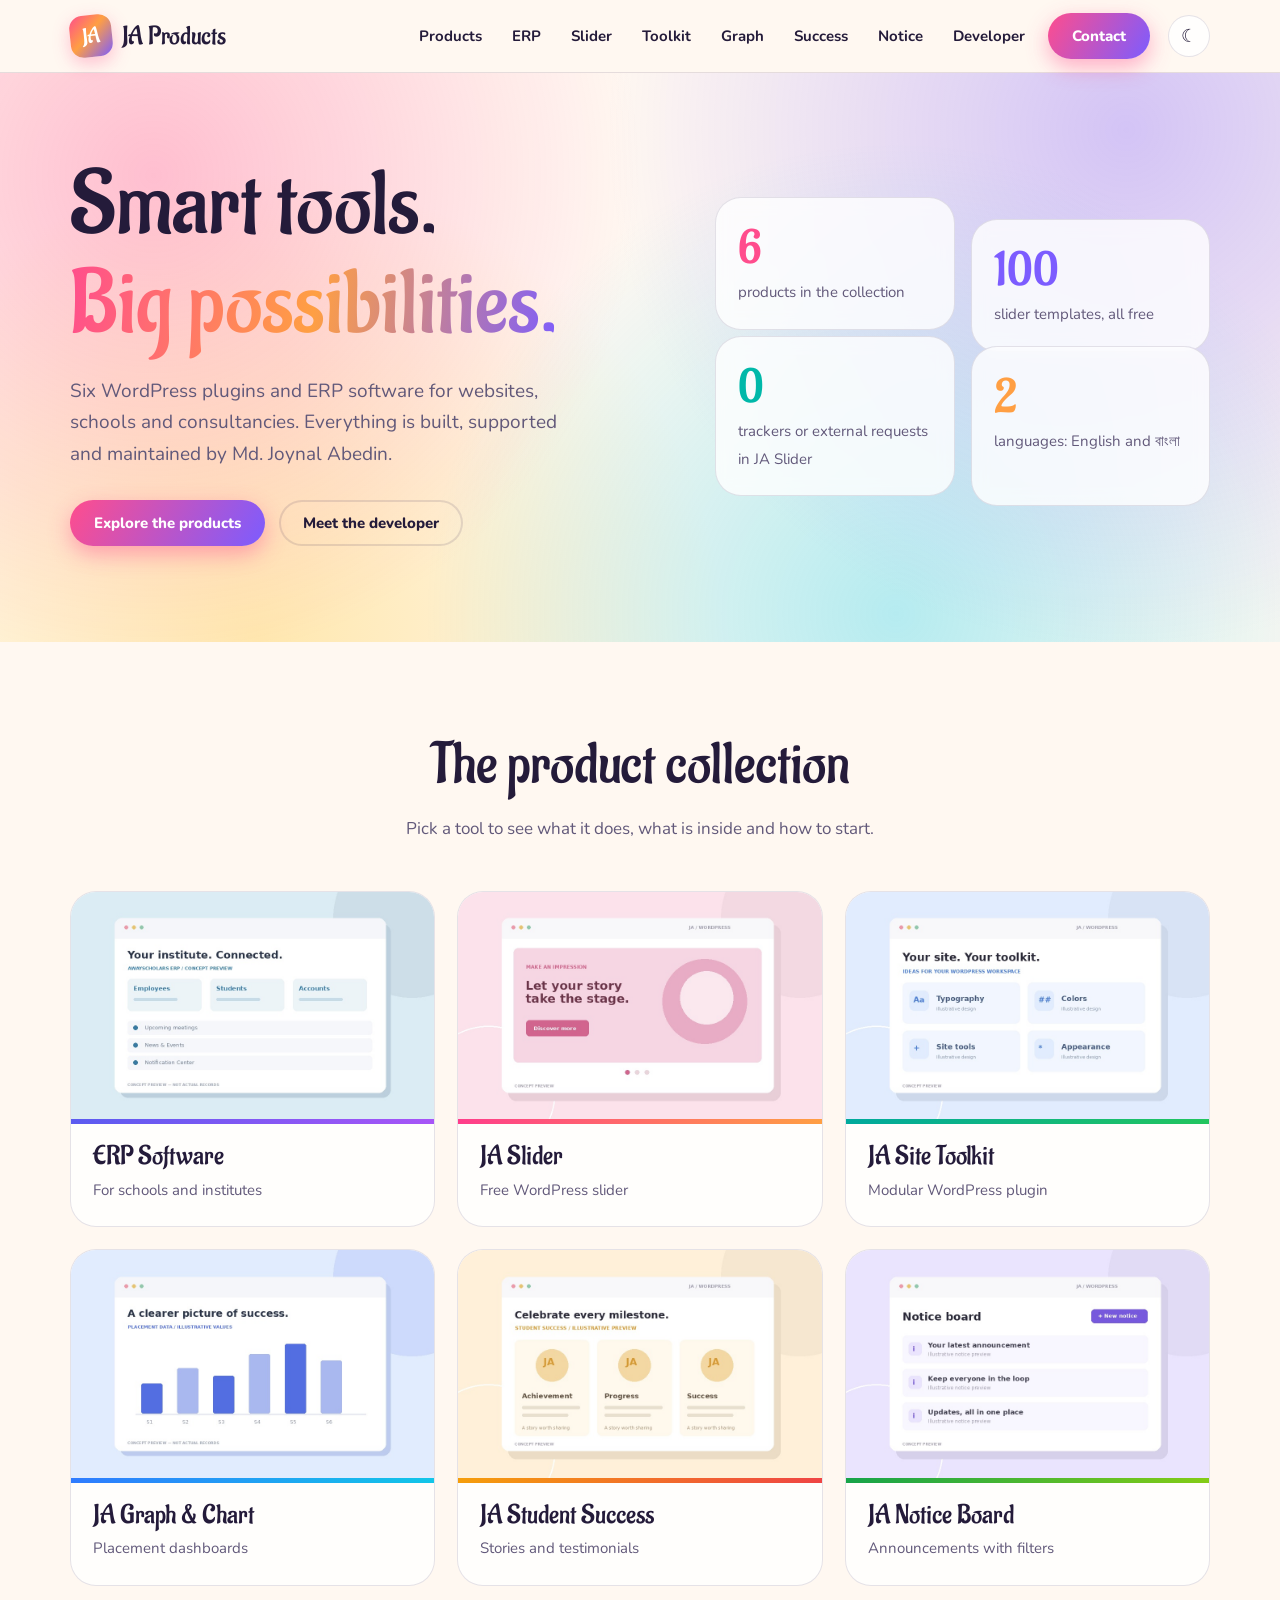
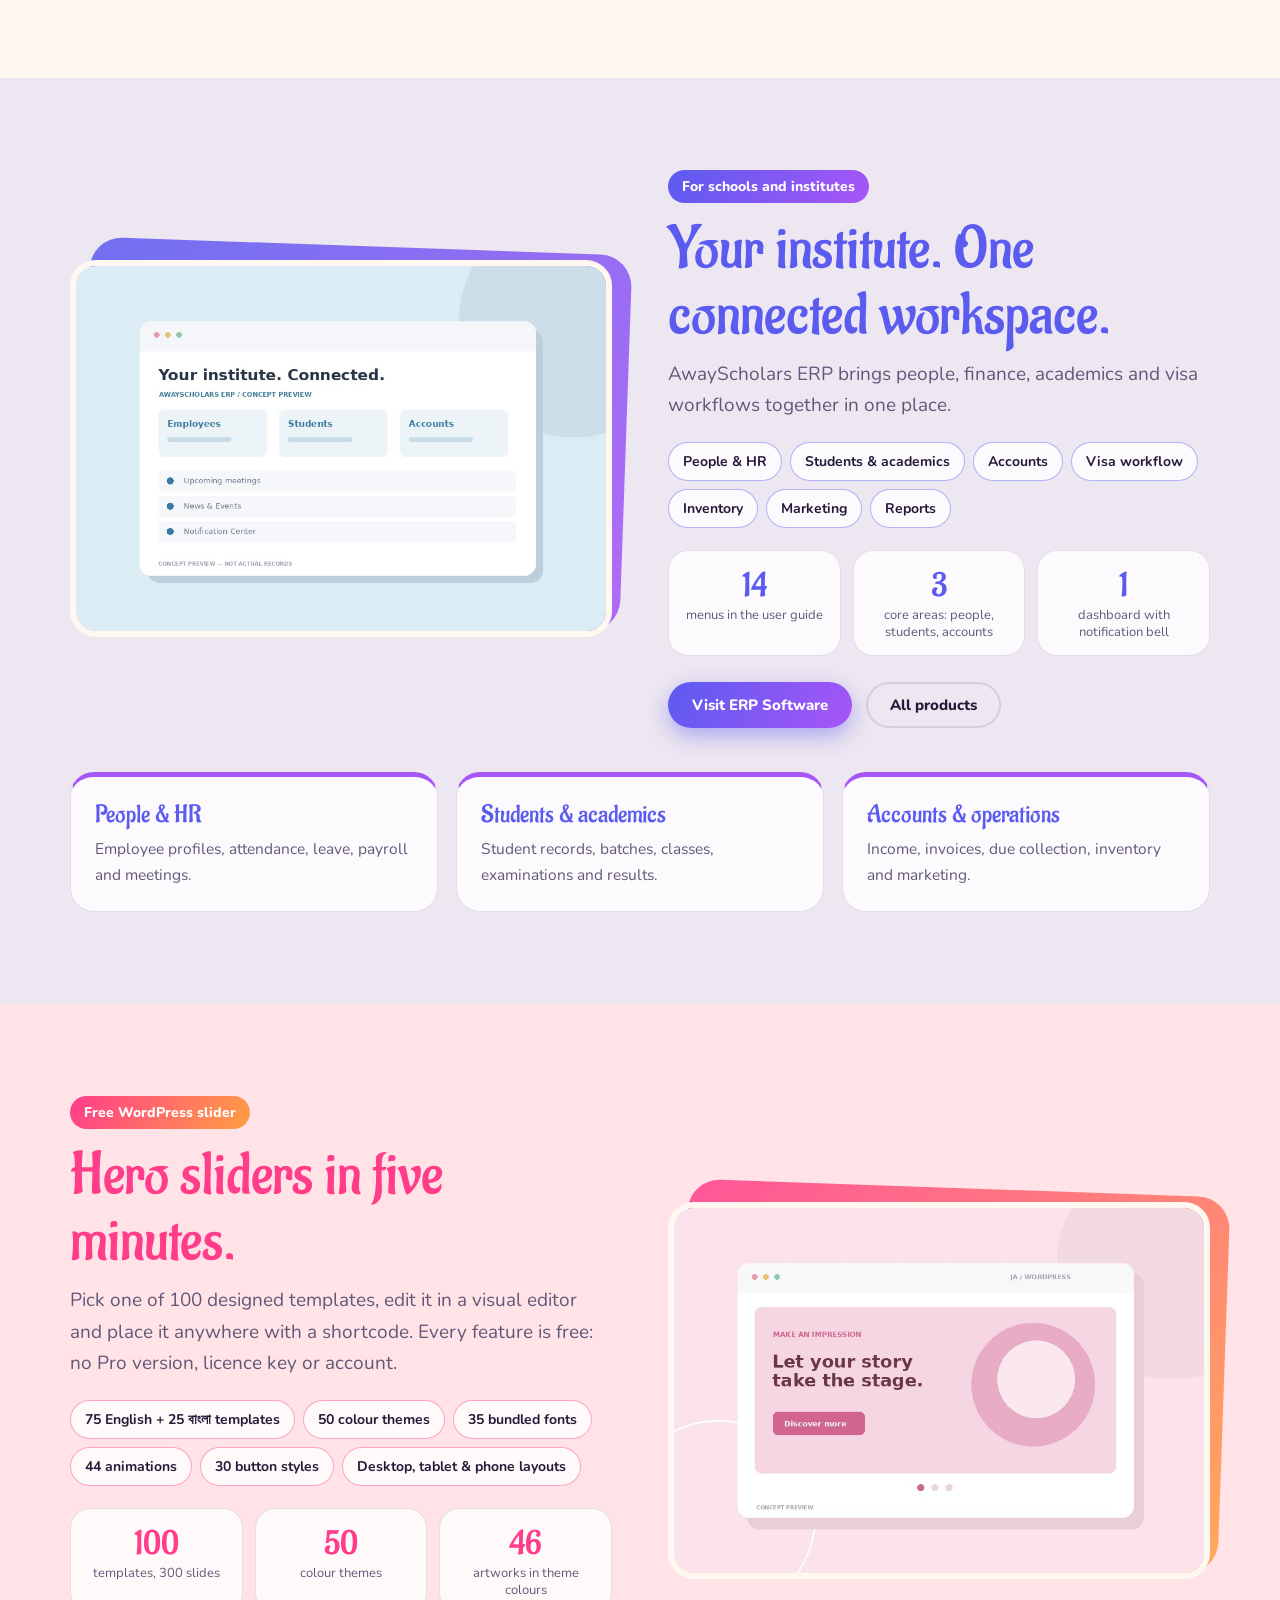
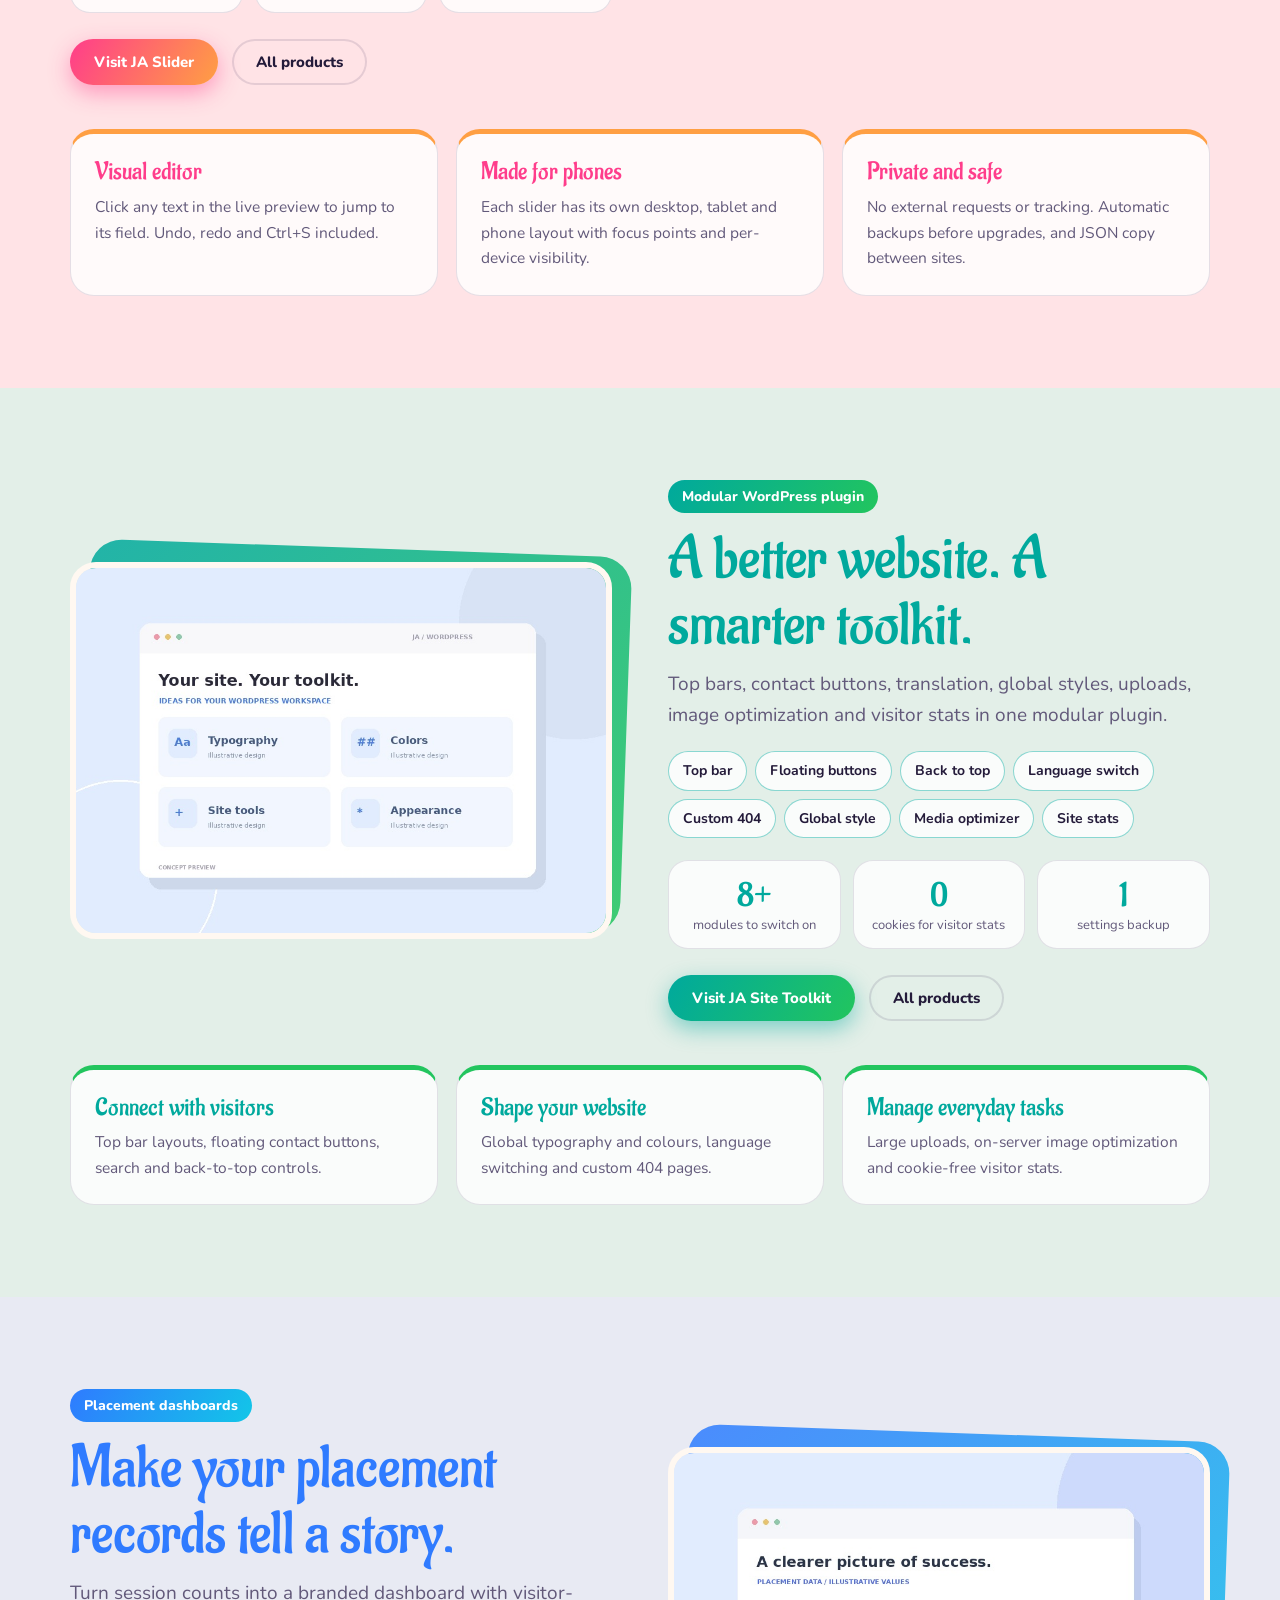
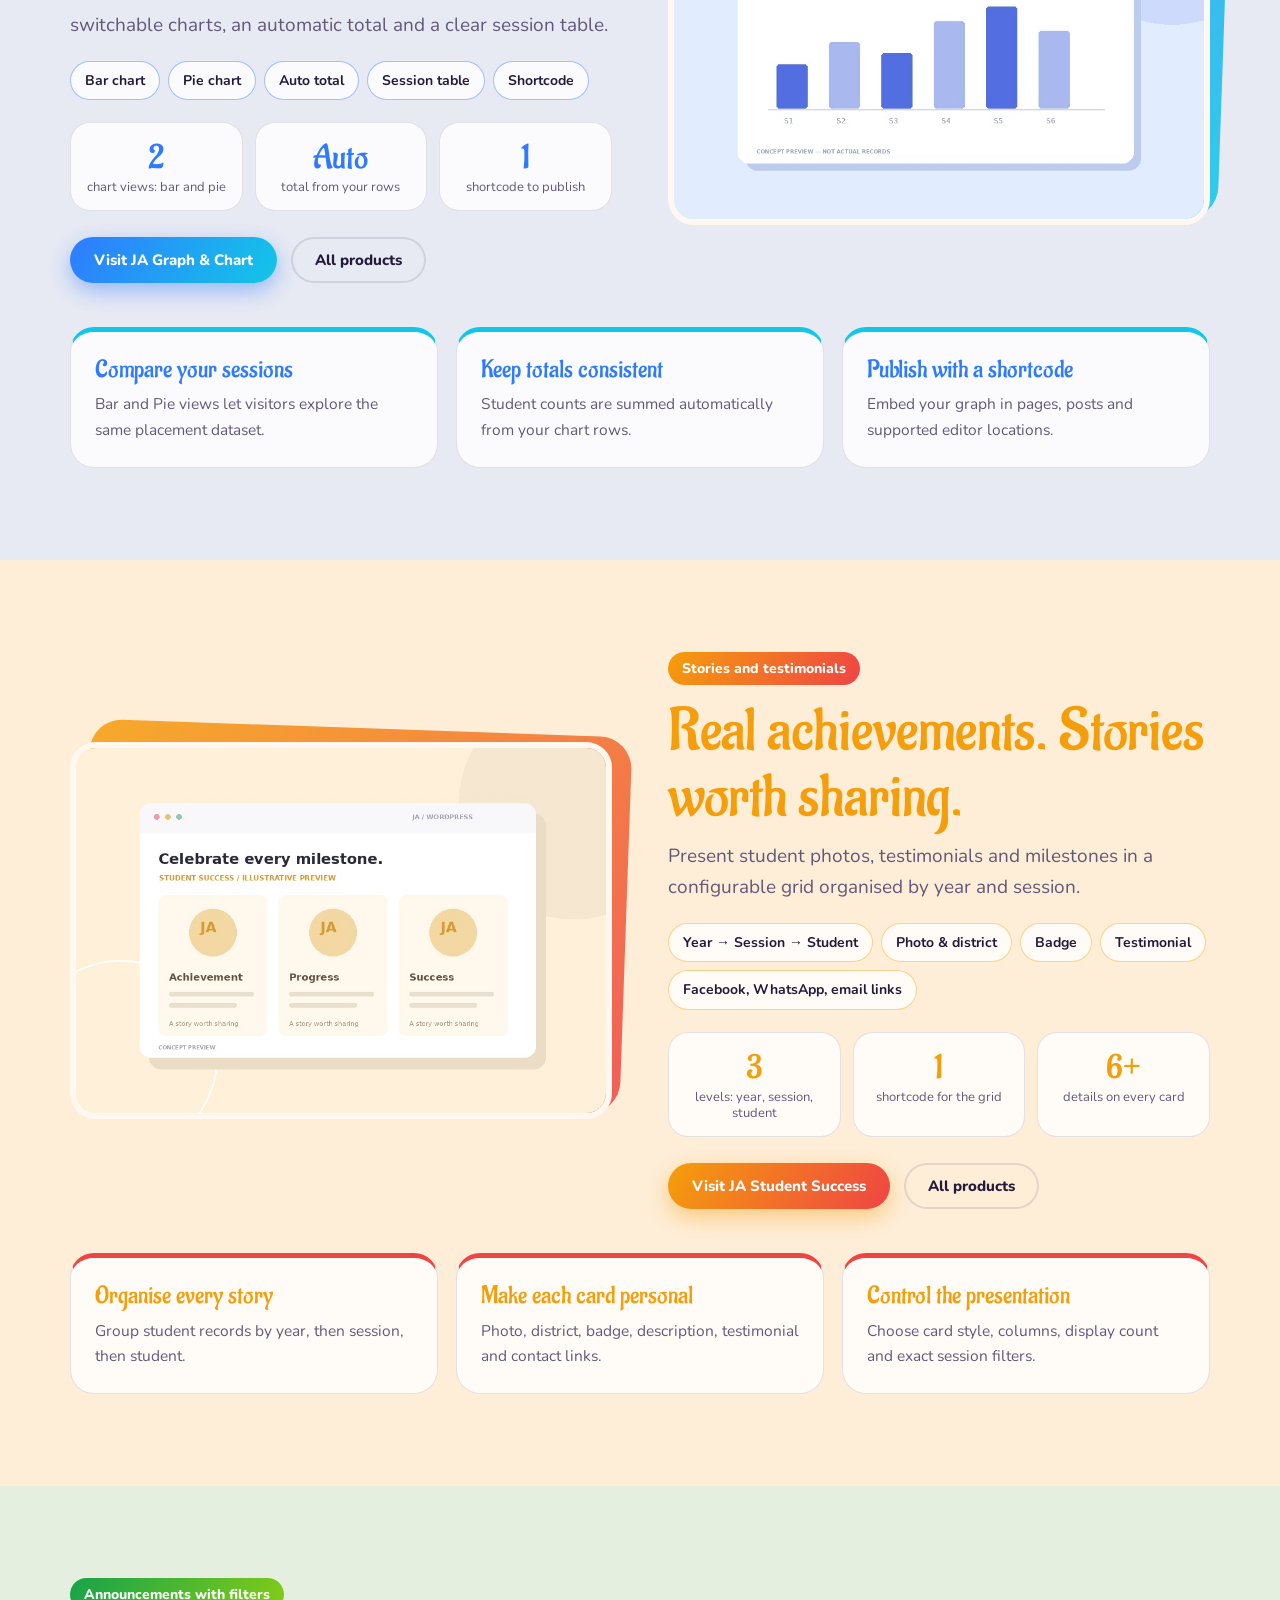
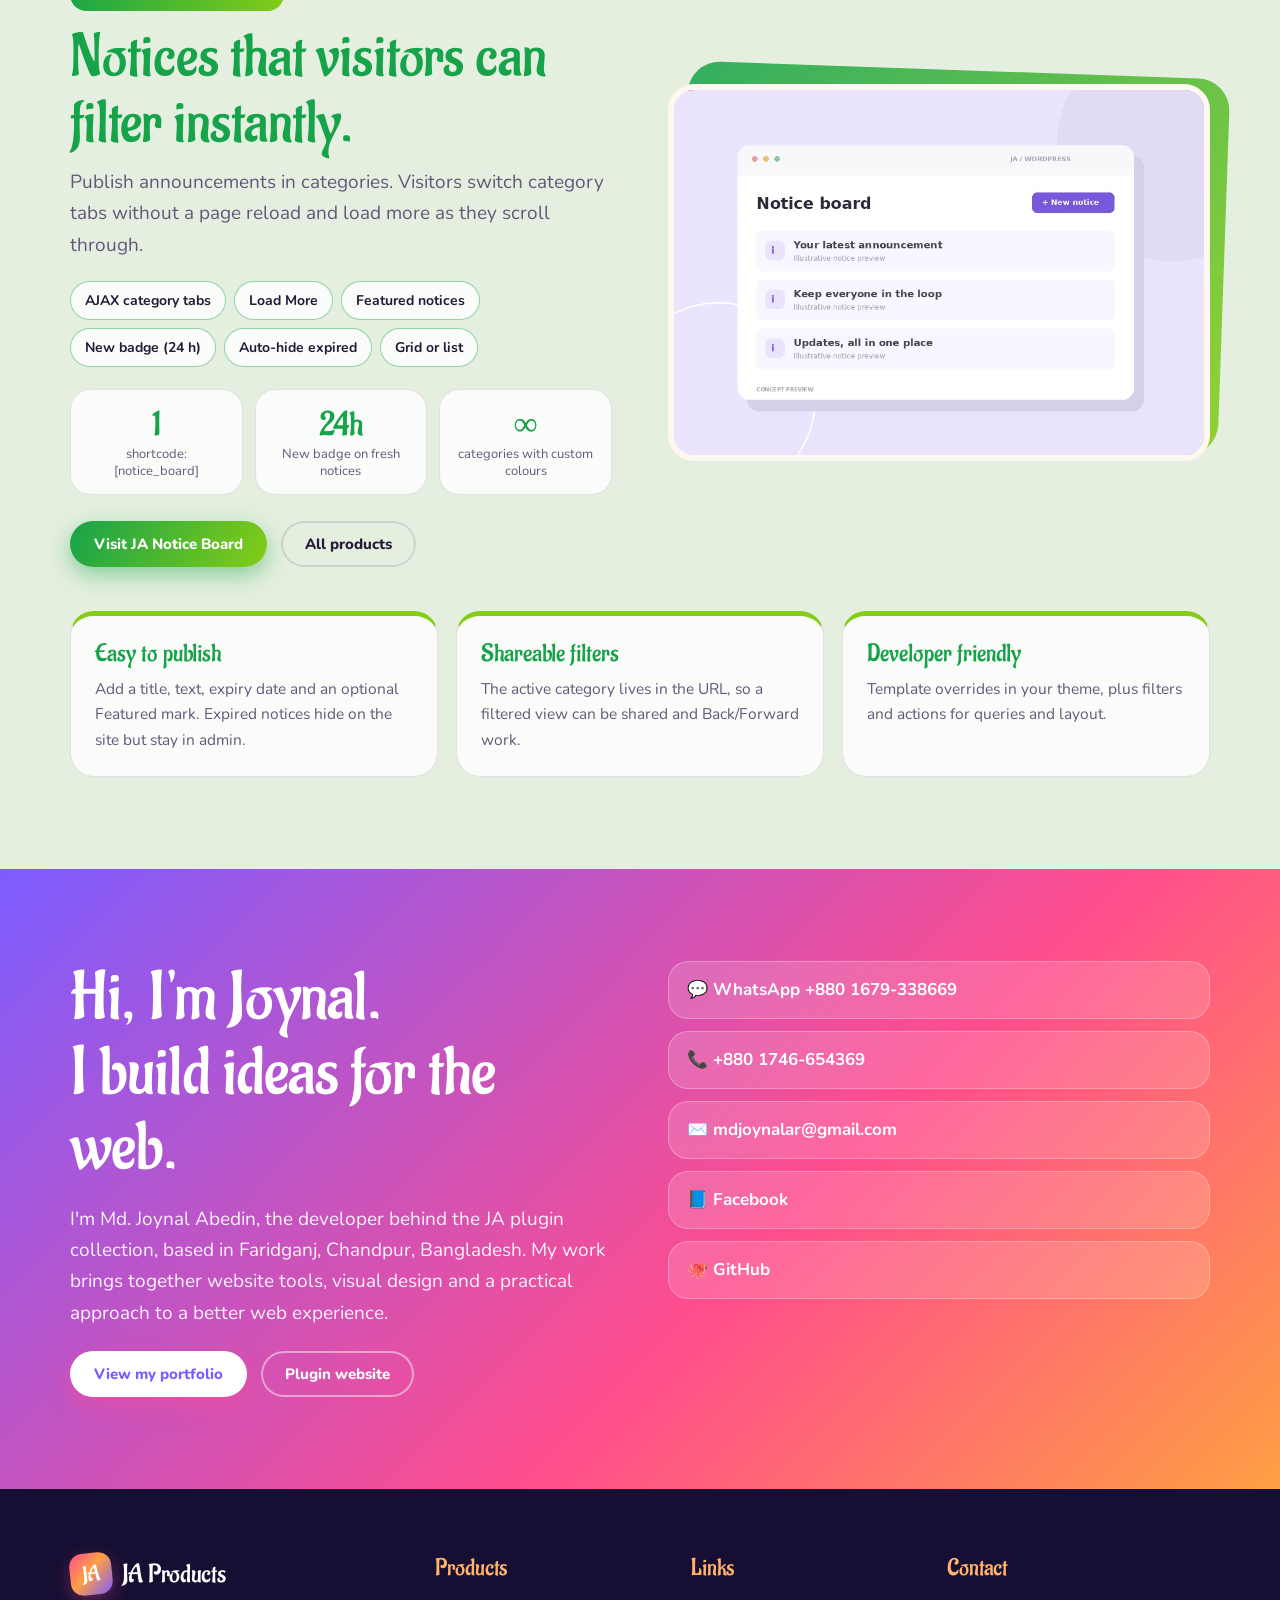
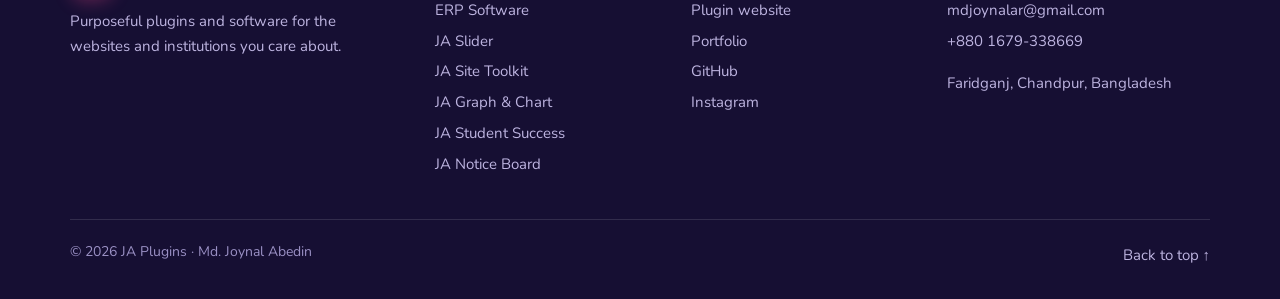
<file: index.html>
<!DOCTYPE html>
<html lang="en" data-theme="light"><head><meta charset="UTF-8">
<meta name="viewport" content="width=device-width, initial-scale=1, viewport-fit=cover">
<title>JA Products · WordPress Plugins & ERP Software</title>
<link href="https://fonts.googleapis.com/css2?family=Aladin&family=Nunito:wght@400;600;700;800&display=swap" rel="stylesheet">
<link rel="stylesheet" href="assets/style.css"></head><body>
<header><div class="wrap nav">
<a class="logo" href="#top" aria-label="JA Products home"><i>JA</i>JA Products</a>
<nav id="nav" aria-label="Main"><a href="#products">Products</a><a href="erp-software.html">ERP</a><a href="ja-slider.html">Slider</a><a href="ja-site-toolkit.html">Toolkit</a><a href="ja-graph-chart.html">Graph</a><a href="ja-student-success.html">Success</a><a href="ja-notice-board.html">Notice</a><a href="#developer">Developer</a><a class="btn" href="#contact" style="color:#fff;margin-left:6px">Contact</a></nav>
<button class="tg" id="tg" aria-label="Switch light or dark mode">☾</button><button class="mb" id="mb" aria-label="Open menu" aria-expanded="false">☰</button>
</div></header>
<main id="top">
<div class="hero"><div class="wrap"><div>
<h1>Smart tools.<br><em>Big possibilities.</em></h1>
<p>Six WordPress plugins and ERP software for websites, schools and consultancies. Everything is built, supported and maintained by Md. Joynal Abedin.</p>
<div class="row"><a class="btn" href="#products">Explore the products</a><a class="btn ghost" href="#developer">Meet the developer</a></div></div>
<div class="stats"><div class="stat" style="--c:#ff4d8d"><b>6</b><span>products in the collection</span></div><div class="stat" style="--c:#7c5cff"><b>100</b><span>slider templates, all free</span></div><div class="stat" style="--c:#00b8a9"><b>0</b><span>trackers or external requests in JA Slider</span></div><div class="stat" style="--c:#ff9f43"><b>2</b><span>languages: English and বাংলা</span></div></div>
</div></div>
<section id="products" style="--sbg:var(--bg)"><div class="wrap"><div class="head"><h2>The product collection</h2><p>Pick a tool to see what it does, what is inside and how to start.</p></div><div class="grid" id="cards"></div></div></section>
<div id="secs"></div>
<section id="developer" class="dev"><div class="wrap split"><div><h2>Hi, I'm Joynal.<br>I build ideas for the web.</h2><p style="font-size:19px;margin-top:18px">I'm Md. Joynal Abedin, the developer behind the JA plugin collection, based in Faridganj, Chandpur, Bangladesh. My work brings together website tools, visual design and a practical approach to a better web experience.</p><div class="row" style="margin-top:22px"><a class="btn" style="background:#fff;color:#7c5cff" href="https://joynalar.netlify.app/" target="_blank" rel="noopener">View my portfolio</a><a class="btn ghost" style="color:#fff;box-shadow:inset 0 0 0 2px #ffffff77" href="https://ja-plugin.netlify.app/" target="_blank" rel="noopener">Plugin website</a></div></div>
<div class="cl" id="contact"><a href="https://wa.me/8801679338669">💬 WhatsApp +880 1679-338669</a><a href="tel:+8801746654369">📞 +880 1746-654369</a><a href="mailto:mdjoynalar@gmail.com">✉️ mdjoynalar@gmail.com</a><a href="https://facebook.com/joynalar69">📘 Facebook</a><a href="https://github.com/joynalar69">🐙 GitHub</a></div></div></section>
</main>
<footer><div class="wrap"><div class="fg">
<div><a class="logo" href="#top" style="color:#fff;padding:0"><i>JA</i>JA Products</a><p style="margin-top:14px">Purposeful plugins and software for the websites and institutions you care about.</p></div>
<div><h4>Products</h4><a href="erp-software.html">ERP Software</a><a href="ja-slider.html">JA Slider</a><a href="ja-site-toolkit.html">JA Site Toolkit</a><a href="ja-graph-chart.html">JA Graph &amp; Chart</a><a href="ja-student-success.html">JA Student Success</a><a href="ja-notice-board.html">JA Notice Board</a></div>
<div><h4>Links</h4><a href="https://ja-plugin.netlify.app/" target="_blank" rel="noopener">Plugin website</a><a href="https://joynalar.netlify.app/" target="_blank" rel="noopener">Portfolio</a><a href="https://github.com/joynalar69">GitHub</a><a href="https://www.instagram.com/joynal.ar/">Instagram</a></div>
<div><h4>Contact</h4><a href="mailto:mdjoynalar@gmail.com">mdjoynalar@gmail.com</a><a href="tel:+8801679338669">+880 1679-338669</a><p>Faridganj, Chandpur, Bangladesh</p></div></div>
<div class="fb"><span>© 2026 JA Plugins · Md. Joynal Abedin</span><a href="#top" style="display:inline">Back to top ↑</a></div></div></footer>
<script>
var P=[{"id": "erp", "img": "images/01.jpg", "a": "#5b5bf0", "b": "#a855f7", "n": "ERP Software", "tag": "For schools and institutes", "t": "Your institute. One connected workspace.", "l": "AwayScholars ERP brings people, finance, academics and visa workflows together in one place.", "chips": ["People & HR", "Students & academics", "Accounts", "Visa workflow", "Inventory", "Marketing", "Reports"], "f": [["14", "menus in the user guide"], ["3", "core areas: people, students, accounts"], ["1", "dashboard with notification bell"]], "d": [["People & HR", "Employee profiles, attendance, leave, payroll and meetings."], ["Students & academics", "Student records, batches, classes, examinations and results."], ["Accounts & operations", "Income, invoices, due collection, inventory and marketing."]], "u": "https://ja-plugin.netlify.app/", "file": "erp-software.html"}, {"id": "slider", "img": "images/02.jpg", "a": "#ff3d8b", "b": "#ff9f43", "n": "JA Slider", "tag": "Free WordPress slider", "t": "Hero sliders in five minutes.", "l": "Pick one of 100 designed templates, edit it in a visual editor and place it anywhere with a shortcode. Every feature is free: no Pro version, licence key or account.", "chips": ["75 English + 25 বাংলা templates", "50 colour themes", "35 bundled fonts", "44 animations", "30 button styles", "Desktop, tablet & phone layouts"], "f": [["100", "templates, 300 slides"], ["50", "colour themes"], ["46", "artworks in theme colours"]], "d": [["Visual editor", "Click any text in the live preview to jump to its field. Undo, redo and Ctrl+S included."], ["Made for phones", "Each slider has its own desktop, tablet and phone layout with focus points and per-device visibility."], ["Private and safe", "No external requests or tracking. Automatic backups before upgrades, and JSON copy between sites."]], "u": "https://ja-plugin.netlify.app/", "file": "ja-slider.html"}, {"id": "toolkit", "img": "images/03.jpg", "a": "#00a99d", "b": "#22c55e", "n": "JA Site Toolkit", "tag": "Modular WordPress plugin", "t": "A better website. A smarter toolkit.", "l": "Top bars, contact buttons, translation, global styles, uploads, image optimization and visitor stats in one modular plugin.", "chips": ["Top bar", "Floating buttons", "Back to top", "Language switch", "Custom 404", "Global style", "Media optimizer", "Site stats"], "f": [["8+", "modules to switch on"], ["0", "cookies for visitor stats"], ["1", "settings backup"]], "d": [["Connect with visitors", "Top bar layouts, floating contact buttons, search and back-to-top controls."], ["Shape your website", "Global typography and colours, language switching and custom 404 pages."], ["Manage everyday tasks", "Large uploads, on-server image optimization and cookie-free visitor stats."]], "u": "https://ja-plugin.netlify.app/", "file": "ja-site-toolkit.html"}, {"id": "graph", "img": "images/04.jpg", "a": "#2f7bff", "b": "#12c6e8", "n": "JA Graph & Chart", "tag": "Placement dashboards", "t": "Make your placement records tell a story.", "l": "Turn session counts into a branded dashboard with visitor-switchable charts, an automatic total and a clear session table.", "chips": ["Bar chart", "Pie chart", "Auto total", "Session table", "Shortcode"], "f": [["2", "chart views: bar and pie"], ["Auto", "total from your rows"], ["1", "shortcode to publish"]], "d": [["Compare your sessions", "Bar and Pie views let visitors explore the same placement dataset."], ["Keep totals consistent", "Student counts are summed automatically from your chart rows."], ["Publish with a shortcode", "Embed your graph in pages, posts and supported editor locations."]], "u": "https://ja-plugin.netlify.app/", "file": "ja-graph-chart.html"}, {"id": "success", "img": "images/05.jpg", "a": "#f59e0b", "b": "#ef4444", "n": "JA Student Success", "tag": "Stories and testimonials", "t": "Real achievements. Stories worth sharing.", "l": "Present student photos, testimonials and milestones in a configurable grid organised by year and session.", "chips": ["Year → Session → Student", "Photo & district", "Badge", "Testimonial", "Facebook, WhatsApp, email links"], "f": [["3", "levels: year, session, student"], ["1", "shortcode for the grid"], ["6+", "details on every card"]], "d": [["Organise every story", "Group student records by year, then session, then student."], ["Make each card personal", "Photo, district, badge, description, testimonial and contact links."], ["Control the presentation", "Choose card style, columns, display count and exact session filters."]], "u": "https://ja-plugin.netlify.app/", "file": "ja-student-success.html"}, {"id": "notice", "img": "images/06.jpg", "a": "#16a34a", "b": "#84cc16", "n": "JA Notice Board", "tag": "Announcements with filters", "t": "Notices that visitors can filter instantly.", "l": "Publish announcements in categories. Visitors switch category tabs without a page reload and load more as they scroll through.", "chips": ["AJAX category tabs", "Load More", "Featured notices", "New badge (24 h)", "Auto-hide expired", "Grid or list"], "f": [["1", "shortcode: [notice_board]"], ["24h", "New badge on fresh notices"], ["∞", "categories with custom colours"]], "d": [["Easy to publish", "Add a title, text, expiry date and an optional Featured mark. Expired notices hide on the site but stay in admin."], ["Shareable filters", "The active category lives in the URL, so a filtered view can be shared and Back/Forward work."], ["Developer friendly", "Template overrides in your theme, plus filters and actions for queries and layout."]], "u": "https://ja-plugin.netlify.app/", "file": "ja-notice-board.html"}];
var c='',s='';
P.forEach(function(p,i){var st='--a:'+p.a+';--b:'+p.b;
c+='<a class="pc" href="#'+p.id+'" style="'+st+'"><img src="'+p.img+'" alt="'+p.n+' preview" loading="lazy"><div><h3>'+p.n+'</h3><p>'+p.tag+'</p></div></a>';
s+='<section class="pr" id="'+p.id+'" style="'+st+'"><div class="wrap"><div class="split"><div class="shot"><img src="'+p.img+'" alt="'+p.n+' illustration" loading="lazy"></div><div><span class="tag">'+p.tag+'</span><h2>'+p.t+'</h2><p class="lead">'+p.l+'</p><ul class="chips">'+p.chips.map(function(x){return'<li>'+x+'</li>'}).join('')+'</ul><div class="facts">'+p.f.map(function(x){return'<div><b>'+x[0]+'</b><span>'+x[1]+'</span></div>'}).join('')+'</div><div class="row"><a class="btn" href="'+p.file+'">Visit '+p.n+'</a><a class="btn ghost" href="#products">All products</a></div></div></div><div class="det">'+p.d.map(function(x){return'<article><h3>'+x[0]+'</h3><p>'+x[1]+'</p></article>'}).join('')+'</div></div></section>'});
document.getElementById('cards').innerHTML=c;document.getElementById('secs').innerHTML=s;
var R=document.documentElement,T=document.getElementById('tg'),N=document.getElementById('nav'),M=document.getElementById('mb');
function set(m){R.setAttribute('data-theme',m);T.textContent=m=='dark'?'☀':'☾';try{localStorage.setItem('ja-theme',m)}catch(e){}}
try{var sv=localStorage.getItem('ja-theme');if(sv)set(sv)}catch(e){}
T.onclick=function(){set(R.getAttribute('data-theme')=='dark'?'light':'dark')};
M.onclick=function(){var o=N.classList.toggle('open');M.setAttribute('aria-expanded',o)};
N.addEventListener('click',function(e){if(e.target.tagName=='A'){N.classList.remove('open');M.setAttribute('aria-expanded',false)}});
</script></body></html>
</file>
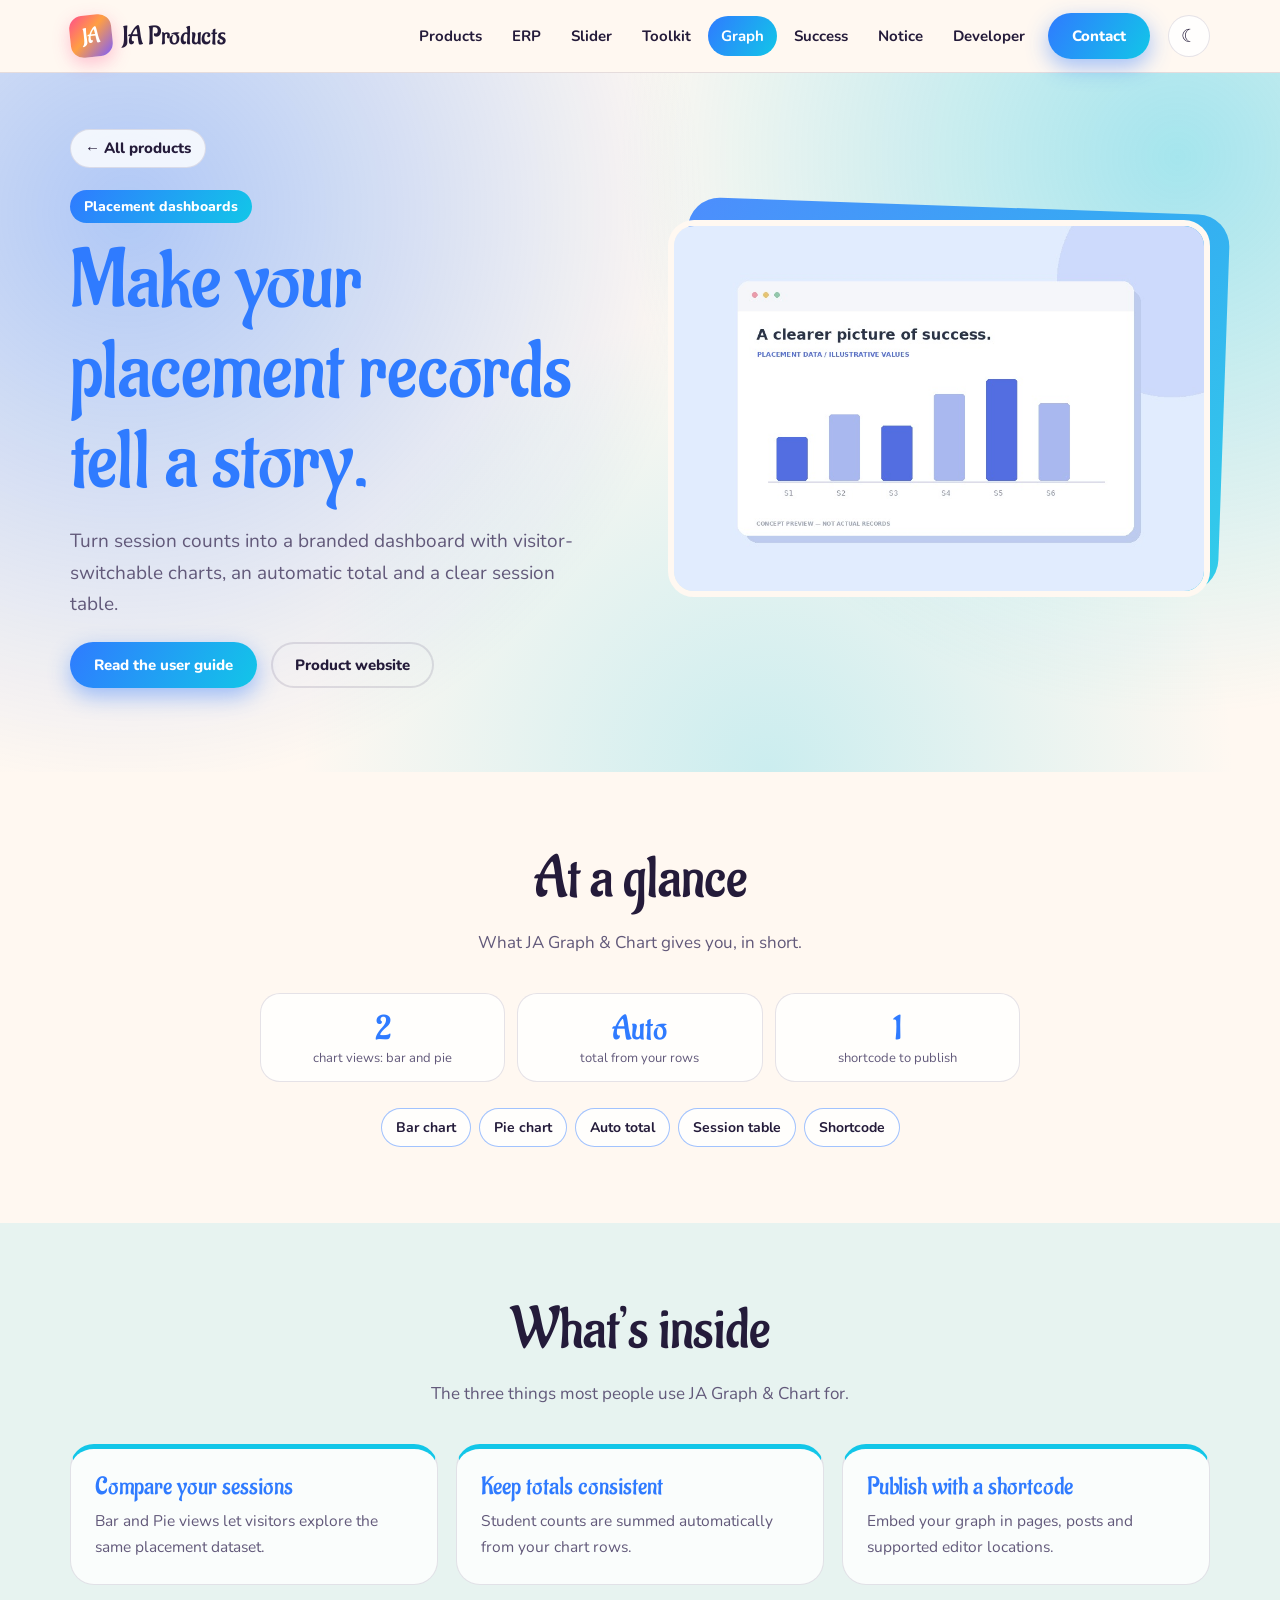
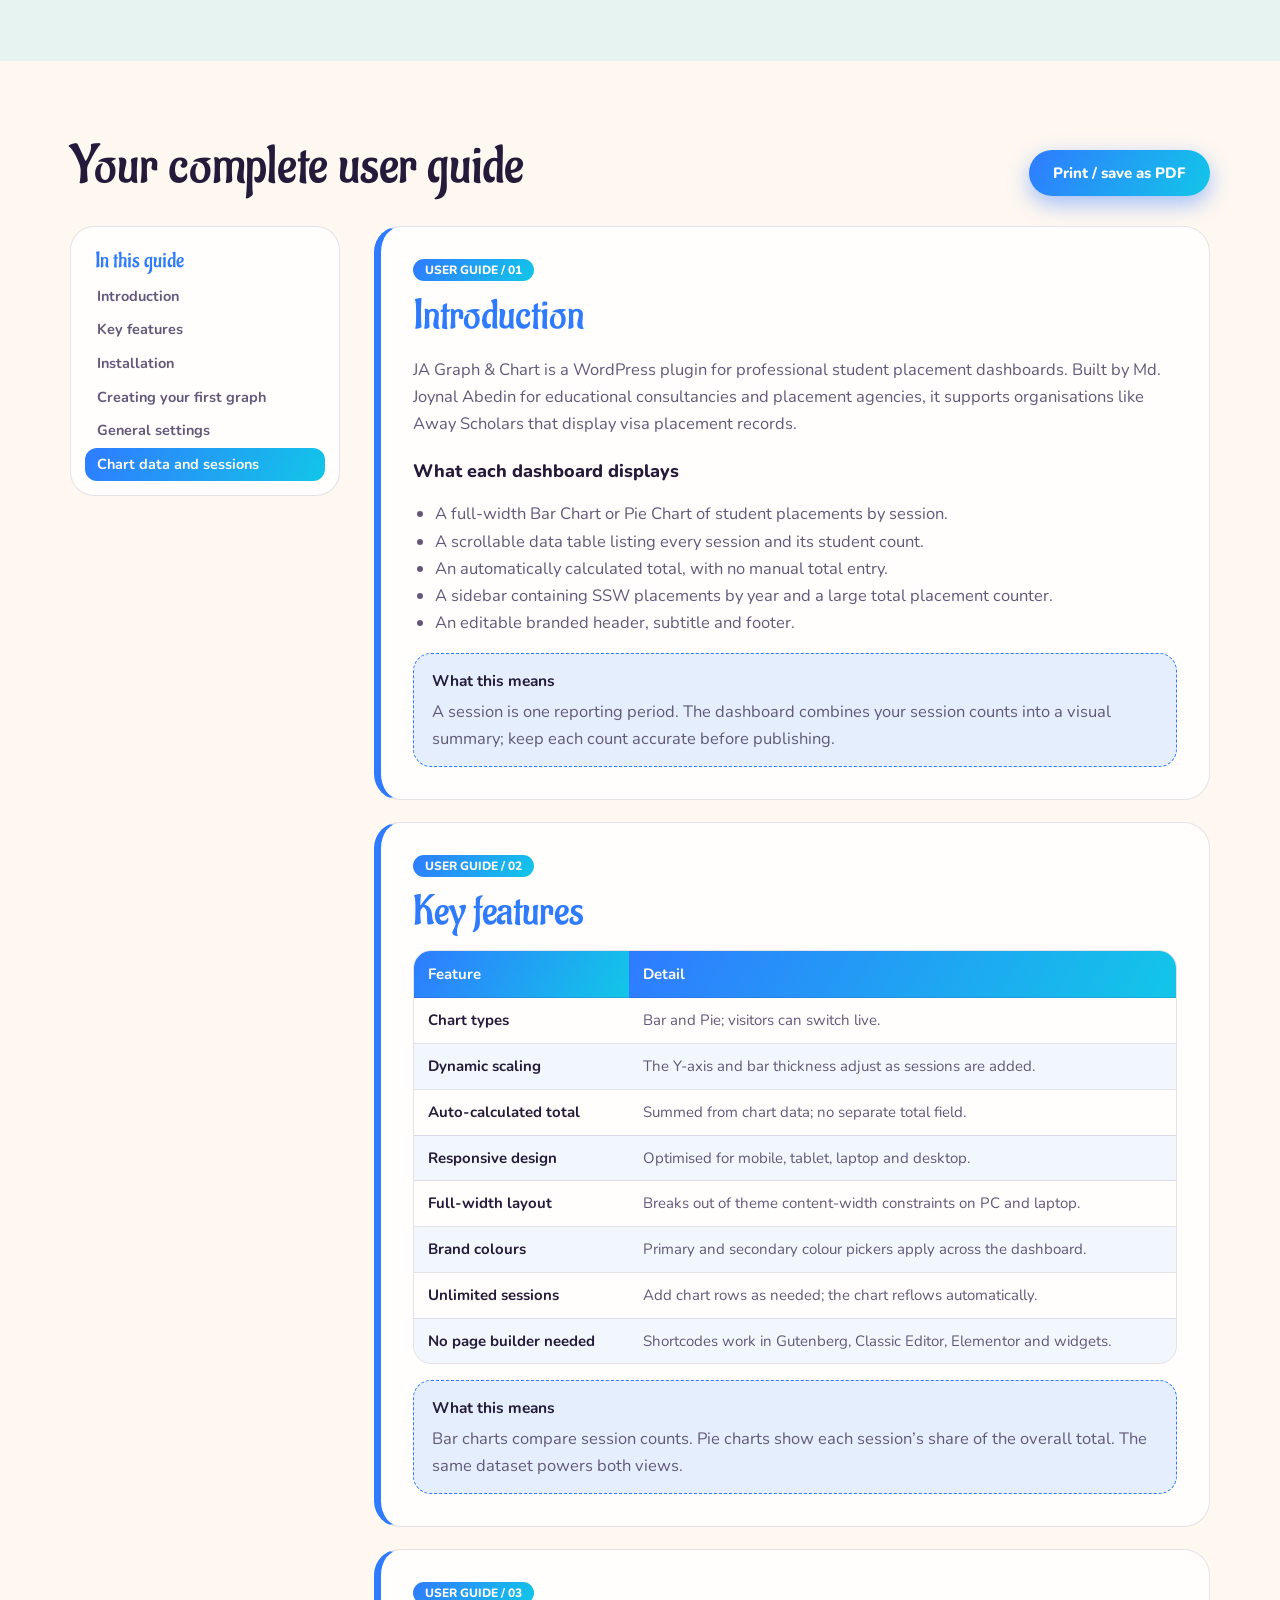
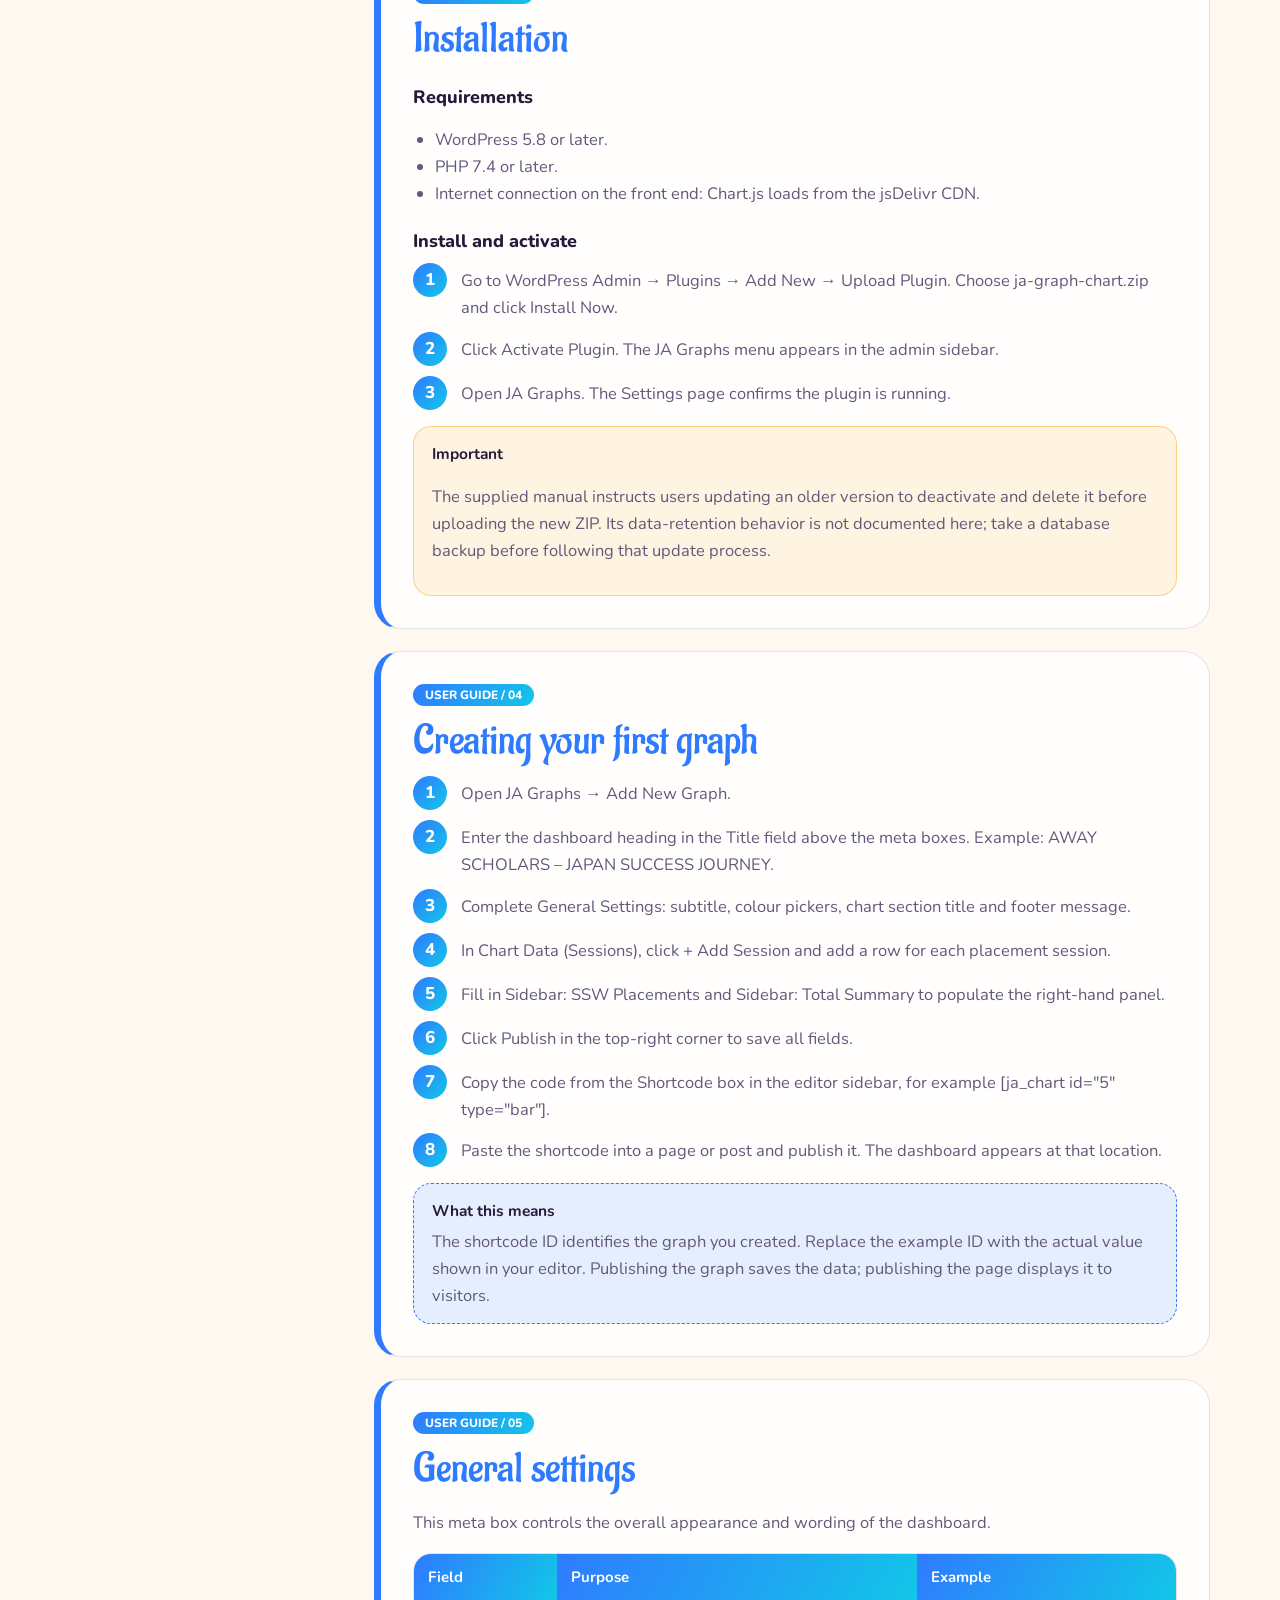
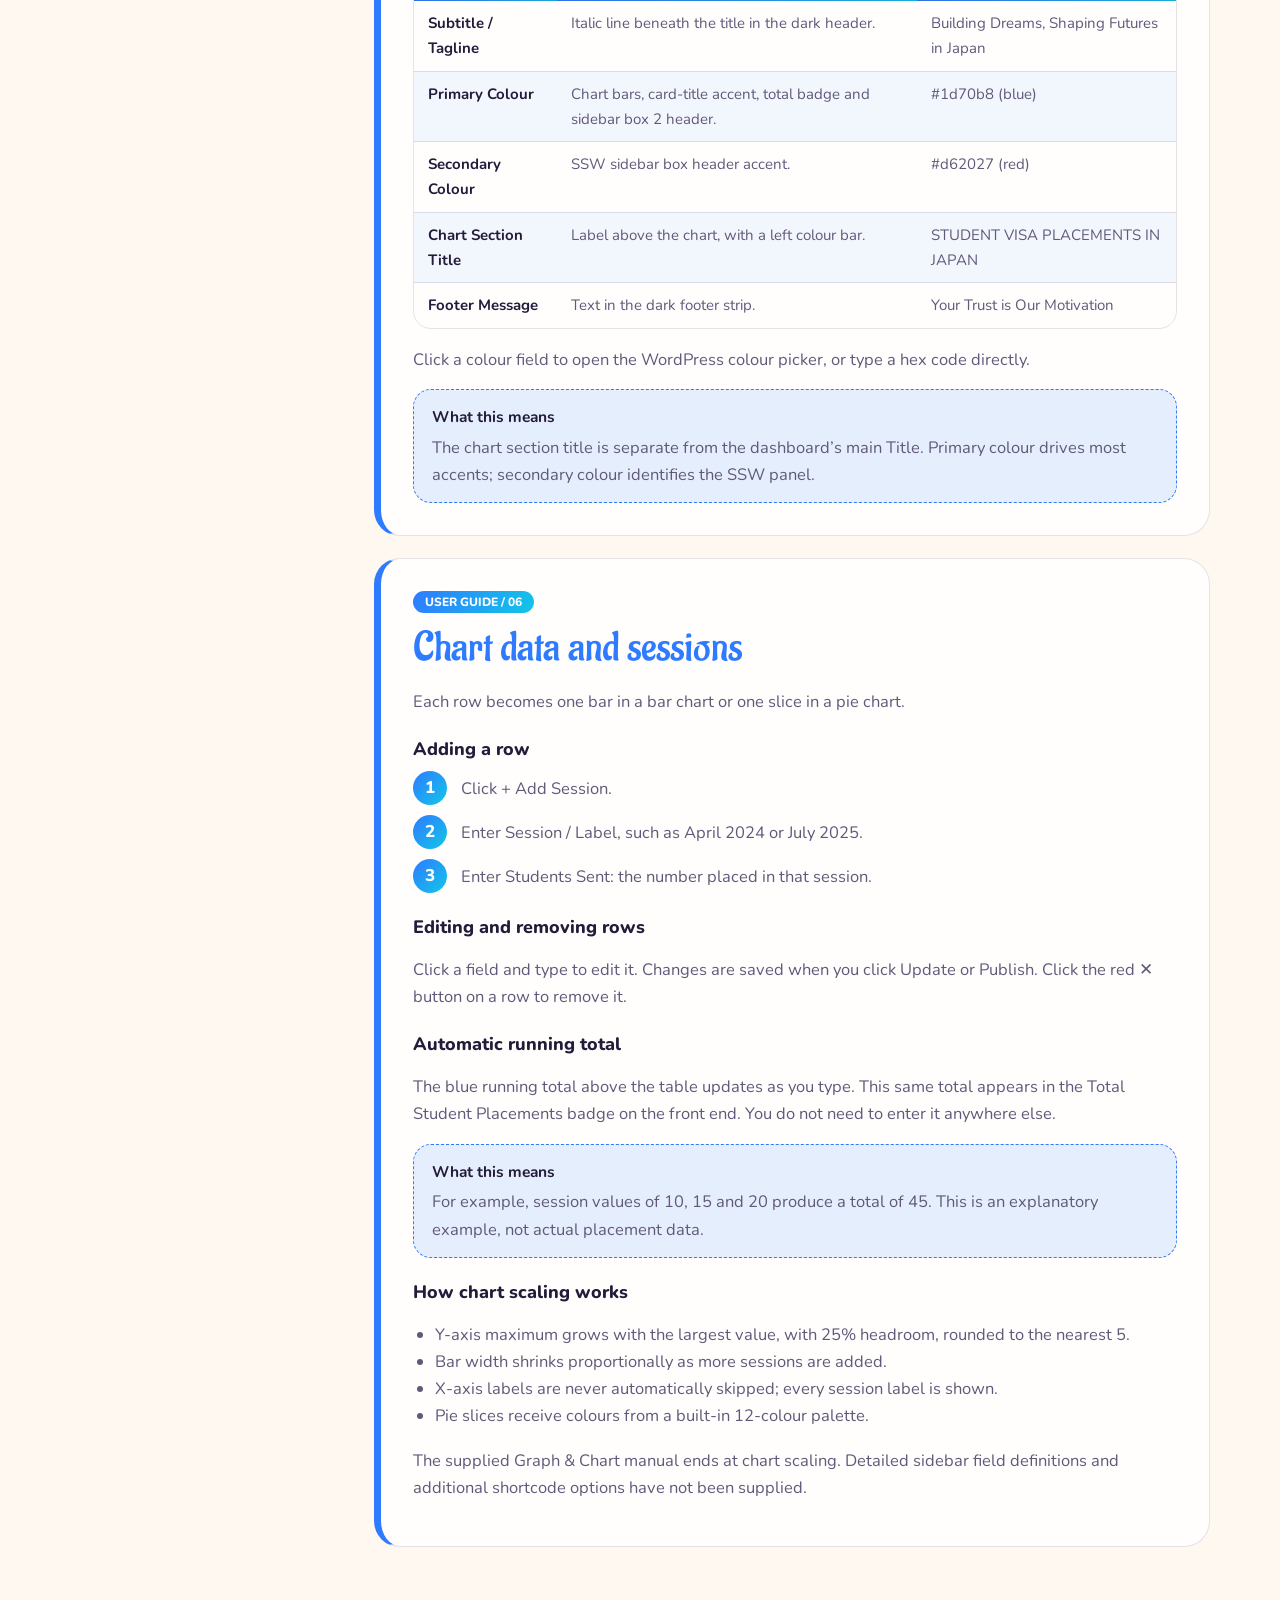
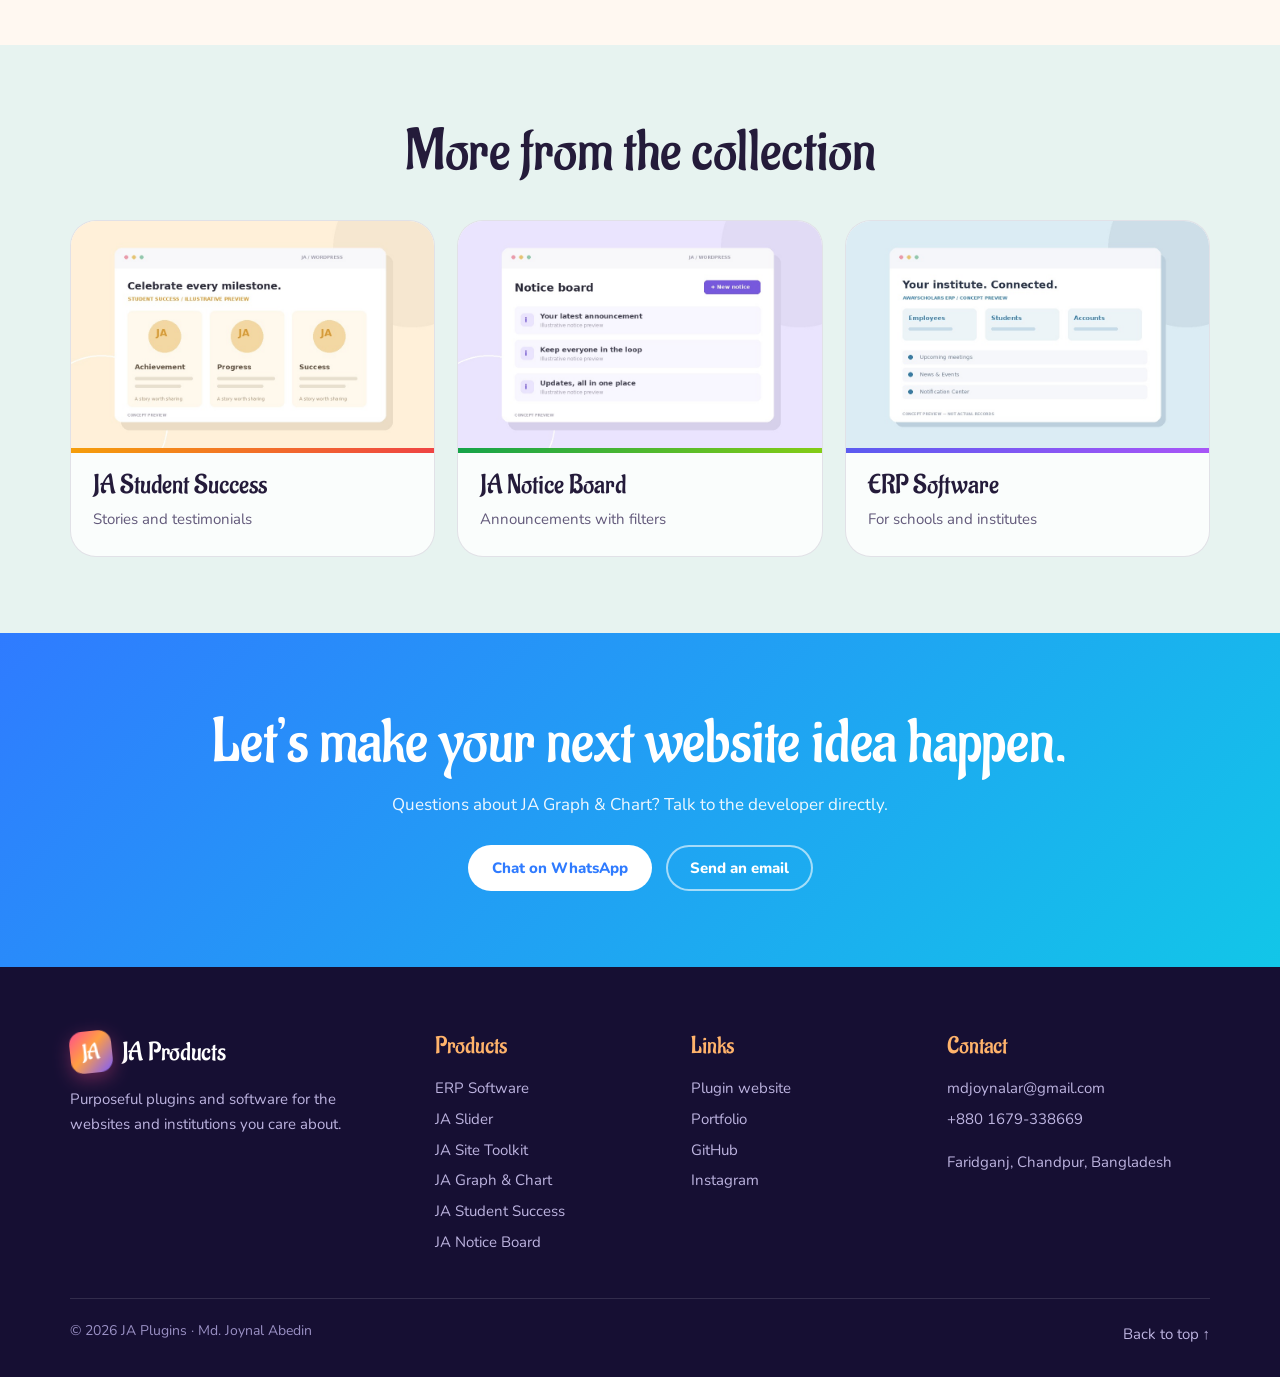
<file: ja-graph-chart.html>
<!DOCTYPE html>
<html lang="en" data-theme="light"><head><meta charset="UTF-8"><meta name="viewport" content="width=device-width, initial-scale=1, viewport-fit=cover">
<title>JA Graph &amp; Chart · JA Products</title><meta name="description" content="Turn session counts into a branded dashboard with visitor-switchable charts, an automatic total and a clear session table.">
<link href="https://fonts.googleapis.com/css2?family=Aladin&family=Nunito:wght@400;600;700;800&display=swap" rel="stylesheet">
<link rel="stylesheet" href="assets/style.css"></head><body style="--a:#2f7bff;--b:#12c6e8">
<header><div class="wrap nav"><a class="logo" href="index.html" aria-label="JA Products home"><i>JA</i>JA Products</a><nav id="nav" aria-label="Main"><a href="index.html#products">Products</a><a href="erp-software.html">ERP</a><a href="ja-slider.html">Slider</a><a href="ja-site-toolkit.html">Toolkit</a><a href="ja-graph-chart.html" aria-current="page">Graph</a><a href="ja-student-success.html">Success</a><a href="ja-notice-board.html">Notice</a><a href="index.html#developer">Developer</a><a class="btn" href="index.html#contact" style="color:#fff;margin-left:6px">Contact</a></nav><button class="tg" id="tg" aria-label="Switch light or dark mode">&#9790;</button><button class="mb" id="mb" aria-label="Open menu" aria-expanded="false">&#9776;</button></div></header>
<main id="top">
<div class="ph"><div class="wrap split"><div><a class="crumb" href="index.html#products">&larr; All products</a><br><span class="tag">Placement dashboards</span><h1>Make your placement records tell a story.</h1><p class="lead" style="font-size:19px;color:var(--mut);max-width:520px">Turn session counts into a branded dashboard with visitor-switchable charts, an automatic total and a clear session table.</p><div class="row" style="margin-top:22px"><a class="btn" href="#guide">Read the user guide</a><a class="btn ghost" href="https://ja-plugin.netlify.app/" target="_blank" rel="noopener">Product website</a></div></div>
<div class="shot"><img src="images/04.jpg" alt="JA Graph &amp; Chart illustration"></div></div></div>
<section class="sec c2"><div class="wrap"><div class="head"><h2>At a glance</h2><p>What JA Graph &amp; Chart gives you, in short.</p></div><div class="facts" style="max-width:760px;margin:0 auto 26px"><div><b>2</b><span>chart views: bar and pie</span></div><div><b>Auto</b><span>total from your rows</span></div><div><b>1</b><span>shortcode to publish</span></div></div><ul class="chips" style="justify-content:center;max-width:860px;margin:0 auto"><li>Bar chart</li><li>Pie chart</li><li>Auto total</li><li>Session table</li><li>Shortcode</li></ul></div></section>
<section class="sec c1"><div class="wrap"><div class="head"><h2>What&rsquo;s inside</h2><p>The three things most people use JA Graph &amp; Chart for.</p></div><div class="det"><article><h3>Compare your sessions</h3><p>Bar and Pie views let visitors explore the same placement dataset.</p></article><article><h3>Keep totals consistent</h3><p>Student counts are summed automatically from your chart rows.</p></article><article><h3>Publish with a shortcode</h3><p>Embed your graph in pages, posts and supported editor locations.</p></article></div></div></section>
<section class="sec c2" id="guide"><div class="wrap"><div class="gh"><h2>Your complete user guide</h2><button class="btn pbtn" onclick="window.print()">Print / save as PDF</button></div>
<div class="gd"><aside class="toc" aria-label="Guide sections"><b>In this guide</b><a href="#section-0">Introduction</a><a href="#section-1">Key features</a><a href="#section-2">Installation</a><a href="#section-3">Creating your first graph</a><a href="#section-4">General settings</a><a href="#section-5">Chart data and sessions</a></aside><div><section class="manual-section" id="section-0"><div class="section-number">USER GUIDE / 01</div><h2>Introduction</h2><p>JA Graph &amp; Chart is a WordPress plugin for professional student placement dashboards. Built by Md. Joynal Abedin for educational consultancies and placement agencies, it supports organisations like Away Scholars that display visa placement records.</p><h3>What each dashboard displays</h3><ul><li>A full-width Bar Chart or Pie Chart of student placements by session.</li><li>A scrollable data table listing every session and its student count.</li><li>An automatically calculated total, with no manual total entry.</li><li>A sidebar containing SSW placements by year and a large total placement counter.</li><li>An editable branded header, subtitle and footer.</li></ul><aside class="explain"><strong>What this means</strong><p>A session is one reporting period. The dashboard combines your session counts into a visual summary; keep each count accurate before publishing.</p></aside></section><section class="manual-section" id="section-1"><div class="section-number">USER GUIDE / 02</div><h2>Key features</h2><div class="tablewrap"><table><thead><tr><th>Feature</th><th>Detail</th></tr></thead><tbody><tr><td>Chart types</td><td>Bar and Pie; visitors can switch live.</td></tr><tr><td>Dynamic scaling</td><td>The Y-axis and bar thickness adjust as sessions are added.</td></tr><tr><td>Auto-calculated total</td><td>Summed from chart data; no separate total field.</td></tr><tr><td>Responsive design</td><td>Optimised for mobile, tablet, laptop and desktop.</td></tr><tr><td>Full-width layout</td><td>Breaks out of theme content-width constraints on PC and laptop.</td></tr><tr><td>Brand colours</td><td>Primary and secondary colour pickers apply across the dashboard.</td></tr><tr><td>Unlimited sessions</td><td>Add chart rows as needed; the chart reflows automatically.</td></tr><tr><td>No page builder needed</td><td>Shortcodes work in Gutenberg, Classic Editor, Elementor and widgets.</td></tr></tbody></table></div><aside class="explain"><strong>What this means</strong><p>Bar charts compare session counts. Pie charts show each session’s share of the overall total. The same dataset powers both views.</p></aside></section><section class="manual-section" id="section-2"><div class="section-number">USER GUIDE / 03</div><h2>Installation</h2><h3>Requirements</h3><ul><li>WordPress 5.8 or later.</li><li>PHP 7.4 or later.</li><li>Internet connection on the front end: Chart.js loads from the jsDelivr CDN.</li></ul><h3>Install and activate</h3><div class="step"><span>1</span><p>Go to WordPress Admin → Plugins → Add New → Upload Plugin. Choose ja-graph-chart.zip and click Install Now.</p></div><div class="step"><span>2</span><p>Click Activate Plugin. The JA Graphs menu appears in the admin sidebar.</p></div><div class="step"><span>3</span><p>Open JA Graphs. The Settings page confirms the plugin is running.</p></div><div class="warning"><strong>Important</strong><p>The supplied manual instructs users updating an older version to deactivate and delete it before uploading the new ZIP. Its data-retention behavior is not documented here; take a database backup before following that update process.</p></div></section><section class="manual-section" id="section-3"><div class="section-number">USER GUIDE / 04</div><h2>Creating your first graph</h2><div class="step"><span>1</span><p>Open JA Graphs → Add New Graph.</p></div><div class="step"><span>2</span><p>Enter the dashboard heading in the Title field above the meta boxes. Example: AWAY SCHOLARS – JAPAN SUCCESS JOURNEY.</p></div><div class="step"><span>3</span><p>Complete General Settings: subtitle, colour pickers, chart section title and footer message.</p></div><div class="step"><span>4</span><p>In Chart Data (Sessions), click + Add Session and add a row for each placement session.</p></div><div class="step"><span>5</span><p>Fill in Sidebar: SSW Placements and Sidebar: Total Summary to populate the right-hand panel.</p></div><div class="step"><span>6</span><p>Click Publish in the top-right corner to save all fields.</p></div><div class="step"><span>7</span><p>Copy the code from the Shortcode box in the editor sidebar, for example [ja_chart id=&quot;5&quot; type=&quot;bar&quot;].</p></div><div class="step"><span>8</span><p>Paste the shortcode into a page or post and publish it. The dashboard appears at that location.</p></div><aside class="explain"><strong>What this means</strong><p>The shortcode ID identifies the graph you created. Replace the example ID with the actual value shown in your editor. Publishing the graph saves the data; publishing the page displays it to visitors.</p></aside></section><section class="manual-section" id="section-4"><div class="section-number">USER GUIDE / 05</div><h2>General settings</h2><p>This meta box controls the overall appearance and wording of the dashboard.</p><div class="tablewrap"><table><thead><tr><th>Field</th><th>Purpose</th><th>Example</th></tr></thead><tbody><tr><td>Subtitle / Tagline</td><td>Italic line beneath the title in the dark header.</td><td>Building Dreams, Shaping Futures in Japan</td></tr><tr><td>Primary Colour</td><td>Chart bars, card-title accent, total badge and sidebar box 2 header.</td><td>#1d70b8 (blue)</td></tr><tr><td>Secondary Colour</td><td>SSW sidebar box header accent.</td><td>#d62027 (red)</td></tr><tr><td>Chart Section Title</td><td>Label above the chart, with a left colour bar.</td><td>STUDENT VISA PLACEMENTS IN JAPAN</td></tr><tr><td>Footer Message</td><td>Text in the dark footer strip.</td><td>Your Trust is Our Motivation</td></tr></tbody></table></div><p>Click a colour field to open the WordPress colour picker, or type a hex code directly.</p><aside class="explain"><strong>What this means</strong><p>The chart section title is separate from the dashboard’s main Title. Primary colour drives most accents; secondary colour identifies the SSW panel.</p></aside></section><section class="manual-section" id="section-5"><div class="section-number">USER GUIDE / 06</div><h2>Chart data and sessions</h2><p>Each row becomes one bar in a bar chart or one slice in a pie chart.</p><h3>Adding a row</h3><div class="step"><span>1</span><p>Click + Add Session.</p></div><div class="step"><span>2</span><p>Enter Session / Label, such as April 2024 or July 2025.</p></div><div class="step"><span>3</span><p>Enter Students Sent: the number placed in that session.</p></div><h3>Editing and removing rows</h3><p>Click a field and type to edit it. Changes are saved when you click Update or Publish. Click the red ✕ button on a row to remove it.</p><h3>Automatic running total</h3><p>The blue running total above the table updates as you type. This same total appears in the Total Student Placements badge on the front end. You do not need to enter it anywhere else.</p><aside class="explain"><strong>What this means</strong><p>For example, session values of 10, 15 and 20 produce a total of 45. This is an explanatory example, not actual placement data.</p></aside><h3>How chart scaling works</h3><ul><li>Y-axis maximum grows with the largest value, with 25% headroom, rounded to the nearest 5.</li><li>Bar width shrinks proportionally as more sessions are added.</li><li>X-axis labels are never automatically skipped; every session label is shown.</li><li>Pie slices receive colours from a built-in 12-colour palette.</li></ul><p>The supplied Graph &amp; Chart manual ends at chart scaling. Detailed sidebar field definitions and additional shortcode options have not been supplied.</p></section></div></div></div></section>
<section class="sec c1"><div class="wrap"><div class="head"><h2>More from the collection</h2></div><div class="grid"><a class="pc" href="ja-student-success.html" style="--a:#f59e0b;--b:#ef4444"><img src="images/05.jpg" alt="JA Student Success preview" loading="lazy"><div><h3>JA Student Success</h3><p>Stories and testimonials</p></div></a><a class="pc" href="ja-notice-board.html" style="--a:#16a34a;--b:#84cc16"><img src="images/06.jpg" alt="JA Notice Board preview" loading="lazy"><div><h3>JA Notice Board</h3><p>Announcements with filters</p></div></a><a class="pc" href="erp-software.html" style="--a:#5b5bf0;--b:#a855f7"><img src="images/01.jpg" alt="ERP Software preview" loading="lazy"><div><h3>ERP Software</h3><p>For schools and institutes</p></div></a></div></div></section>
<section class="cta"><div class="wrap"><h2>Let&rsquo;s make your next website idea happen.</h2><p>Questions about JA Graph &amp; Chart? Talk to the developer directly.</p><div class="row" style="justify-content:center"><a class="btn" href="https://wa.me/8801679338669">Chat on WhatsApp</a><a class="btn ghost" href="mailto:mdjoynalar@gmail.com">Send an email</a></div></div></section>
</main>
<footer><div class="wrap"><div class="fg">
<div><a class="logo" href="#top" style="color:#fff;padding:0"><i>JA</i>JA Products</a><p style="margin-top:14px">Purposeful plugins and software for the websites and institutions you care about.</p></div>
<div><h4>Products</h4><a href="erp-software.html">ERP Software</a><a href="ja-slider.html">JA Slider</a><a href="ja-site-toolkit.html">JA Site Toolkit</a><a href="ja-graph-chart.html">JA Graph &amp; Chart</a><a href="ja-student-success.html">JA Student Success</a><a href="ja-notice-board.html">JA Notice Board</a></div>
<div><h4>Links</h4><a href="https://ja-plugin.netlify.app/" target="_blank" rel="noopener">Plugin website</a><a href="https://joynalar.netlify.app/" target="_blank" rel="noopener">Portfolio</a><a href="https://github.com/joynalar69">GitHub</a><a href="https://www.instagram.com/joynal.ar/">Instagram</a></div>
<div><h4>Contact</h4><a href="mailto:mdjoynalar@gmail.com">mdjoynalar@gmail.com</a><a href="tel:+8801679338669">+880 1679-338669</a><p>Faridganj, Chandpur, Bangladesh</p></div></div>
<div class="fb"><span>© 2026 JA Plugins · Md. Joynal Abedin</span><a href="#top" style="display:inline">Back to top ↑</a></div></div></footer>
<script src="assets/app.js"></script></body></html>
</file>
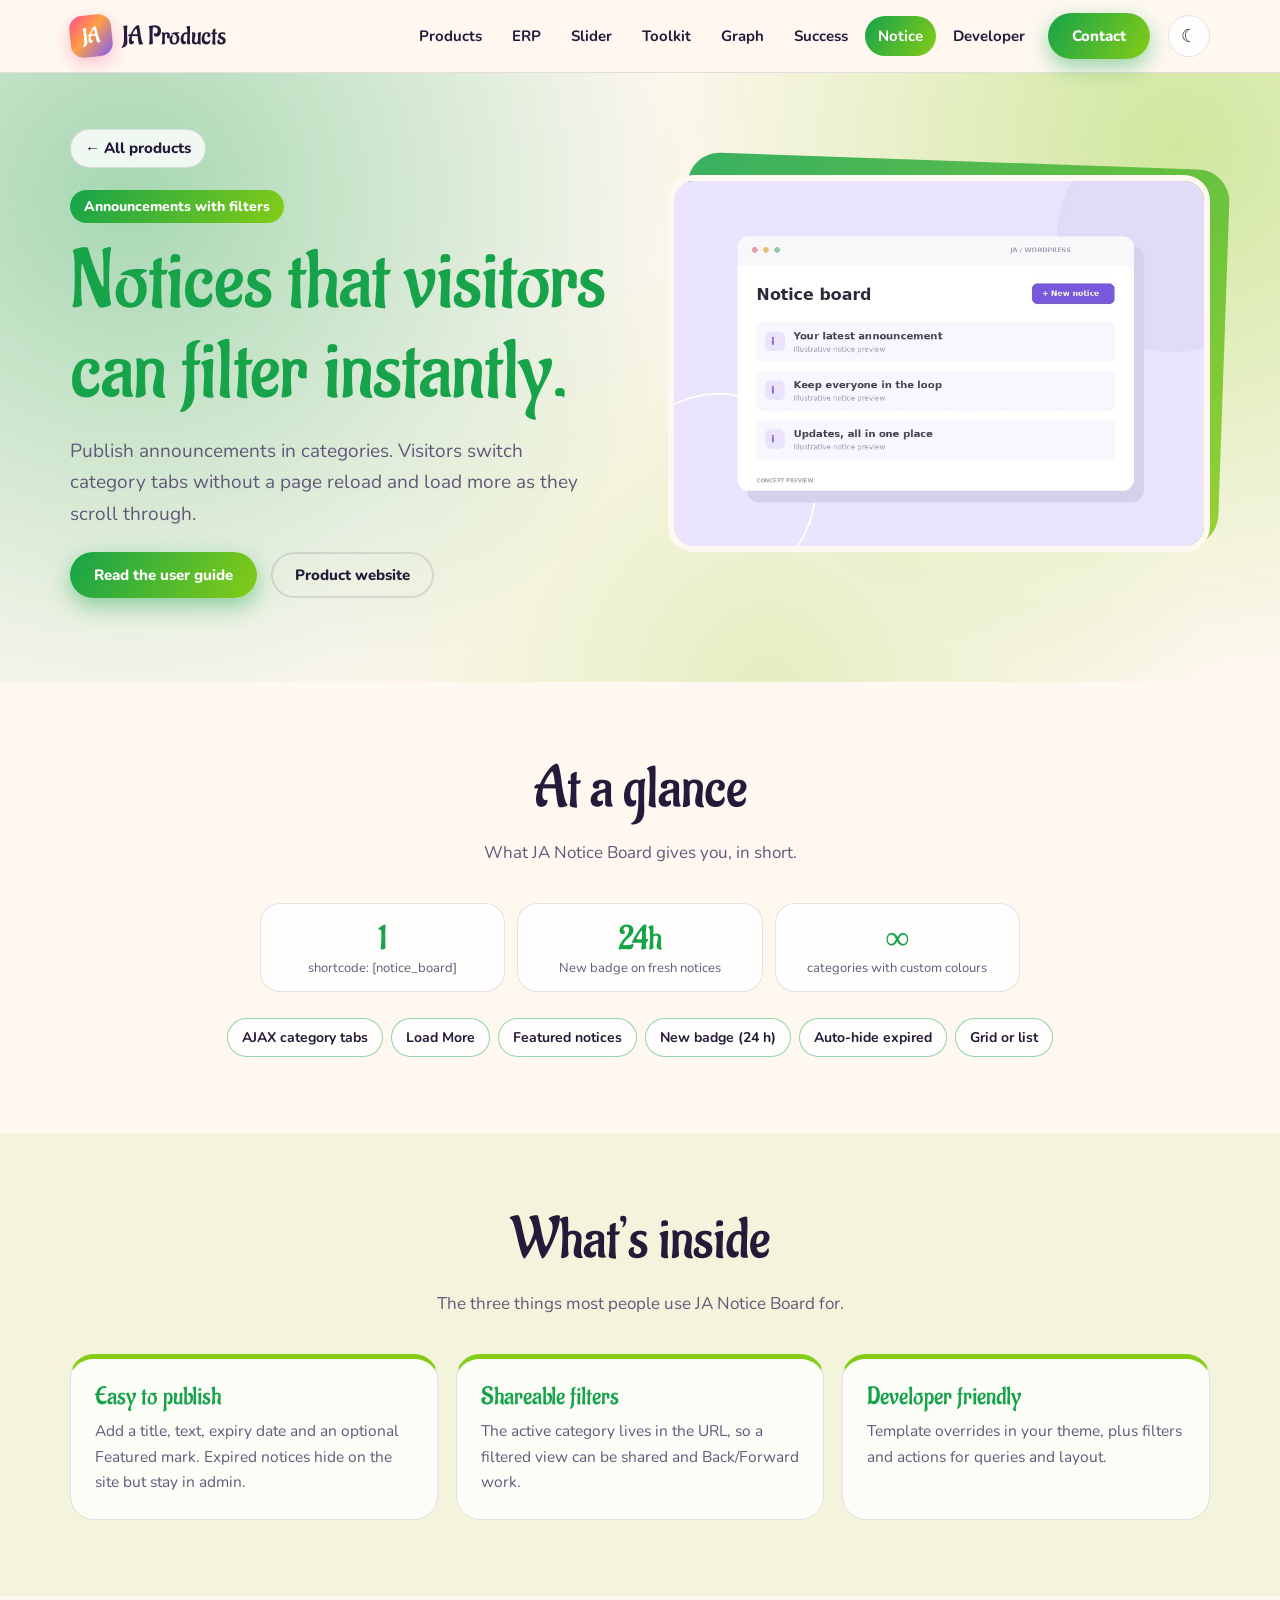
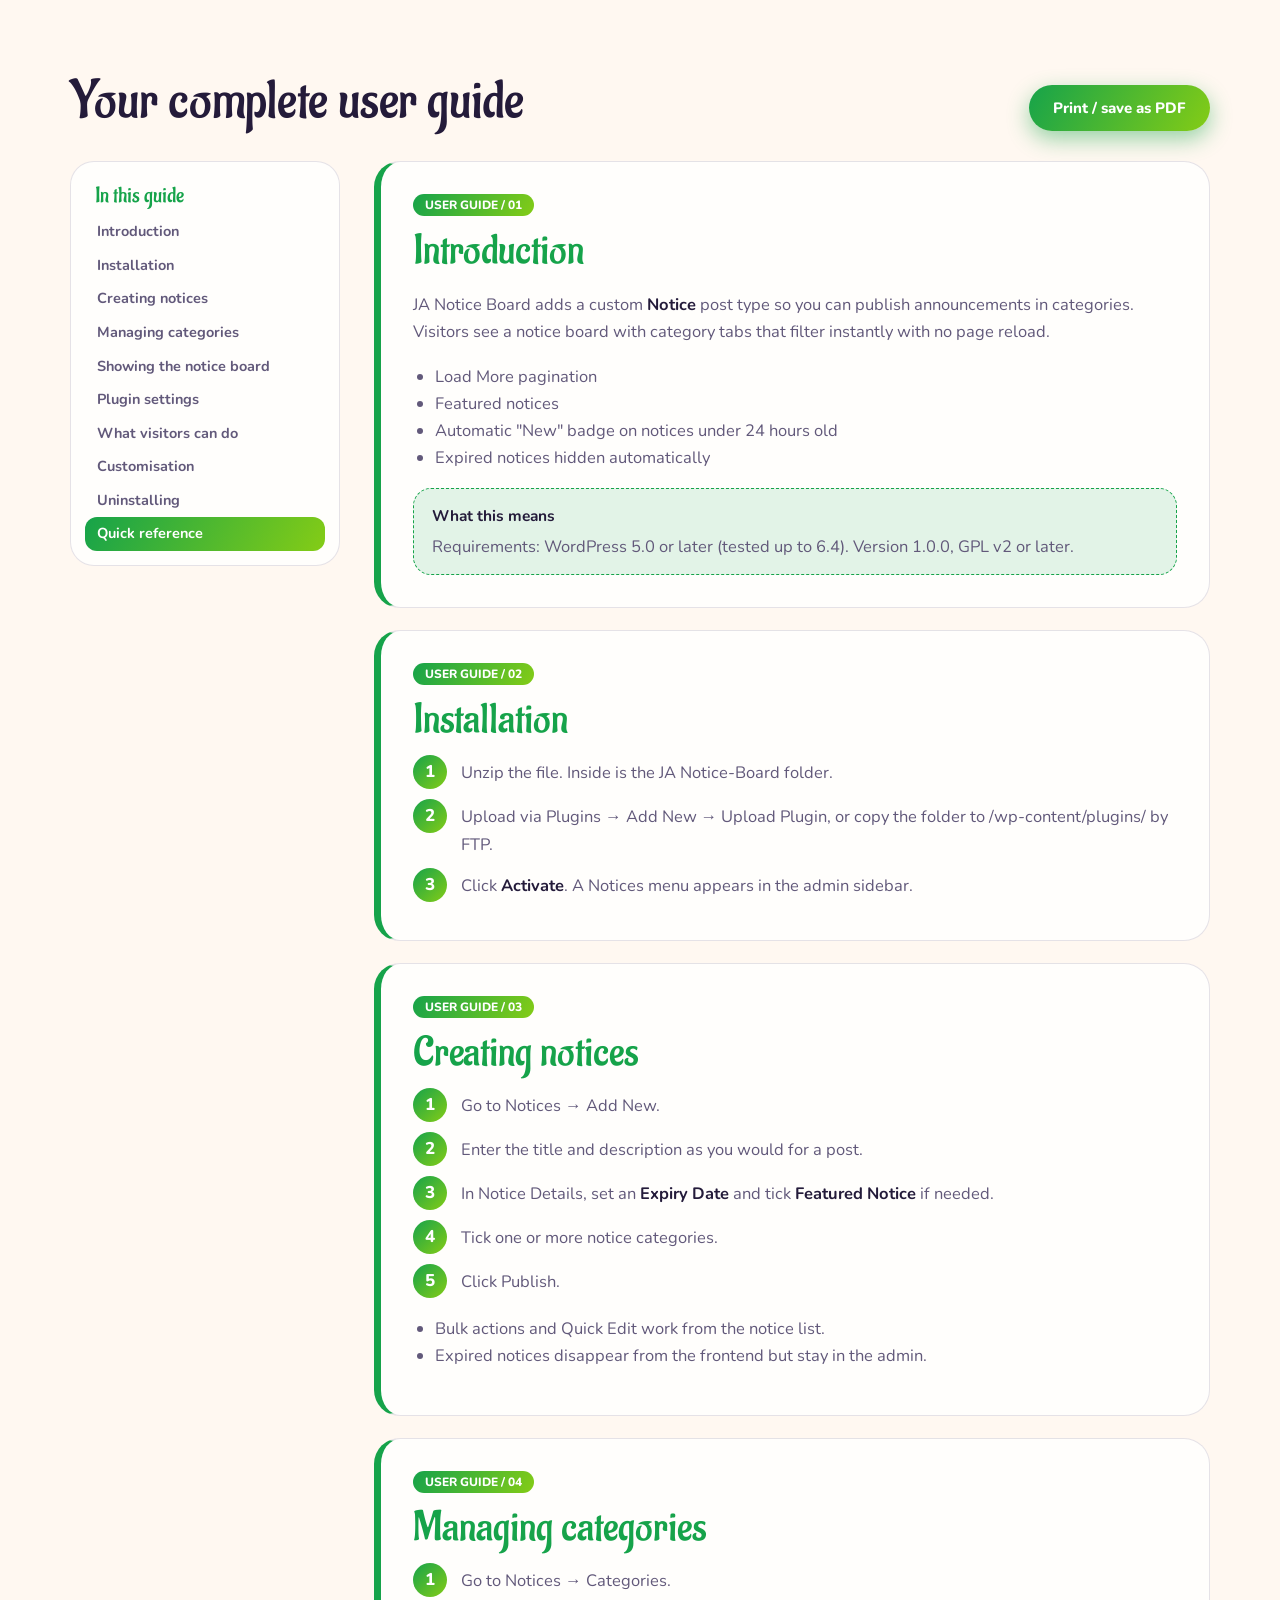
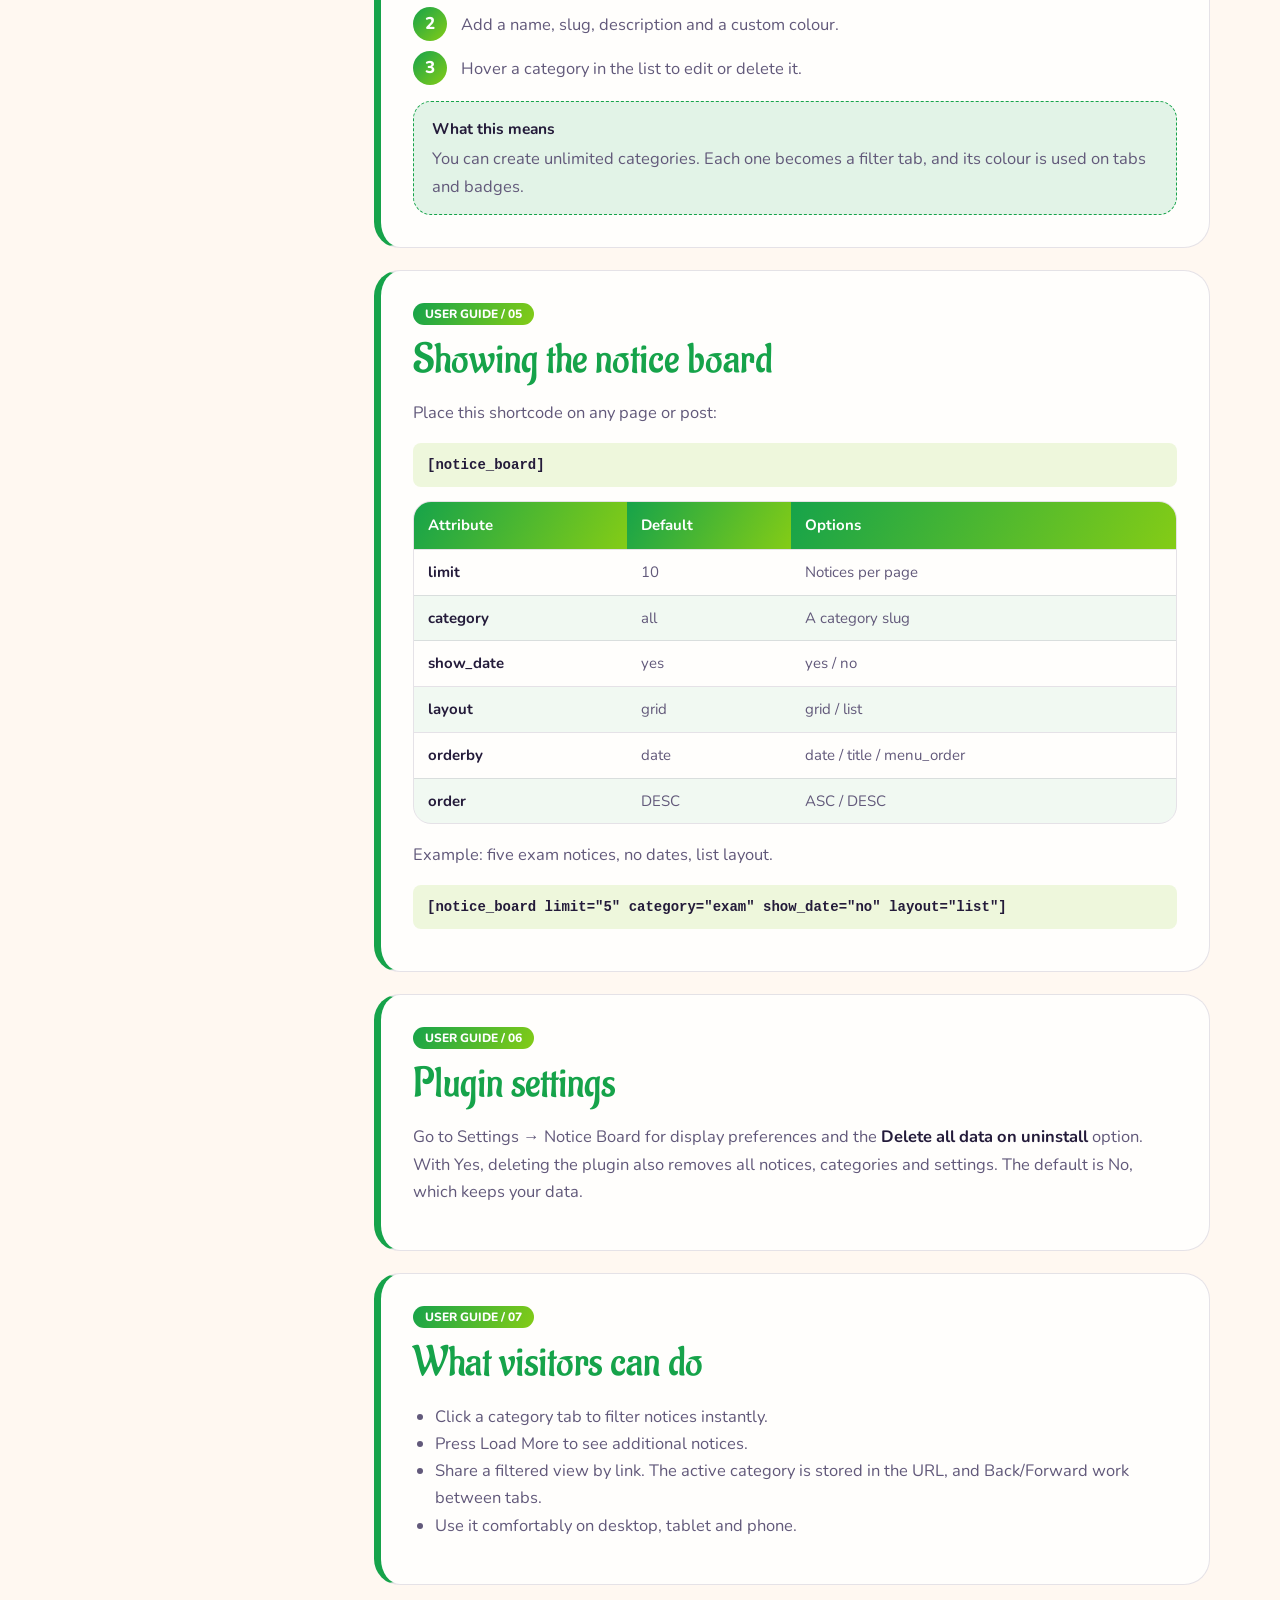
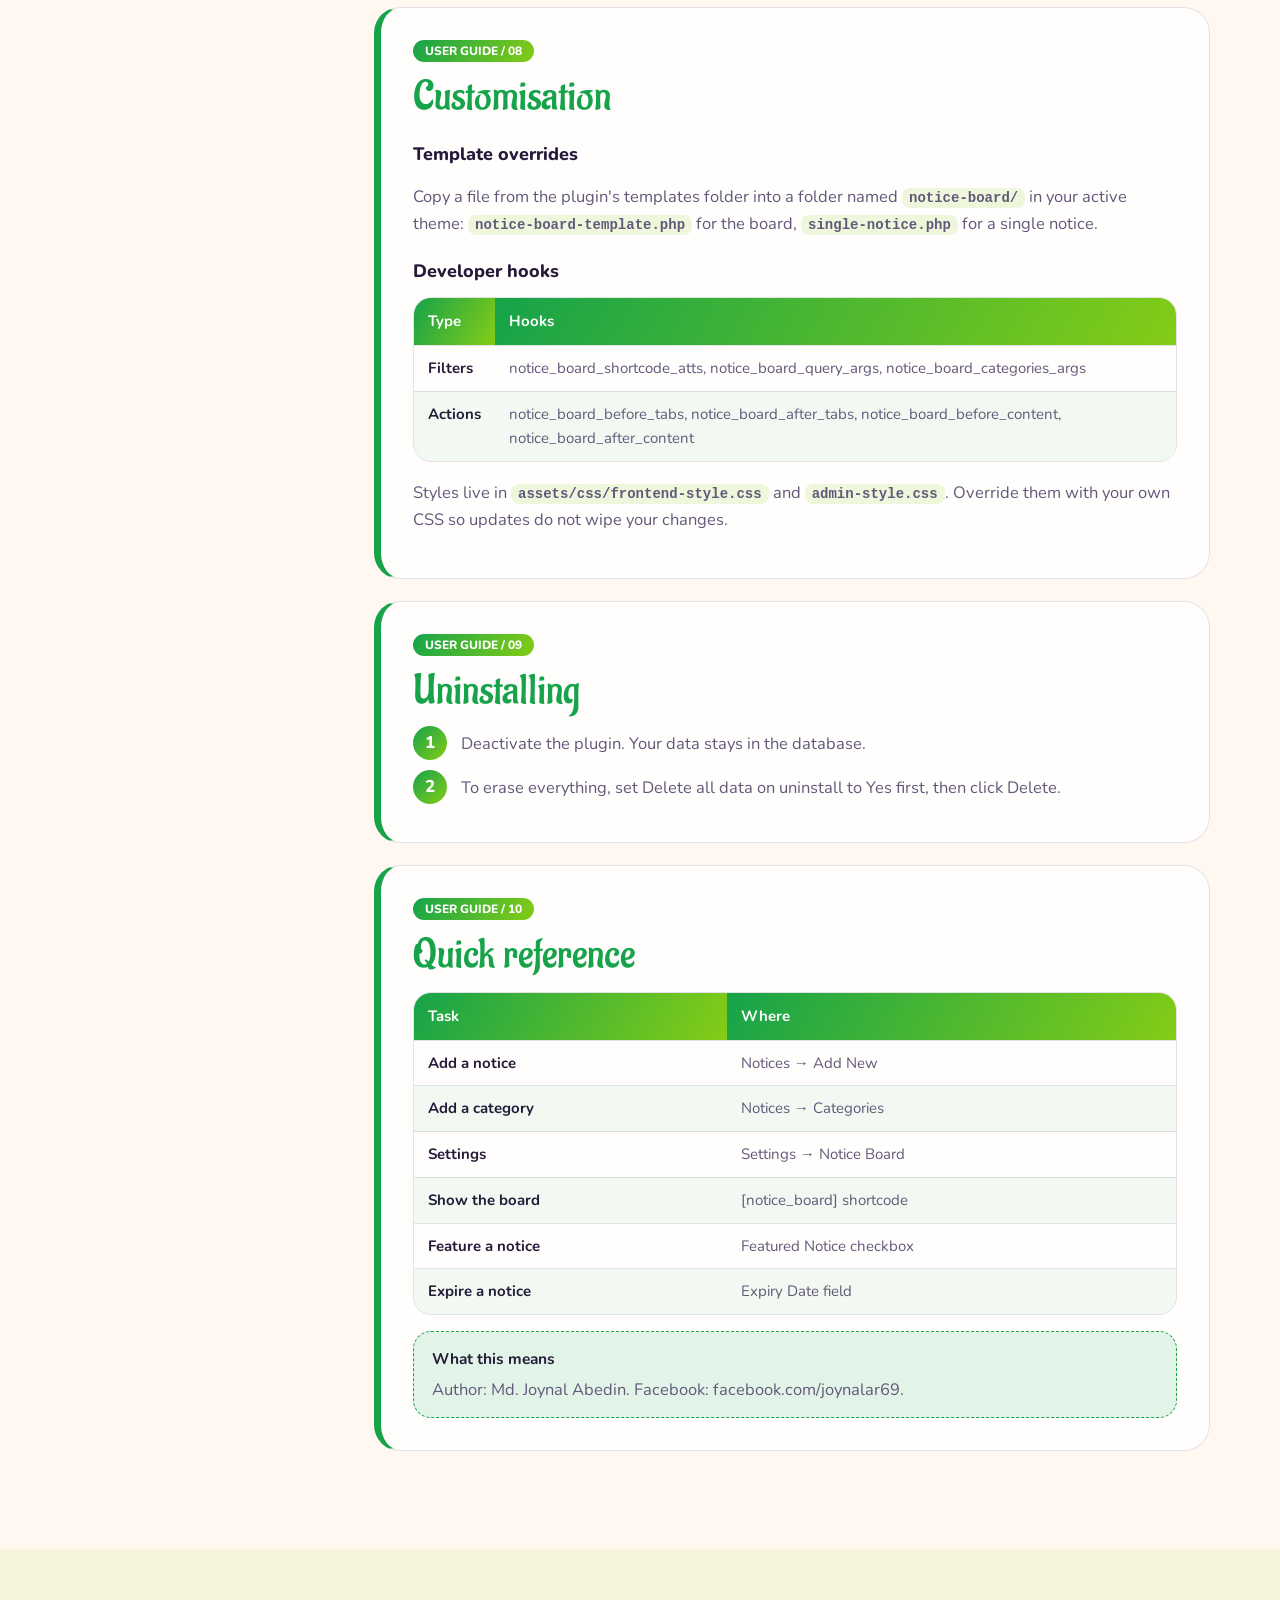
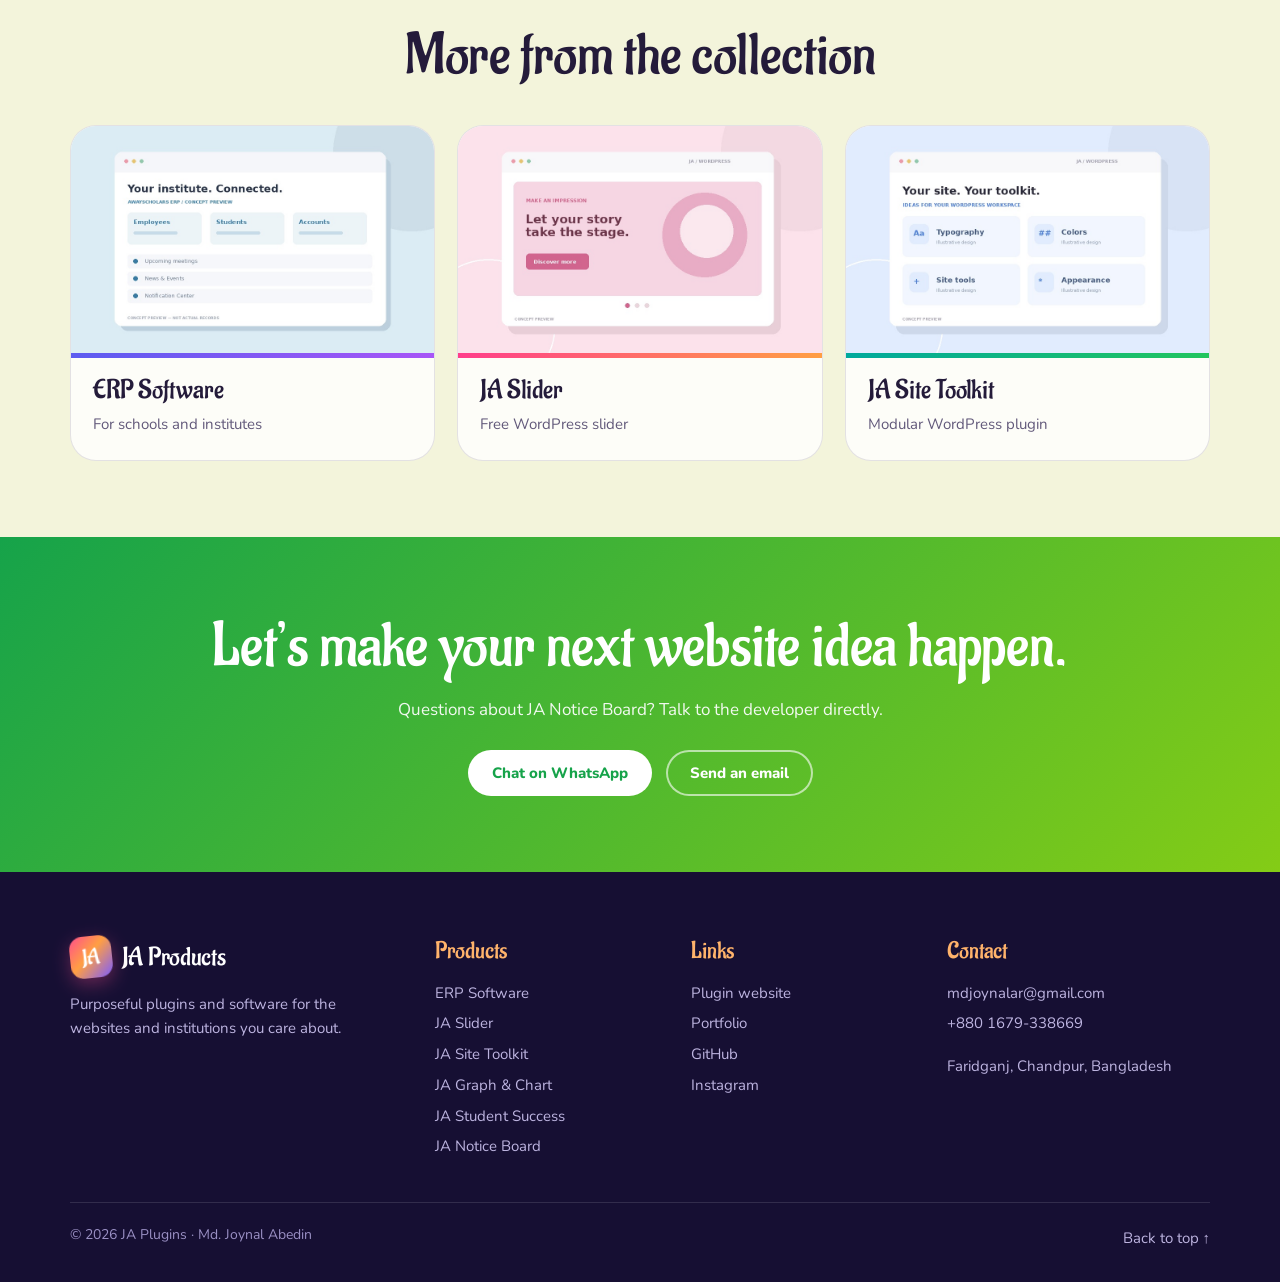
<file: ja-notice-board.html>
<!DOCTYPE html>
<html lang="en" data-theme="light"><head><meta charset="UTF-8"><meta name="viewport" content="width=device-width, initial-scale=1, viewport-fit=cover">
<title>JA Notice Board · JA Products</title><meta name="description" content="Publish announcements in categories. Visitors switch category tabs without a page reload and load more as they scroll through.">
<link href="https://fonts.googleapis.com/css2?family=Aladin&family=Nunito:wght@400;600;700;800&display=swap" rel="stylesheet">
<link rel="stylesheet" href="assets/style.css"></head><body style="--a:#16a34a;--b:#84cc16">
<header><div class="wrap nav"><a class="logo" href="index.html" aria-label="JA Products home"><i>JA</i>JA Products</a><nav id="nav" aria-label="Main"><a href="index.html#products">Products</a><a href="erp-software.html">ERP</a><a href="ja-slider.html">Slider</a><a href="ja-site-toolkit.html">Toolkit</a><a href="ja-graph-chart.html">Graph</a><a href="ja-student-success.html">Success</a><a href="ja-notice-board.html" aria-current="page">Notice</a><a href="index.html#developer">Developer</a><a class="btn" href="index.html#contact" style="color:#fff;margin-left:6px">Contact</a></nav><button class="tg" id="tg" aria-label="Switch light or dark mode">&#9790;</button><button class="mb" id="mb" aria-label="Open menu" aria-expanded="false">&#9776;</button></div></header>
<main id="top">
<div class="ph"><div class="wrap split"><div><a class="crumb" href="index.html#products">&larr; All products</a><br><span class="tag">Announcements with filters</span><h1>Notices that visitors can filter instantly.</h1><p class="lead" style="font-size:19px;color:var(--mut);max-width:520px">Publish announcements in categories. Visitors switch category tabs without a page reload and load more as they scroll through.</p><div class="row" style="margin-top:22px"><a class="btn" href="#guide">Read the user guide</a><a class="btn ghost" href="https://ja-plugin.netlify.app/" target="_blank" rel="noopener">Product website</a></div></div>
<div class="shot"><img src="images/06.jpg" alt="JA Notice Board illustration"></div></div></div>
<section class="sec c2"><div class="wrap"><div class="head"><h2>At a glance</h2><p>What JA Notice Board gives you, in short.</p></div><div class="facts" style="max-width:760px;margin:0 auto 26px"><div><b>1</b><span>shortcode: [notice_board]</span></div><div><b>24h</b><span>New badge on fresh notices</span></div><div><b>∞</b><span>categories with custom colours</span></div></div><ul class="chips" style="justify-content:center;max-width:860px;margin:0 auto"><li>AJAX category tabs</li><li>Load More</li><li>Featured notices</li><li>New badge (24 h)</li><li>Auto-hide expired</li><li>Grid or list</li></ul></div></section>
<section class="sec c1"><div class="wrap"><div class="head"><h2>What&rsquo;s inside</h2><p>The three things most people use JA Notice Board for.</p></div><div class="det"><article><h3>Easy to publish</h3><p>Add a title, text, expiry date and an optional Featured mark. Expired notices hide on the site but stay in admin.</p></article><article><h3>Shareable filters</h3><p>The active category lives in the URL, so a filtered view can be shared and Back/Forward work.</p></article><article><h3>Developer friendly</h3><p>Template overrides in your theme, plus filters and actions for queries and layout.</p></article></div></div></section>
<section class="sec c2" id="guide"><div class="wrap"><div class="gh"><h2>Your complete user guide</h2><button class="btn pbtn" onclick="window.print()">Print / save as PDF</button></div>
<div class="gd"><aside class="toc" aria-label="Guide sections"><b>In this guide</b><a href="#section-0">Introduction</a><a href="#section-1">Installation</a><a href="#section-2">Creating notices</a><a href="#section-3">Managing categories</a><a href="#section-4">Showing the notice board</a><a href="#section-5">Plugin settings</a><a href="#section-6">What visitors can do</a><a href="#section-7">Customisation</a><a href="#section-8">Uninstalling</a><a href="#section-9">Quick reference</a></aside><div><section class="manual-section" id="section-0"><div class="section-number">USER GUIDE / 01</div><h2>Introduction</h2><p>JA Notice Board adds a custom <strong>Notice</strong> post type so you can publish announcements in categories. Visitors see a notice board with category tabs that filter instantly with no page reload.</p><ul><li>Load More pagination</li><li>Featured notices</li><li>Automatic "New" badge on notices under 24 hours old</li><li>Expired notices hidden automatically</li></ul><aside class="explain"><strong>What this means</strong><p>Requirements: WordPress 5.0 or later (tested up to 6.4). Version 1.0.0, GPL v2 or later.</p></aside></section><section class="manual-section" id="section-1"><div class="section-number">USER GUIDE / 02</div><h2>Installation</h2><div class="step"><span>1</span><p>Unzip the file. Inside is the JA Notice-Board folder.</p></div><div class="step"><span>2</span><p>Upload via Plugins → Add New → Upload Plugin, or copy the folder to /wp-content/plugins/ by FTP.</p></div><div class="step"><span>3</span><p>Click <strong>Activate</strong>. A Notices menu appears in the admin sidebar.</p></div></section><section class="manual-section" id="section-2"><div class="section-number">USER GUIDE / 03</div><h2>Creating notices</h2><div class="step"><span>1</span><p>Go to Notices → Add New.</p></div><div class="step"><span>2</span><p>Enter the title and description as you would for a post.</p></div><div class="step"><span>3</span><p>In Notice Details, set an <strong>Expiry Date</strong> and tick <strong>Featured Notice</strong> if needed.</p></div><div class="step"><span>4</span><p>Tick one or more notice categories.</p></div><div class="step"><span>5</span><p>Click Publish.</p></div><ul><li>Bulk actions and Quick Edit work from the notice list.</li><li>Expired notices disappear from the frontend but stay in the admin.</li></ul></section><section class="manual-section" id="section-3"><div class="section-number">USER GUIDE / 04</div><h2>Managing categories</h2><div class="step"><span>1</span><p>Go to Notices → Categories.</p></div><div class="step"><span>2</span><p>Add a name, slug, description and a custom colour.</p></div><div class="step"><span>3</span><p>Hover a category in the list to edit or delete it.</p></div><aside class="explain"><strong>What this means</strong><p>You can create unlimited categories. Each one becomes a filter tab, and its colour is used on tabs and badges.</p></aside></section><section class="manual-section" id="section-4"><div class="section-number">USER GUIDE / 05</div><h2>Showing the notice board</h2><p>Place this shortcode on any page or post:</p><pre><code>[notice_board]</code></pre><div class="tablewrap"><table><thead><tr><th>Attribute</th><th>Default</th><th>Options</th></tr></thead><tbody><tr><td>limit</td><td>10</td><td>Notices per page</td></tr><tr><td>category</td><td>all</td><td>A category slug</td></tr><tr><td>show_date</td><td>yes</td><td>yes / no</td></tr><tr><td>layout</td><td>grid</td><td>grid / list</td></tr><tr><td>orderby</td><td>date</td><td>date / title / menu_order</td></tr><tr><td>order</td><td>DESC</td><td>ASC / DESC</td></tr></tbody></table></div><p>Example: five exam notices, no dates, list layout.</p><pre><code>[notice_board limit="5" category="exam" show_date="no" layout="list"]</code></pre></section><section class="manual-section" id="section-5"><div class="section-number">USER GUIDE / 06</div><h2>Plugin settings</h2><p>Go to Settings → Notice Board for display preferences and the <strong>Delete all data on uninstall</strong> option. With Yes, deleting the plugin also removes all notices, categories and settings. The default is No, which keeps your data.</p></section><section class="manual-section" id="section-6"><div class="section-number">USER GUIDE / 07</div><h2>What visitors can do</h2><ul><li>Click a category tab to filter notices instantly.</li><li>Press Load More to see additional notices.</li><li>Share a filtered view by link. The active category is stored in the URL, and Back/Forward work between tabs.</li><li>Use it comfortably on desktop, tablet and phone.</li></ul></section><section class="manual-section" id="section-7"><div class="section-number">USER GUIDE / 08</div><h2>Customisation</h2><h3>Template overrides</h3><p>Copy a file from the plugin's templates folder into a folder named <code>notice-board/</code> in your active theme: <code>notice-board-template.php</code> for the board, <code>single-notice.php</code> for a single notice.</p><h3>Developer hooks</h3><div class="tablewrap"><table><thead><tr><th>Type</th><th>Hooks</th></tr></thead><tbody><tr><td>Filters</td><td>notice_board_shortcode_atts, notice_board_query_args, notice_board_categories_args</td></tr><tr><td>Actions</td><td>notice_board_before_tabs, notice_board_after_tabs, notice_board_before_content, notice_board_after_content</td></tr></tbody></table></div><p>Styles live in <code>assets/css/frontend-style.css</code> and <code>admin-style.css</code>. Override them with your own CSS so updates do not wipe your changes.</p></section><section class="manual-section" id="section-8"><div class="section-number">USER GUIDE / 09</div><h2>Uninstalling</h2><div class="step"><span>1</span><p>Deactivate the plugin. Your data stays in the database.</p></div><div class="step"><span>2</span><p>To erase everything, set Delete all data on uninstall to Yes first, then click Delete.</p></div></section><section class="manual-section" id="section-9"><div class="section-number">USER GUIDE / 10</div><h2>Quick reference</h2><div class="tablewrap"><table><thead><tr><th>Task</th><th>Where</th></tr></thead><tbody><tr><td>Add a notice</td><td>Notices → Add New</td></tr><tr><td>Add a category</td><td>Notices → Categories</td></tr><tr><td>Settings</td><td>Settings → Notice Board</td></tr><tr><td>Show the board</td><td>[notice_board] shortcode</td></tr><tr><td>Feature a notice</td><td>Featured Notice checkbox</td></tr><tr><td>Expire a notice</td><td>Expiry Date field</td></tr></tbody></table></div><aside class="explain"><strong>What this means</strong><p>Author: Md. Joynal Abedin. Facebook: facebook.com/joynalar69.</p></aside></section></div></div></div></section>
<section class="sec c1"><div class="wrap"><div class="head"><h2>More from the collection</h2></div><div class="grid"><a class="pc" href="erp-software.html" style="--a:#5b5bf0;--b:#a855f7"><img src="images/01.jpg" alt="ERP Software preview" loading="lazy"><div><h3>ERP Software</h3><p>For schools and institutes</p></div></a><a class="pc" href="ja-slider.html" style="--a:#ff3d8b;--b:#ff9f43"><img src="images/02.jpg" alt="JA Slider preview" loading="lazy"><div><h3>JA Slider</h3><p>Free WordPress slider</p></div></a><a class="pc" href="ja-site-toolkit.html" style="--a:#00a99d;--b:#22c55e"><img src="images/03.jpg" alt="JA Site Toolkit preview" loading="lazy"><div><h3>JA Site Toolkit</h3><p>Modular WordPress plugin</p></div></a></div></div></section>
<section class="cta"><div class="wrap"><h2>Let&rsquo;s make your next website idea happen.</h2><p>Questions about JA Notice Board? Talk to the developer directly.</p><div class="row" style="justify-content:center"><a class="btn" href="https://wa.me/8801679338669">Chat on WhatsApp</a><a class="btn ghost" href="mailto:mdjoynalar@gmail.com">Send an email</a></div></div></section>
</main>
<footer><div class="wrap"><div class="fg">
<div><a class="logo" href="#top" style="color:#fff;padding:0"><i>JA</i>JA Products</a><p style="margin-top:14px">Purposeful plugins and software for the websites and institutions you care about.</p></div>
<div><h4>Products</h4><a href="erp-software.html">ERP Software</a><a href="ja-slider.html">JA Slider</a><a href="ja-site-toolkit.html">JA Site Toolkit</a><a href="ja-graph-chart.html">JA Graph &amp; Chart</a><a href="ja-student-success.html">JA Student Success</a><a href="ja-notice-board.html">JA Notice Board</a></div>
<div><h4>Links</h4><a href="https://ja-plugin.netlify.app/" target="_blank" rel="noopener">Plugin website</a><a href="https://joynalar.netlify.app/" target="_blank" rel="noopener">Portfolio</a><a href="https://github.com/joynalar69">GitHub</a><a href="https://www.instagram.com/joynal.ar/">Instagram</a></div>
<div><h4>Contact</h4><a href="mailto:mdjoynalar@gmail.com">mdjoynalar@gmail.com</a><a href="tel:+8801679338669">+880 1679-338669</a><p>Faridganj, Chandpur, Bangladesh</p></div></div>
<div class="fb"><span>© 2026 JA Plugins · Md. Joynal Abedin</span><a href="#top" style="display:inline">Back to top ↑</a></div></div></footer>
<script src="assets/app.js"></script></body></html>
</file>
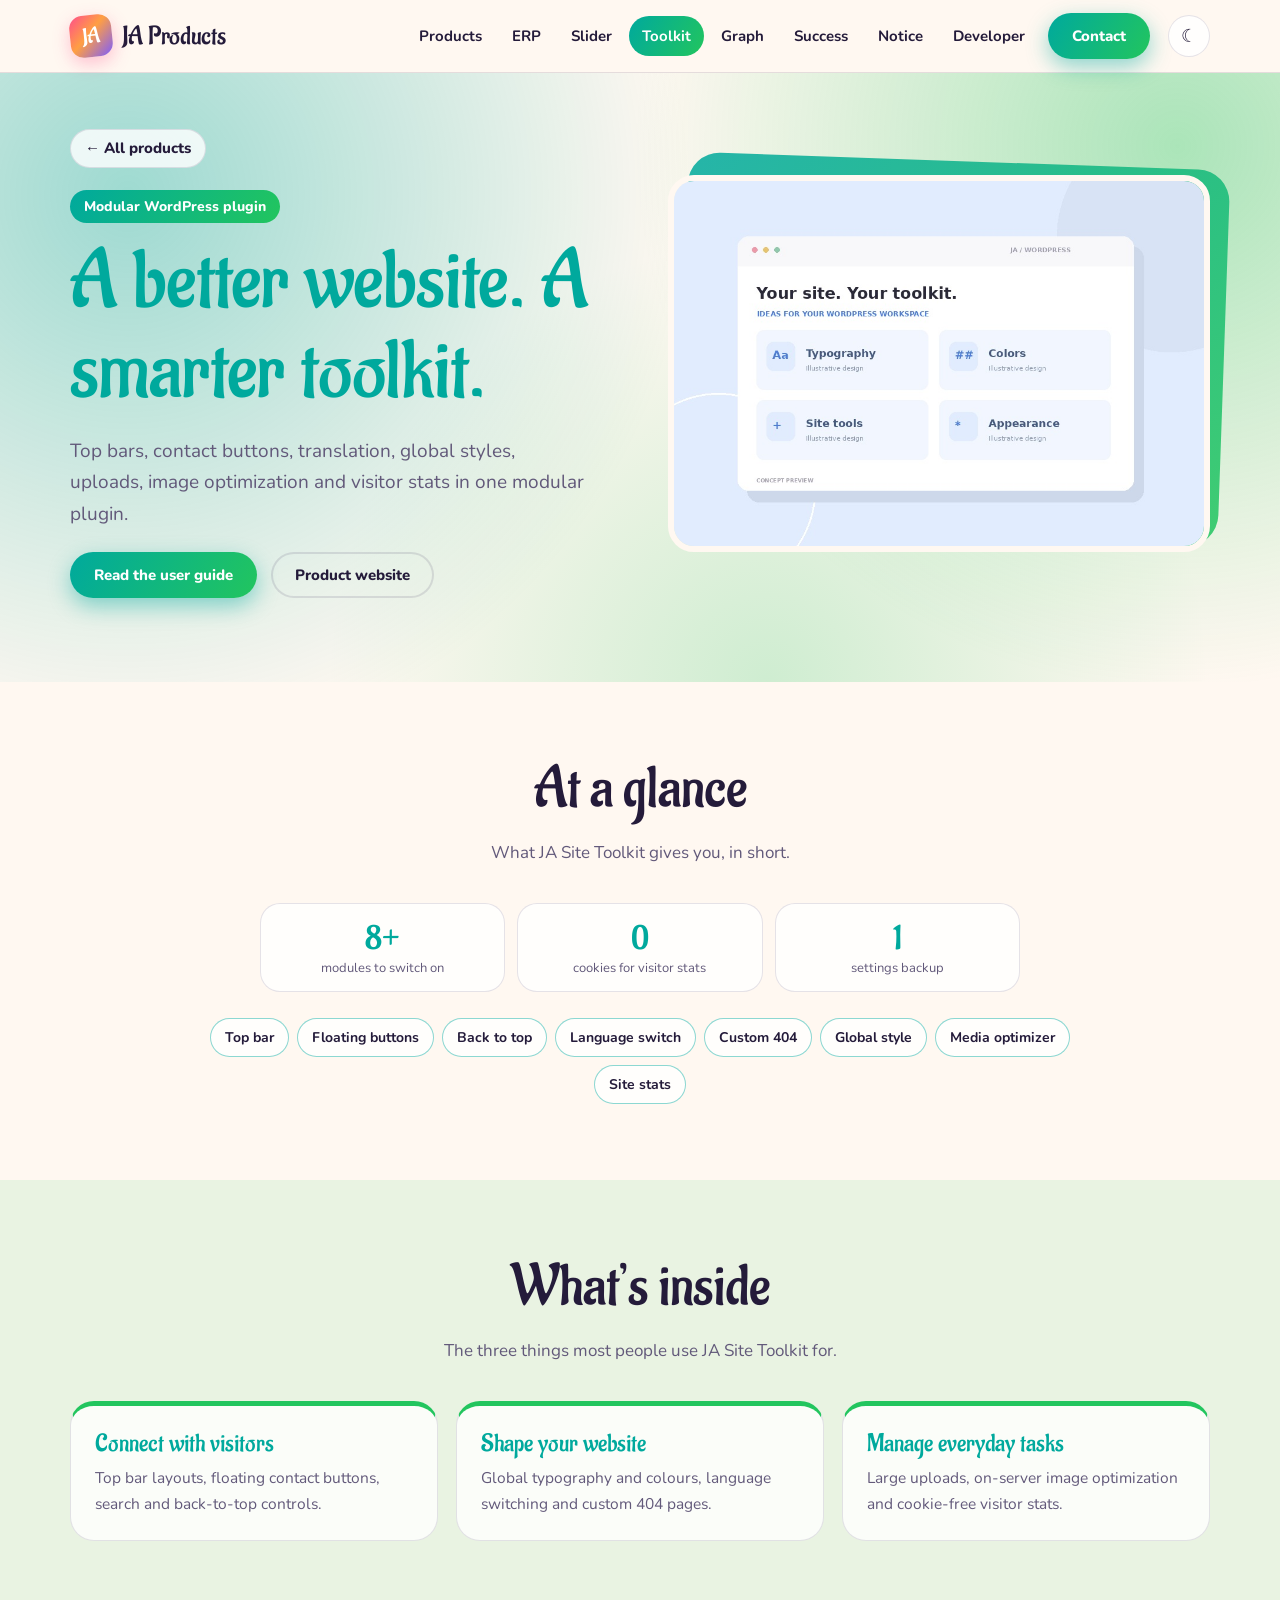
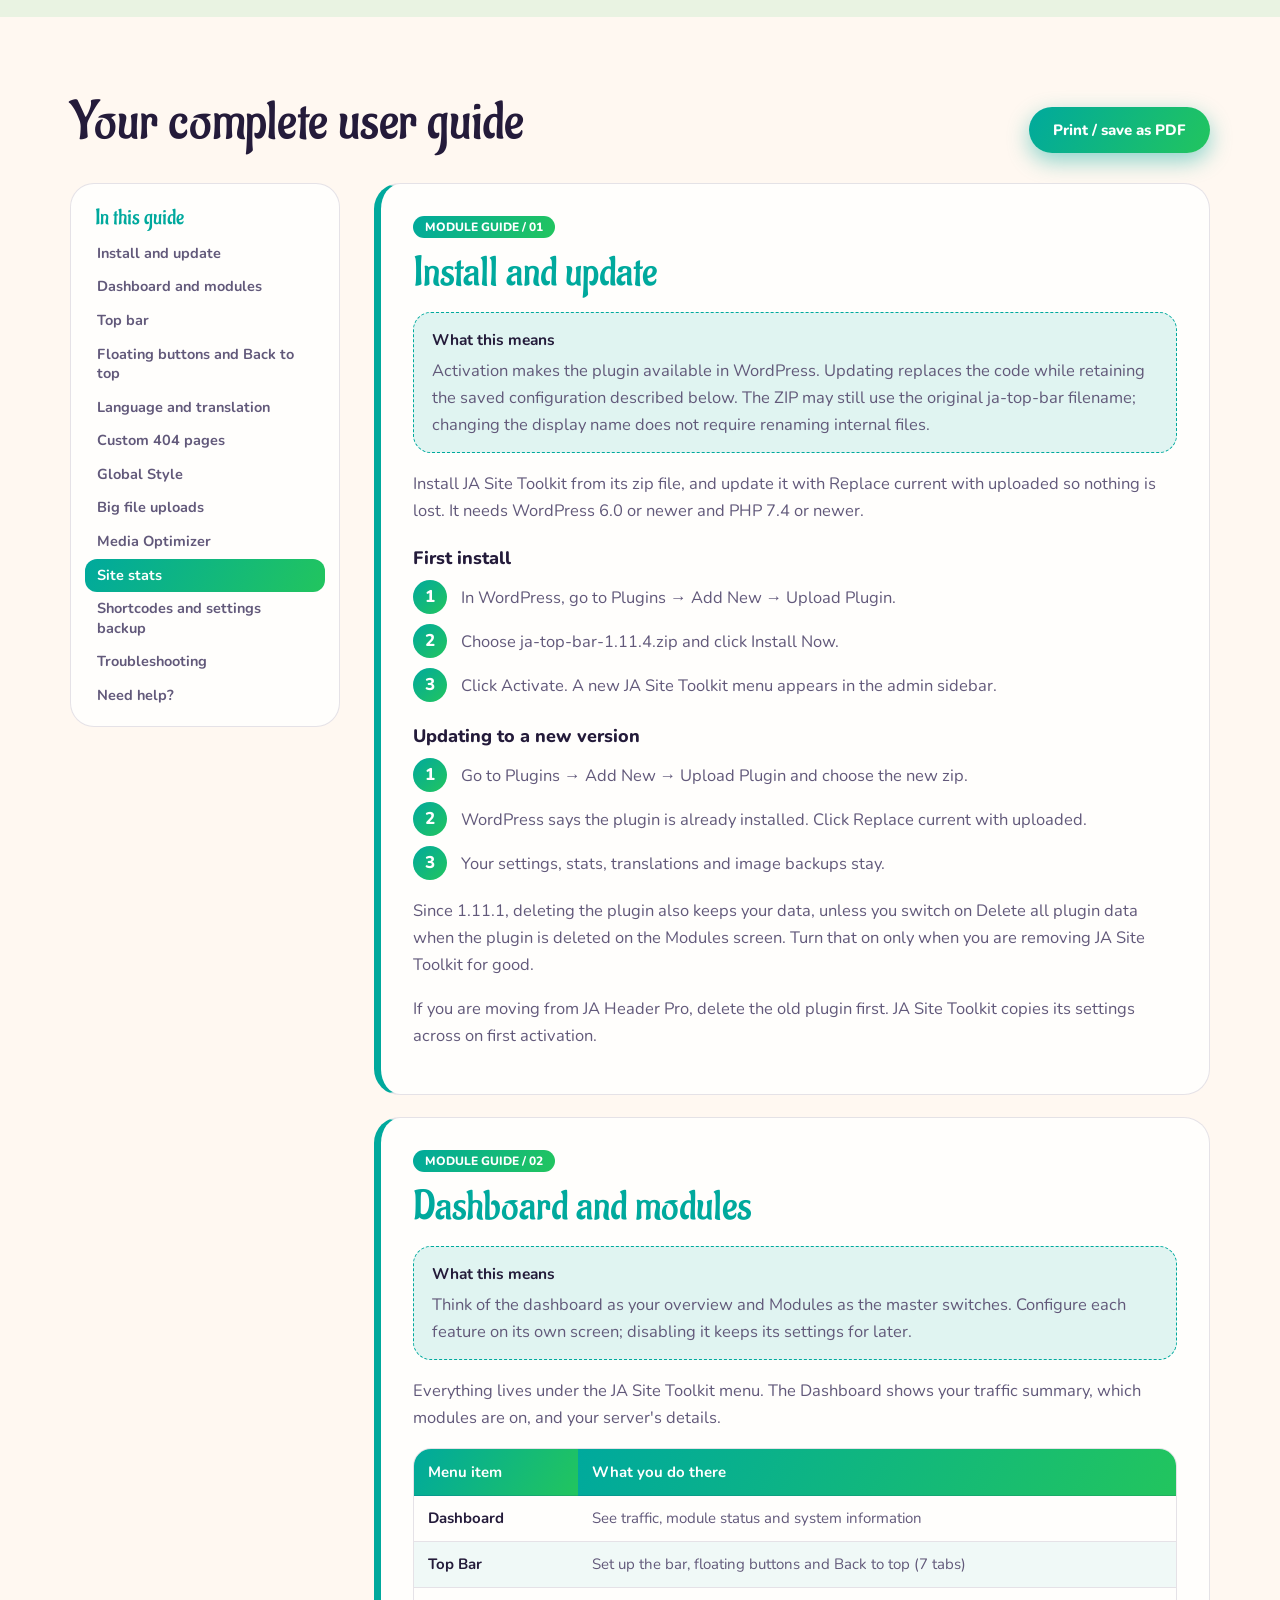
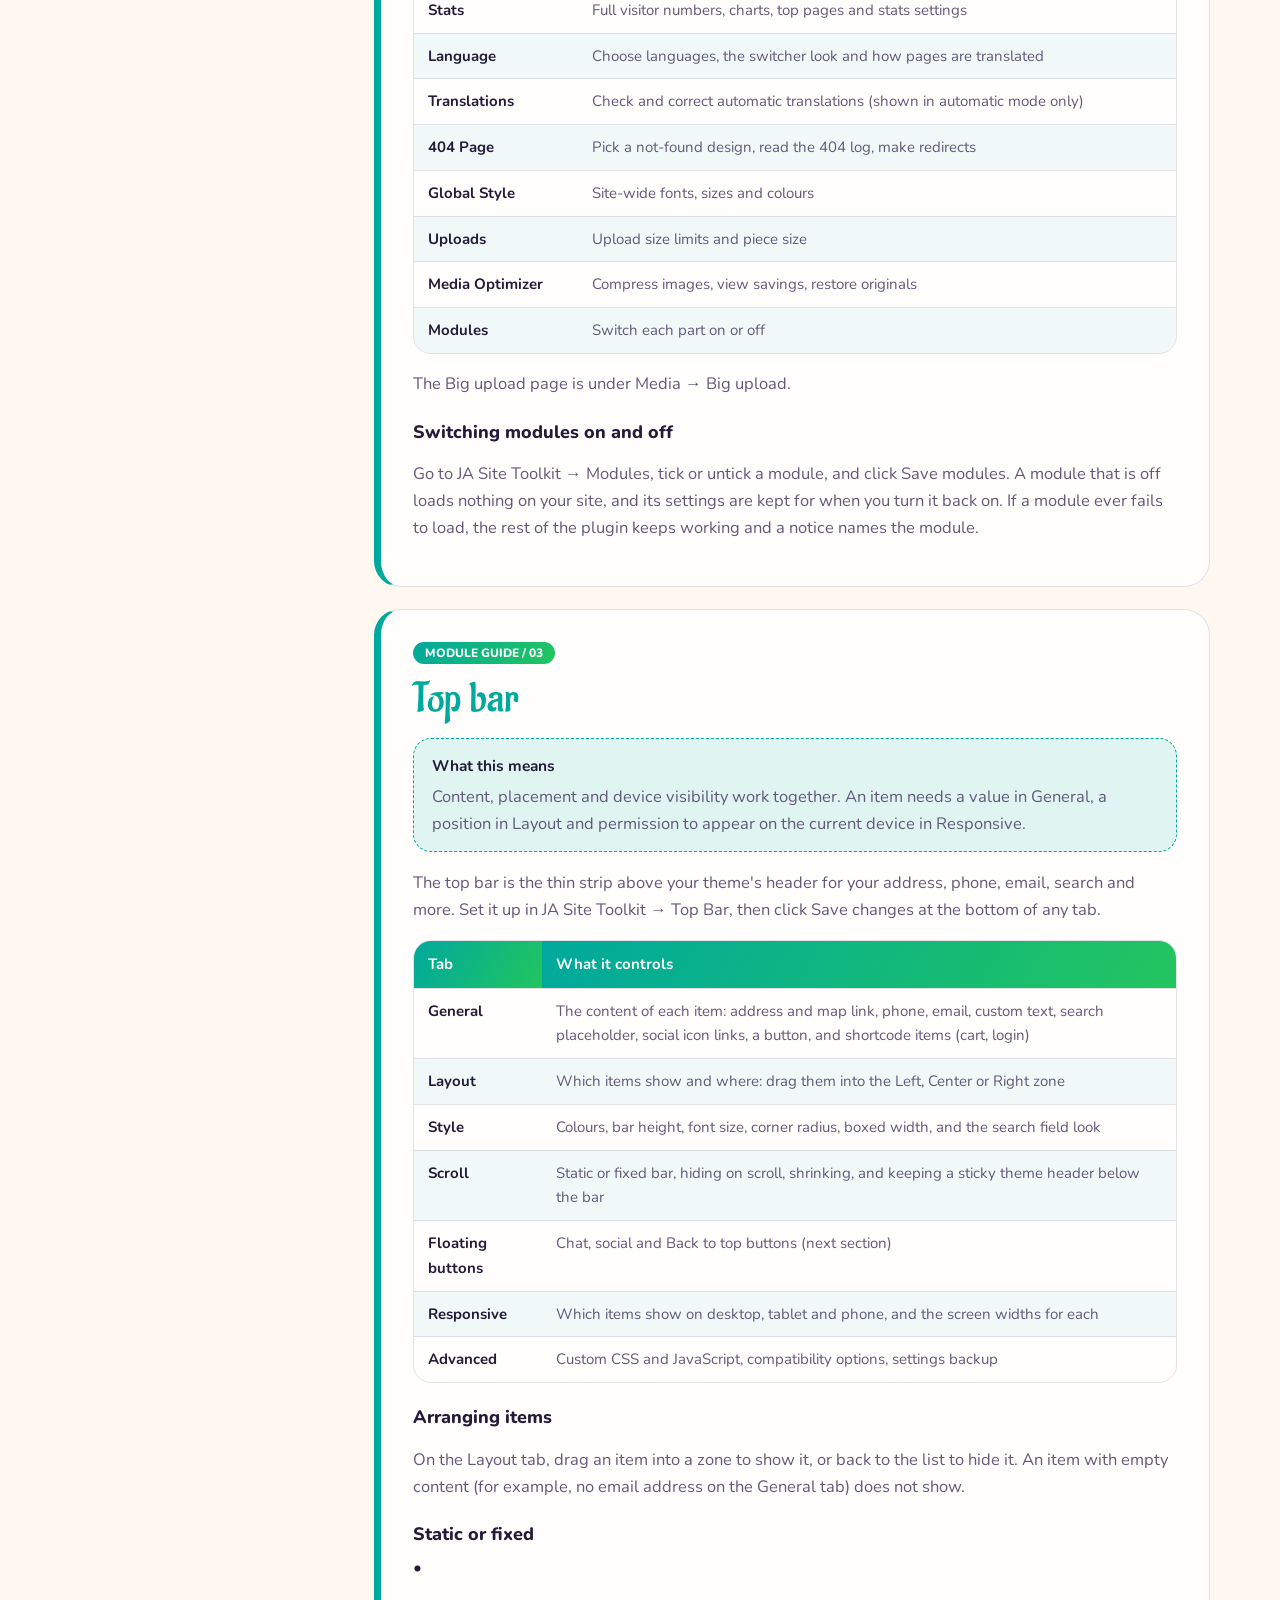
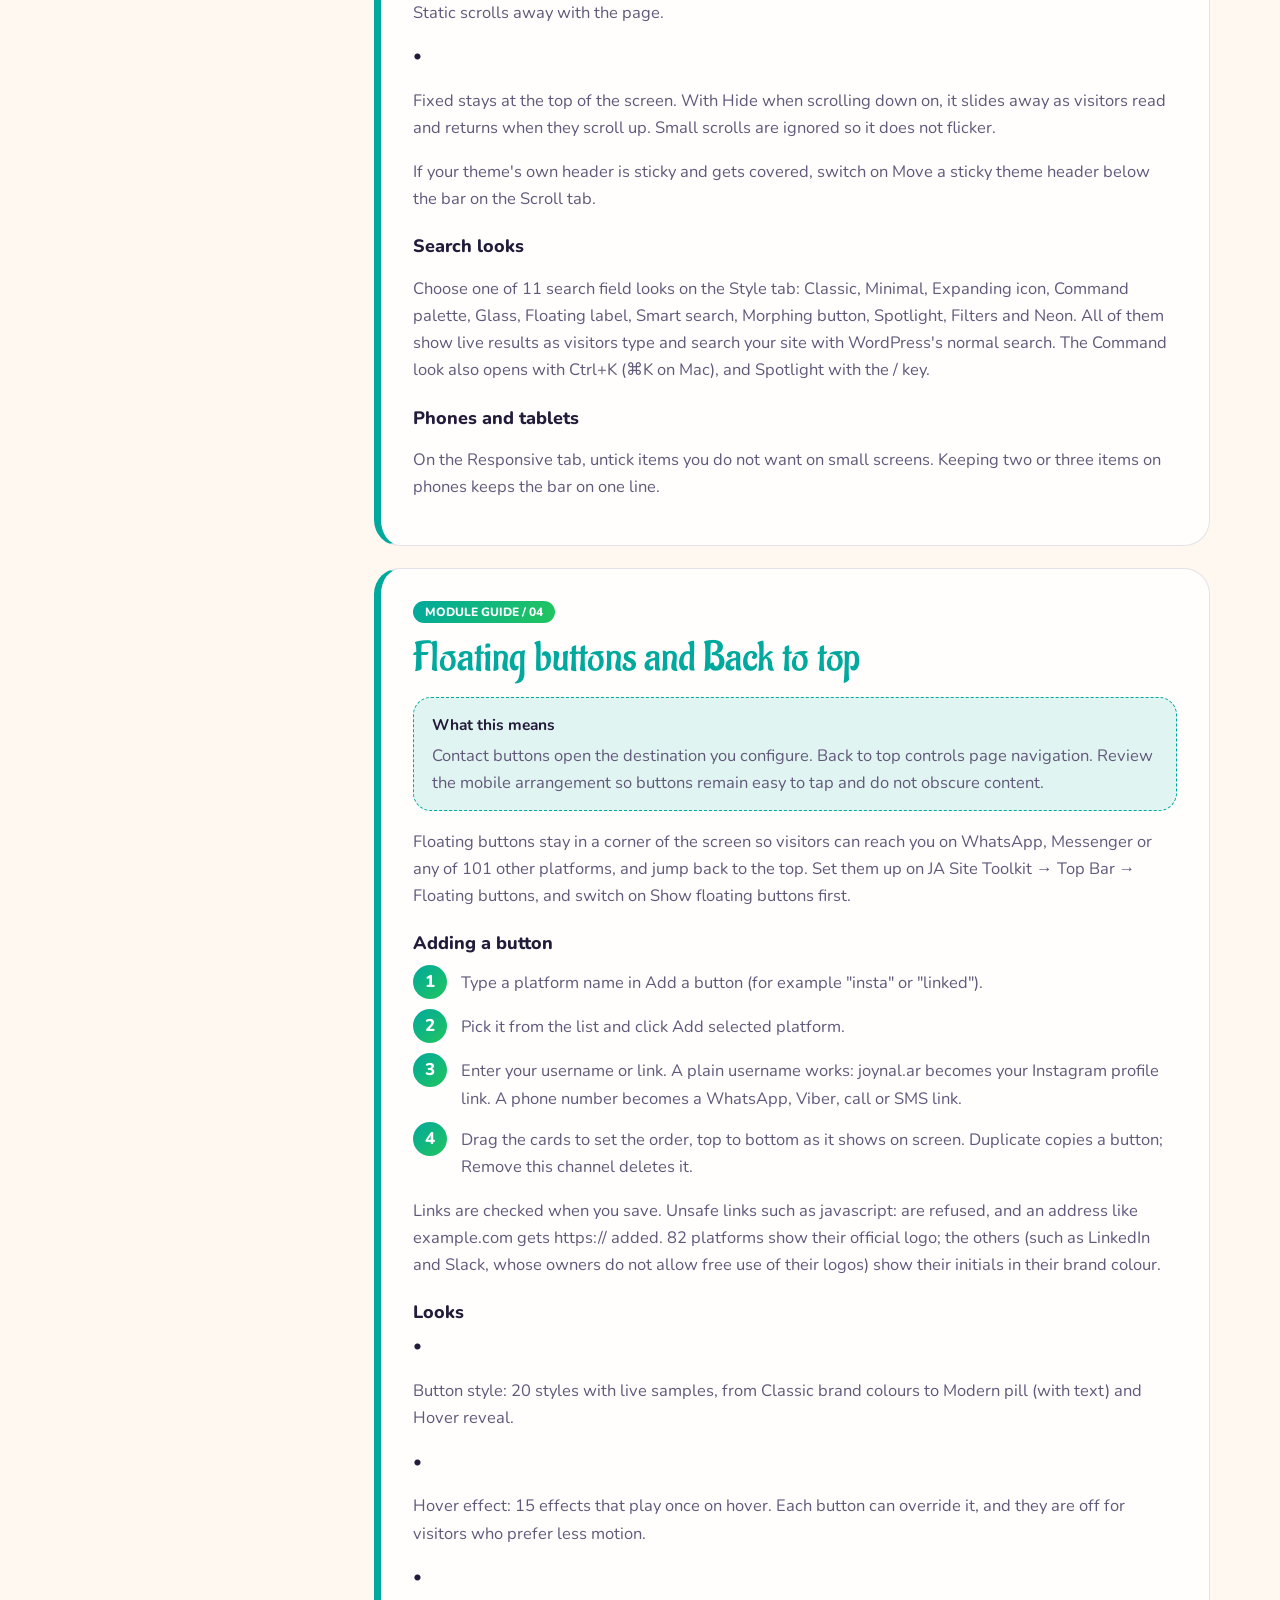
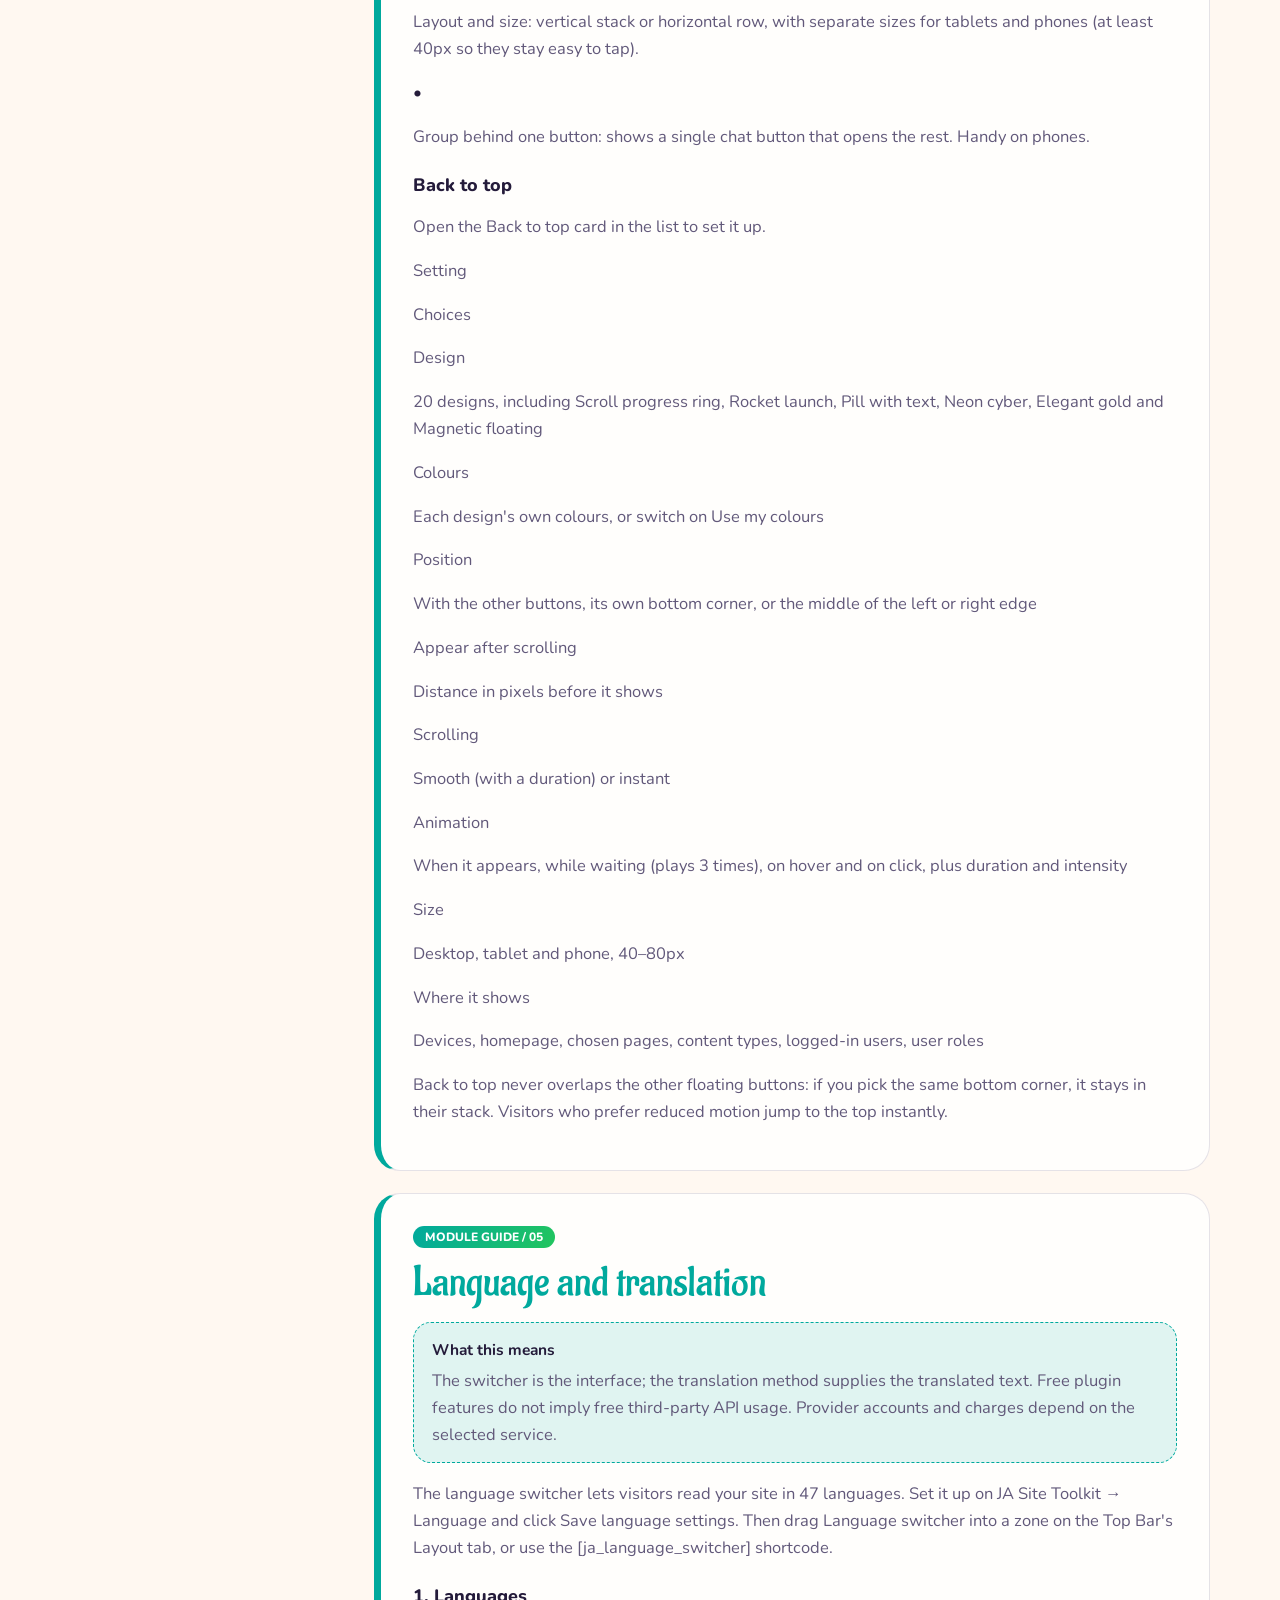
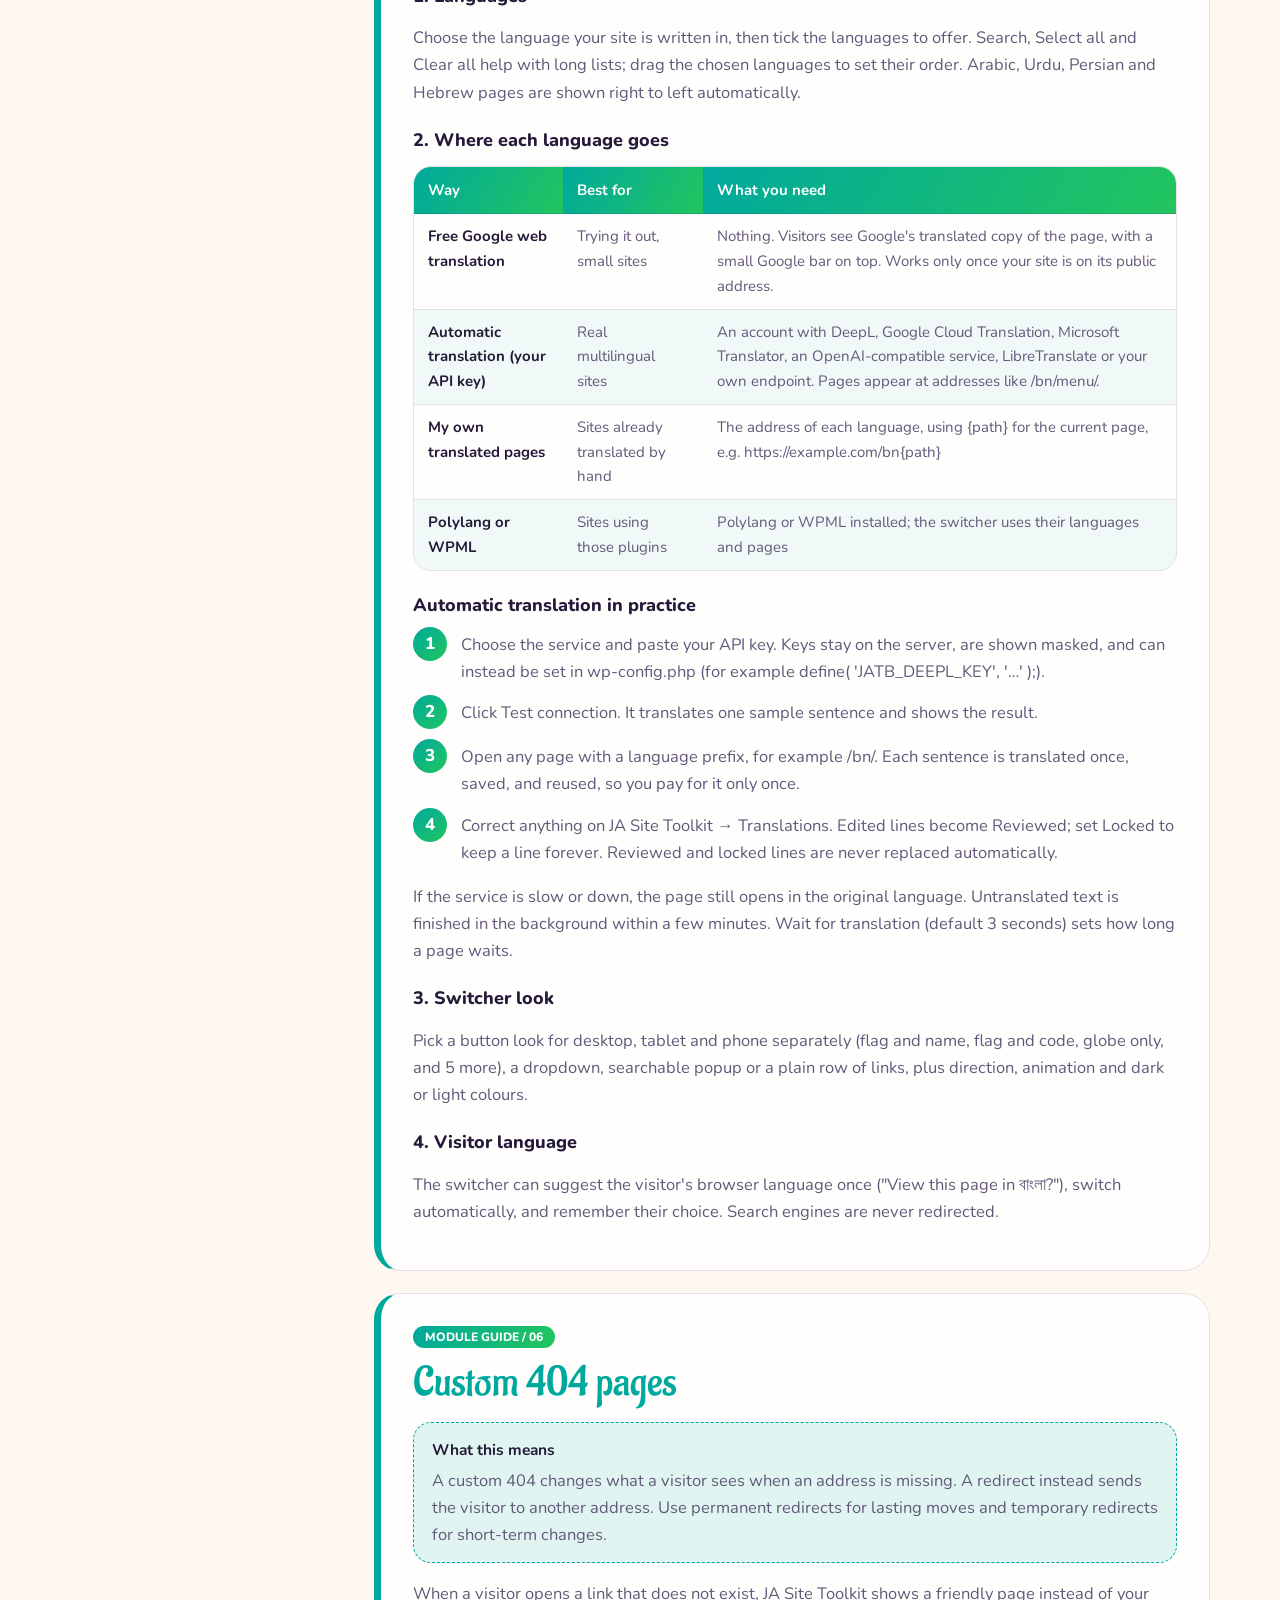
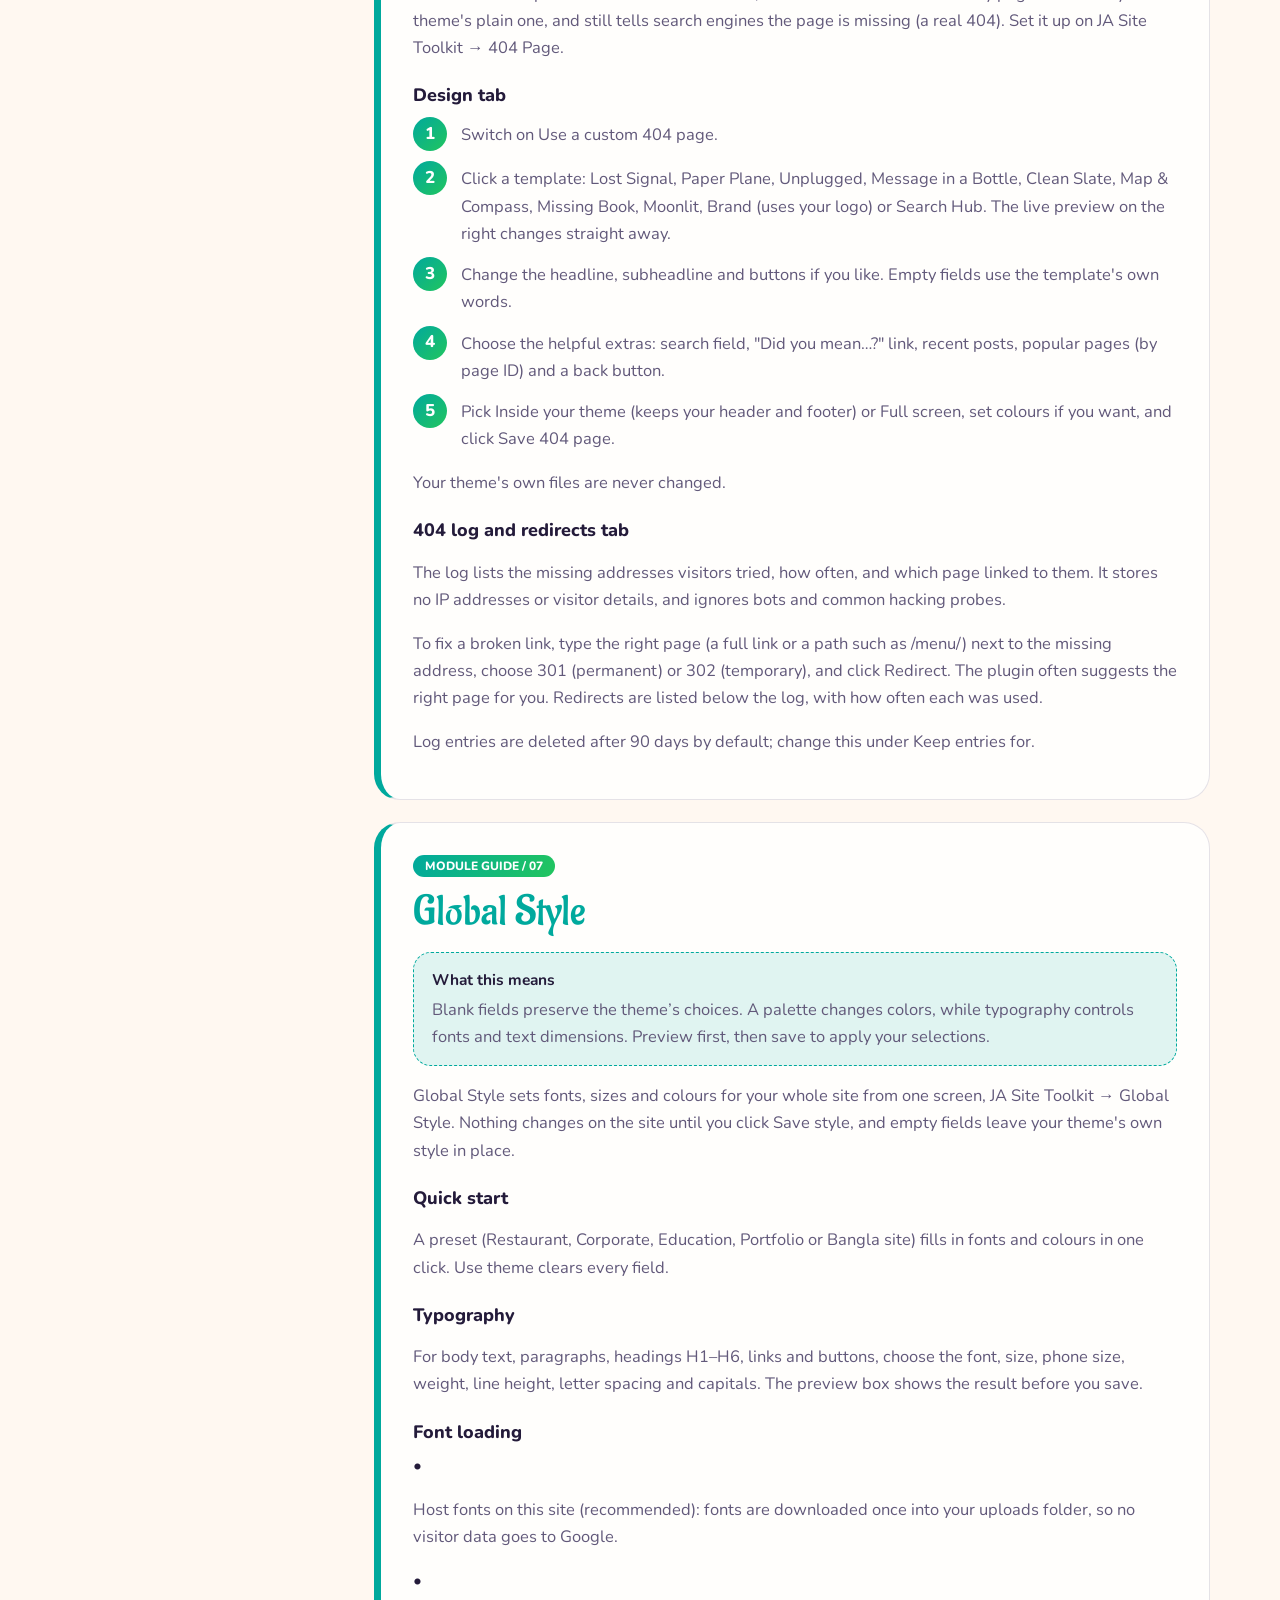
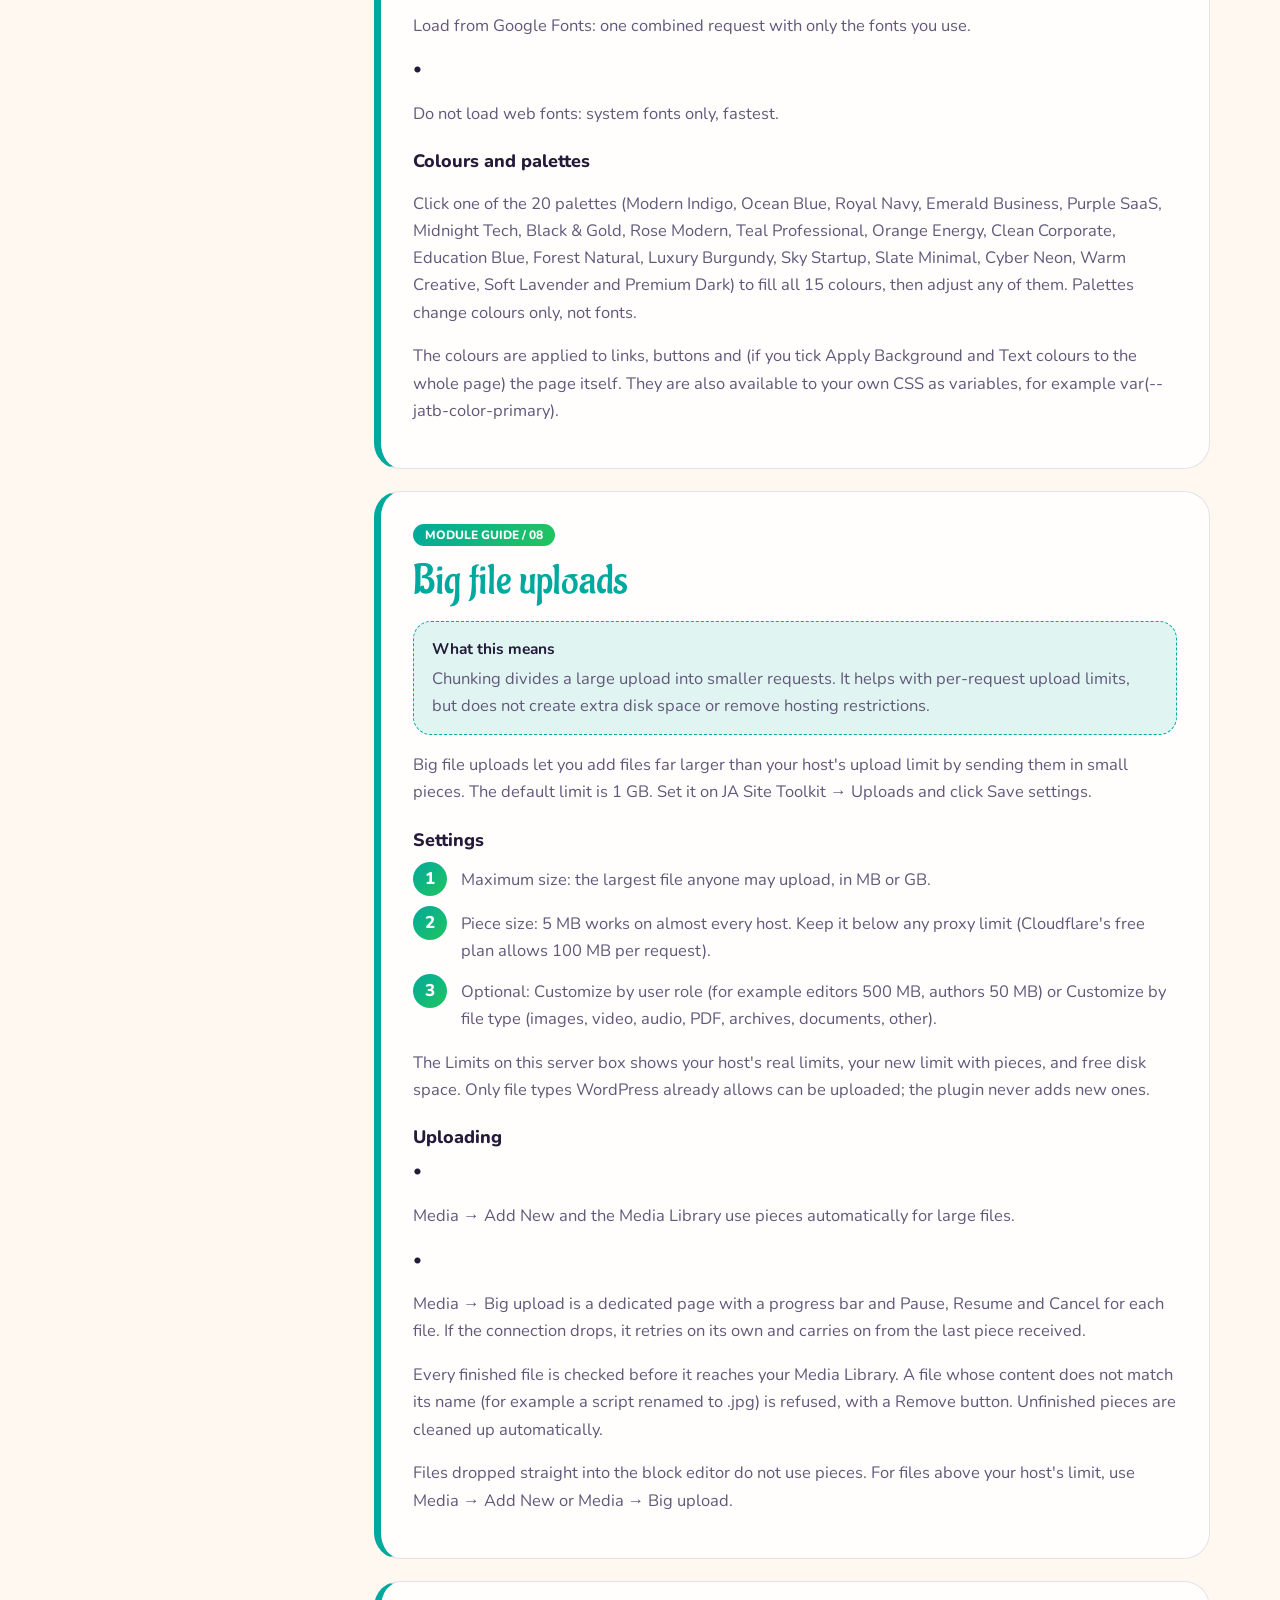
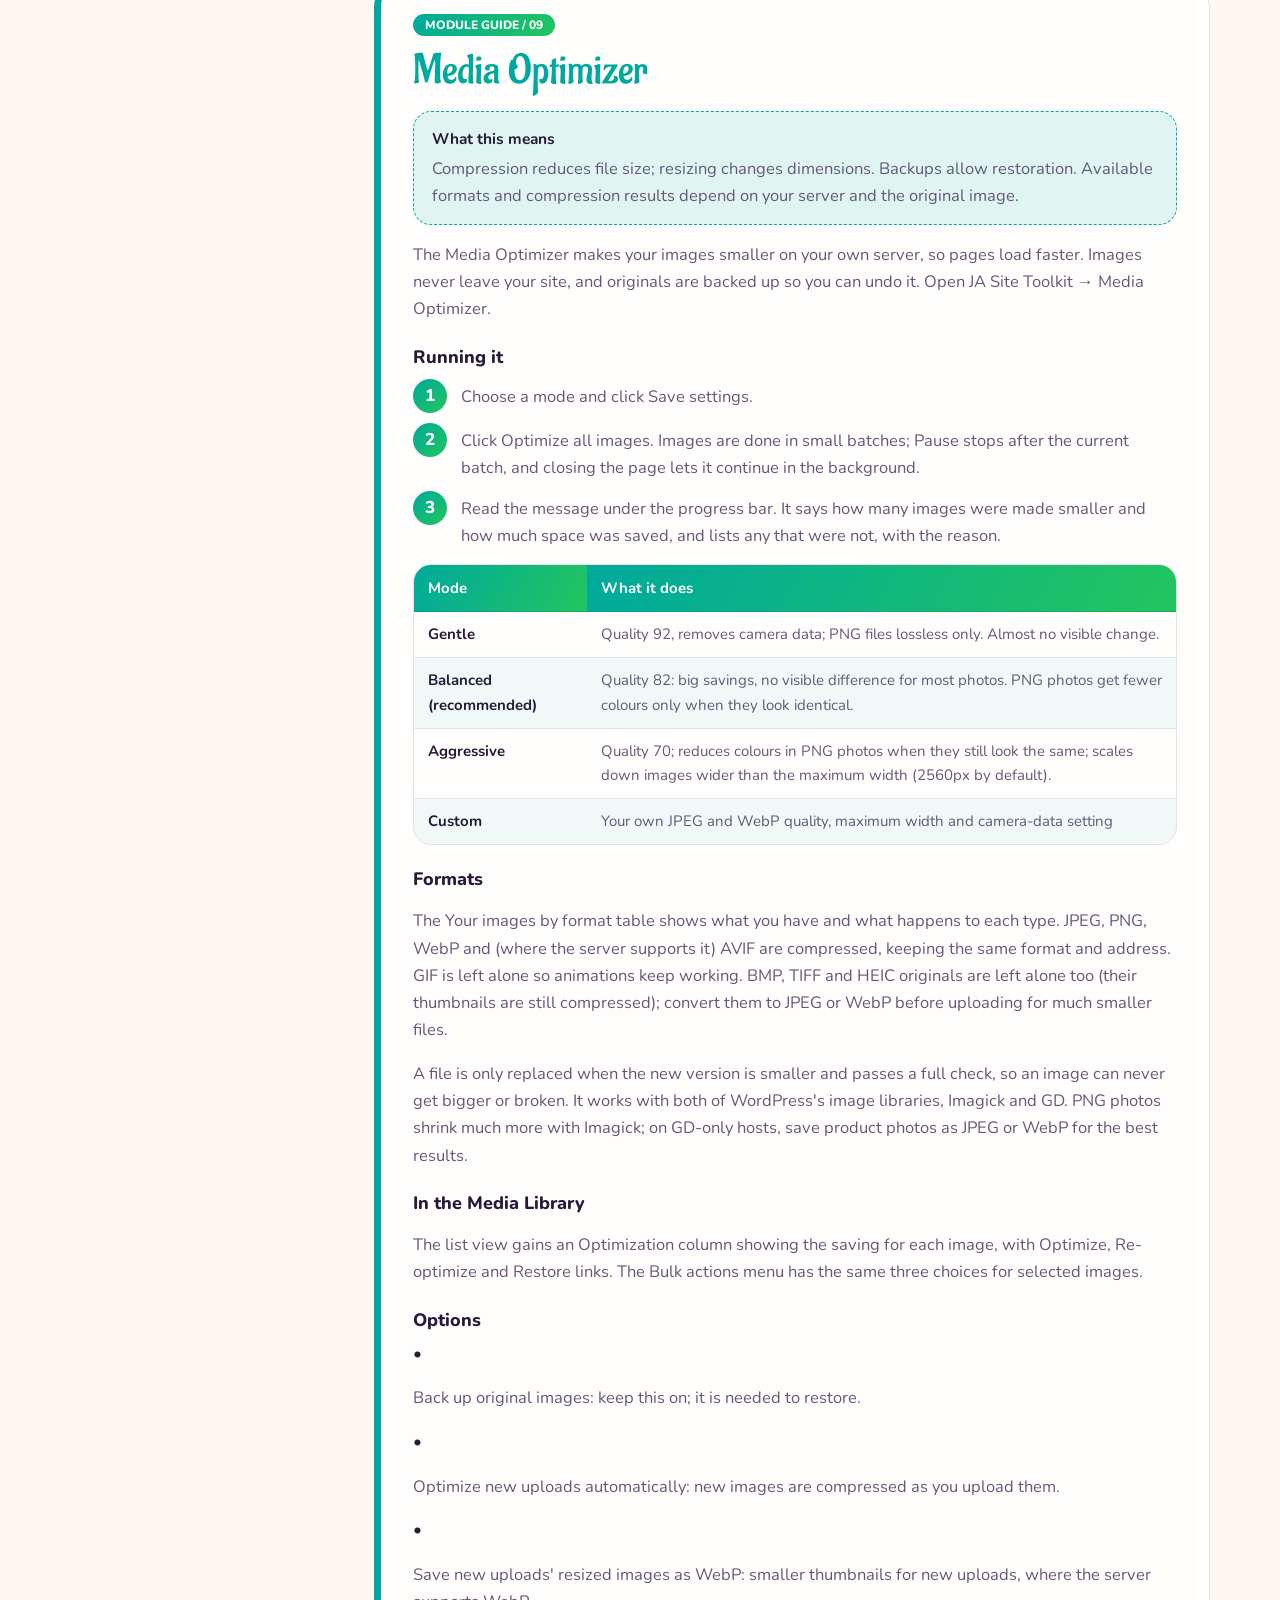
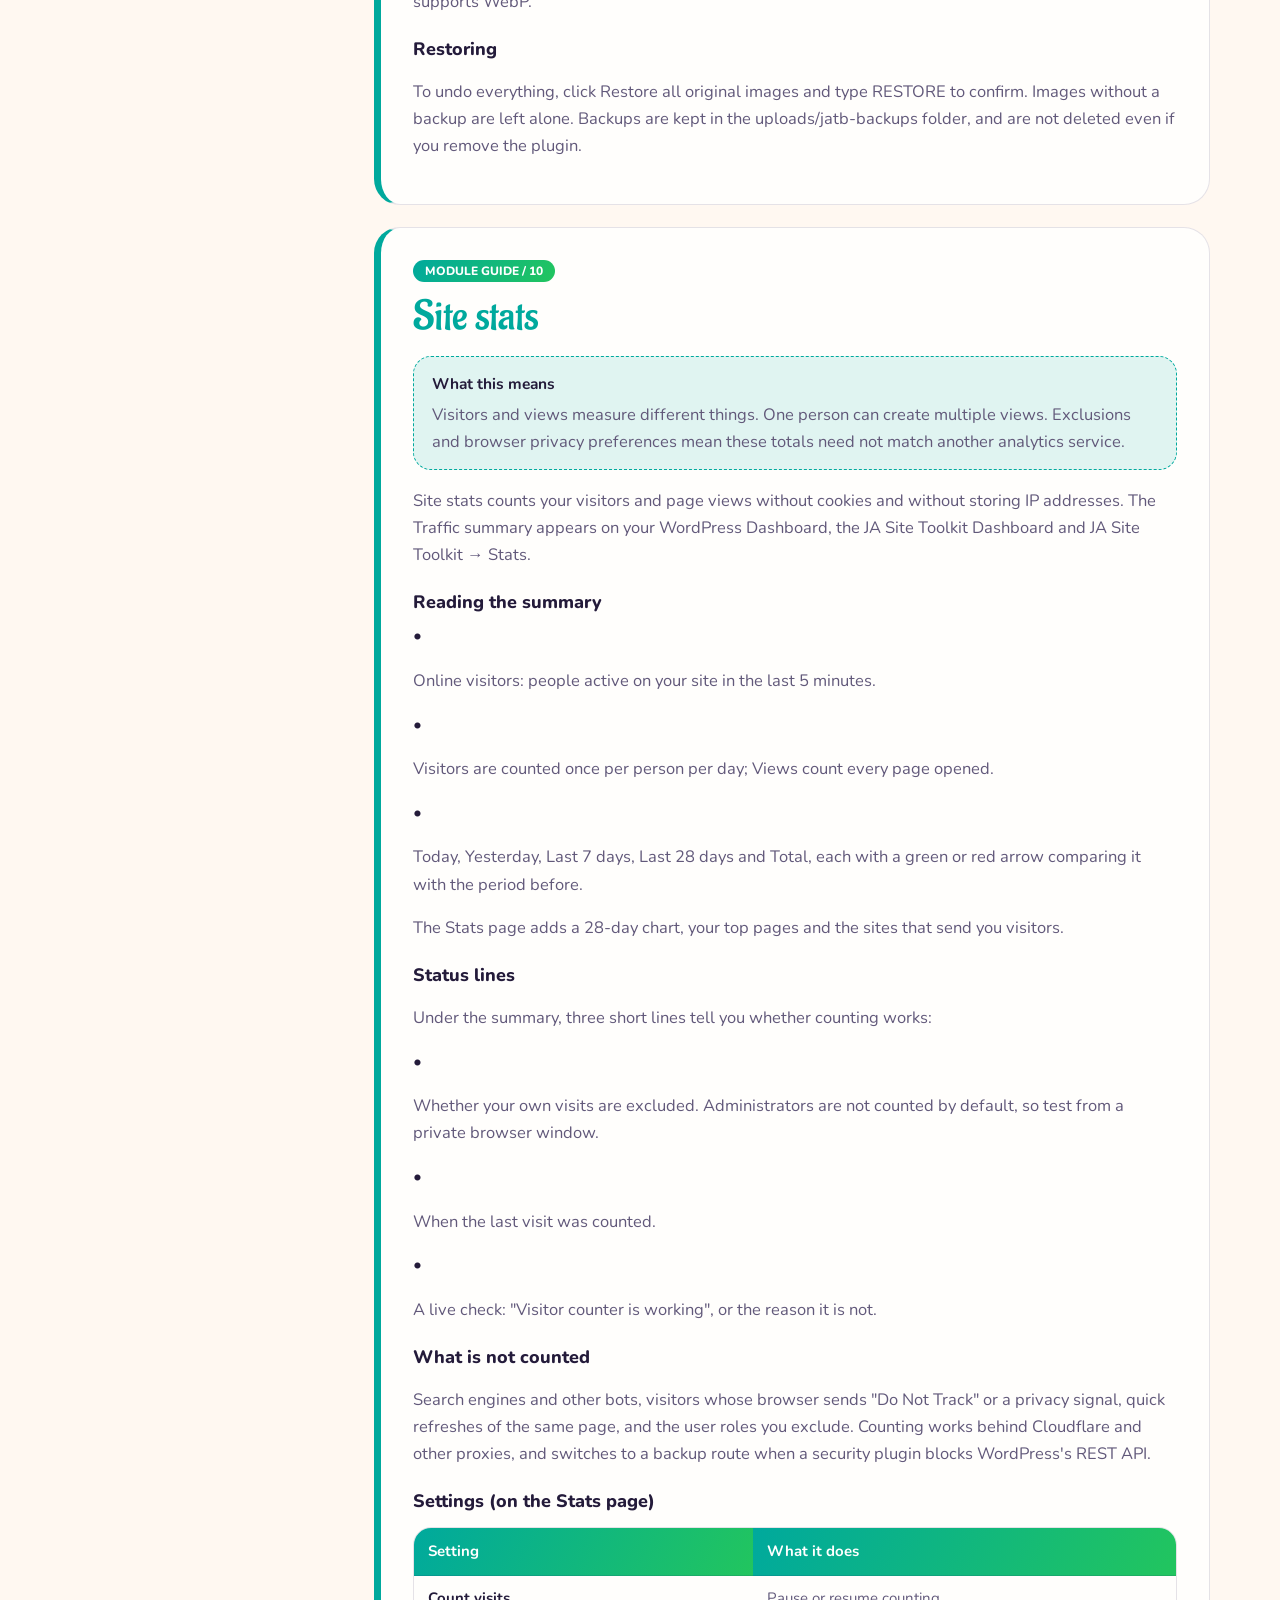
<file: ja-site-toolkit.html>
<!DOCTYPE html>
<html lang="en" data-theme="light"><head><meta charset="UTF-8"><meta name="viewport" content="width=device-width, initial-scale=1, viewport-fit=cover">
<title>JA Site Toolkit · JA Products</title><meta name="description" content="Top bars, contact buttons, translation, global styles, uploads, image optimization and visitor stats in one modular plugin.">
<link href="https://fonts.googleapis.com/css2?family=Aladin&family=Nunito:wght@400;600;700;800&display=swap" rel="stylesheet">
<link rel="stylesheet" href="assets/style.css"></head><body style="--a:#00a99d;--b:#22c55e">
<header><div class="wrap nav"><a class="logo" href="index.html" aria-label="JA Products home"><i>JA</i>JA Products</a><nav id="nav" aria-label="Main"><a href="index.html#products">Products</a><a href="erp-software.html">ERP</a><a href="ja-slider.html">Slider</a><a href="ja-site-toolkit.html" aria-current="page">Toolkit</a><a href="ja-graph-chart.html">Graph</a><a href="ja-student-success.html">Success</a><a href="ja-notice-board.html">Notice</a><a href="index.html#developer">Developer</a><a class="btn" href="index.html#contact" style="color:#fff;margin-left:6px">Contact</a></nav><button class="tg" id="tg" aria-label="Switch light or dark mode">&#9790;</button><button class="mb" id="mb" aria-label="Open menu" aria-expanded="false">&#9776;</button></div></header>
<main id="top">
<div class="ph"><div class="wrap split"><div><a class="crumb" href="index.html#products">&larr; All products</a><br><span class="tag">Modular WordPress plugin</span><h1>A better website. A smarter toolkit.</h1><p class="lead" style="font-size:19px;color:var(--mut);max-width:520px">Top bars, contact buttons, translation, global styles, uploads, image optimization and visitor stats in one modular plugin.</p><div class="row" style="margin-top:22px"><a class="btn" href="#guide">Read the user guide</a><a class="btn ghost" href="https://ja-plugin.netlify.app/" target="_blank" rel="noopener">Product website</a></div></div>
<div class="shot"><img src="images/03.jpg" alt="JA Site Toolkit illustration"></div></div></div>
<section class="sec c2"><div class="wrap"><div class="head"><h2>At a glance</h2><p>What JA Site Toolkit gives you, in short.</p></div><div class="facts" style="max-width:760px;margin:0 auto 26px"><div><b>8+</b><span>modules to switch on</span></div><div><b>0</b><span>cookies for visitor stats</span></div><div><b>1</b><span>settings backup</span></div></div><ul class="chips" style="justify-content:center;max-width:860px;margin:0 auto"><li>Top bar</li><li>Floating buttons</li><li>Back to top</li><li>Language switch</li><li>Custom 404</li><li>Global style</li><li>Media optimizer</li><li>Site stats</li></ul></div></section>
<section class="sec c1"><div class="wrap"><div class="head"><h2>What&rsquo;s inside</h2><p>The three things most people use JA Site Toolkit for.</p></div><div class="det"><article><h3>Connect with visitors</h3><p>Top bar layouts, floating contact buttons, search and back-to-top controls.</p></article><article><h3>Shape your website</h3><p>Global typography and colours, language switching and custom 404 pages.</p></article><article><h3>Manage everyday tasks</h3><p>Large uploads, on-server image optimization and cookie-free visitor stats.</p></article></div></div></section>
<section class="sec c2" id="guide"><div class="wrap"><div class="gh"><h2>Your complete user guide</h2><button class="btn pbtn" onclick="window.print()">Print / save as PDF</button></div>
<div class="gd"><aside class="toc" aria-label="Guide sections"><b>In this guide</b><a href="#section-0">Install and update</a><a href="#section-1">Dashboard and modules</a><a href="#section-2">Top bar</a><a href="#section-3">Floating buttons and Back to top</a><a href="#section-4">Language and translation</a><a href="#section-5">Custom 404 pages</a><a href="#section-6">Global Style</a><a href="#section-7">Big file uploads</a><a href="#section-8">Media Optimizer</a><a href="#section-9">Site stats</a><a href="#section-10">Shortcodes and settings backup</a><a href="#section-11">Troubleshooting</a><a href="#section-12">Need help?</a></aside><div><section class="manual-section" id="section-0"><div class="section-number">MODULE GUIDE / 01</div><h2>Install and update</h2><aside class="explain"><strong>What this means</strong><p>Activation makes the plugin available in WordPress. Updating replaces the code while retaining the saved configuration described below. The ZIP may still use the original ja-top-bar filename; changing the display name does not require renaming internal files.</p></aside><p>Install JA Site Toolkit from its zip file, and update it with Replace current with uploaded so nothing is lost. It needs WordPress 6.0 or newer and PHP 7.4 or newer.</p><h3>First install</h3><div class="step"><span>1</span><p>In WordPress, go to Plugins → Add New → Upload Plugin.</p></div><div class="step"><span>2</span><p>Choose ja-top-bar-1.11.4.zip and click Install Now.</p></div><div class="step"><span>3</span><p>Click Activate. A new JA Site Toolkit menu appears in the admin sidebar.</p></div><h3>Updating to a new version</h3><div class="step"><span>1</span><p>Go to Plugins → Add New → Upload Plugin and choose the new zip.</p></div><div class="step"><span>2</span><p>WordPress says the plugin is already installed. Click Replace current with uploaded.</p></div><div class="step"><span>3</span><p>Your settings, stats, translations and image backups stay.</p></div><p>Since 1.11.1, deleting the plugin also keeps your data, unless you switch on Delete all plugin data when the plugin is deleted on the Modules screen. Turn that on only when you are removing JA Site Toolkit for good.</p><p>If you are moving from JA Header Pro, delete the old plugin first. JA Site Toolkit copies its settings across on first activation.</p></section><section class="manual-section" id="section-1"><div class="section-number">MODULE GUIDE / 02</div><h2>Dashboard and modules</h2><aside class="explain"><strong>What this means</strong><p>Think of the dashboard as your overview and Modules as the master switches. Configure each feature on its own screen; disabling it keeps its settings for later.</p></aside><p>Everything lives under the JA Site Toolkit menu. The Dashboard shows your traffic summary, which modules are on, and your server&#x27;s details.</p><div class="tablewrap"><table><thead><tr><th>Menu item</th><th>What you do there</th></tr></thead><tbody><tr><td>Dashboard</td><td>See traffic, module status and system information</td></tr><tr><td>Top Bar</td><td>Set up the bar, floating buttons and Back to top (7 tabs)</td></tr><tr><td>Stats</td><td>Full visitor numbers, charts, top pages and stats settings</td></tr><tr><td>Language</td><td>Choose languages, the switcher look and how pages are translated</td></tr><tr><td>Translations</td><td>Check and correct automatic translations (shown in automatic mode only)</td></tr><tr><td>404 Page</td><td>Pick a not-found design, read the 404 log, make redirects</td></tr><tr><td>Global Style</td><td>Site-wide fonts, sizes and colours</td></tr><tr><td>Uploads</td><td>Upload size limits and piece size</td></tr><tr><td>Media Optimizer</td><td>Compress images, view savings, restore originals</td></tr><tr><td>Modules</td><td>Switch each part on or off</td></tr></tbody></table></div><p>The Big upload page is under Media → Big upload.</p><h3>Switching modules on and off</h3><p>Go to JA Site Toolkit → Modules, tick or untick a module, and click Save modules. A module that is off loads nothing on your site, and its settings are kept for when you turn it back on. If a module ever fails to load, the rest of the plugin keeps working and a notice names the module.</p></section><section class="manual-section" id="section-2"><div class="section-number">MODULE GUIDE / 03</div><h2>Top bar</h2><aside class="explain"><strong>What this means</strong><p>Content, placement and device visibility work together. An item needs a value in General, a position in Layout and permission to appear on the current device in Responsive.</p></aside><p>The top bar is the thin strip above your theme&#x27;s header for your address, phone, email, search and more. Set it up in JA Site Toolkit → Top Bar, then click Save changes at the bottom of any tab.</p><div class="tablewrap"><table><thead><tr><th>Tab</th><th>What it controls</th></tr></thead><tbody><tr><td>General</td><td>The content of each item: address and map link, phone, email, custom text, search placeholder, social icon links, a button, and shortcode items (cart, login)</td></tr><tr><td>Layout</td><td>Which items show and where: drag them into the Left, Center or Right zone</td></tr><tr><td>Style</td><td>Colours, bar height, font size, corner radius, boxed width, and the search field look</td></tr><tr><td>Scroll</td><td>Static or fixed bar, hiding on scroll, shrinking, and keeping a sticky theme header below the bar</td></tr><tr><td>Floating buttons</td><td>Chat, social and Back to top buttons (next section)</td></tr><tr><td>Responsive</td><td>Which items show on desktop, tablet and phone, and the screen widths for each</td></tr><tr><td>Advanced</td><td>Custom CSS and JavaScript, compatibility options, settings backup</td></tr></tbody></table></div><h3>Arranging items</h3><p>On the Layout tab, drag an item into a zone to show it, or back to the list to hide it. An item with empty content (for example, no email address on the General tab) does not show.</p><h3>Static or fixed</h3><div class="bullet"><span>•</span><p>Static scrolls away with the page.</p></div><div class="bullet"><span>•</span><p>Fixed stays at the top of the screen. With Hide when scrolling down on, it slides away as visitors read and returns when they scroll up. Small scrolls are ignored so it does not flicker.</p></div><p>If your theme&#x27;s own header is sticky and gets covered, switch on Move a sticky theme header below the bar on the Scroll tab.</p><h3>Search looks</h3><p>Choose one of 11 search field looks on the Style tab: Classic, Minimal, Expanding icon, Command palette, Glass, Floating label, Smart search, Morphing button, Spotlight, Filters and Neon. All of them show live results as visitors type and search your site with WordPress&#x27;s normal search. The Command look also opens with Ctrl+K (⌘K on Mac), and Spotlight with the / key.</p><h3>Phones and tablets</h3><p>On the Responsive tab, untick items you do not want on small screens. Keeping two or three items on phones keeps the bar on one line.</p></section><section class="manual-section" id="section-3"><div class="section-number">MODULE GUIDE / 04</div><h2>Floating buttons and Back to top</h2><aside class="explain"><strong>What this means</strong><p>Contact buttons open the destination you configure. Back to top controls page navigation. Review the mobile arrangement so buttons remain easy to tap and do not obscure content.</p></aside><p>Floating buttons stay in a corner of the screen so visitors can reach you on WhatsApp, Messenger or any of 101 other platforms, and jump back to the top. Set them up on JA Site Toolkit → Top Bar → Floating buttons, and switch on Show floating buttons first.</p><h3>Adding a button</h3><div class="step"><span>1</span><p>Type a platform name in Add a button (for example &quot;insta&quot; or &quot;linked&quot;).</p></div><div class="step"><span>2</span><p>Pick it from the list and click Add selected platform.</p></div><div class="step"><span>3</span><p>Enter your username or link. A plain username works: joynal.ar becomes your Instagram profile link. A phone number becomes a WhatsApp, Viber, call or SMS link.</p></div><div class="step"><span>4</span><p>Drag the cards to set the order, top to bottom as it shows on screen. Duplicate copies a button; Remove this channel deletes it.</p></div><p>Links are checked when you save. Unsafe links such as javascript: are refused, and an address like example.com gets https:// added. 82 platforms show their official logo; the others (such as LinkedIn and Slack, whose owners do not allow free use of their logos) show their initials in their brand colour.</p><h3>Looks</h3><div class="bullet"><span>•</span><p>Button style: 20 styles with live samples, from Classic brand colours to Modern pill (with text) and Hover reveal.</p></div><div class="bullet"><span>•</span><p>Hover effect: 15 effects that play once on hover. Each button can override it, and they are off for visitors who prefer less motion.</p></div><div class="bullet"><span>•</span><p>Layout and size: vertical stack or horizontal row, with separate sizes for tablets and phones (at least 40px so they stay easy to tap).</p></div><div class="bullet"><span>•</span><p>Group behind one button: shows a single chat button that opens the rest. Handy on phones.</p></div><h3>Back to top</h3><p>Open the Back to top card in the list to set it up.</p><p>Setting</p><p>Choices</p><p>Design</p><p>20 designs, including Scroll progress ring, Rocket launch, Pill with text, Neon cyber, Elegant gold and Magnetic floating</p><p>Colours</p><p>Each design&#x27;s own colours, or switch on Use my colours</p><p>Position</p><p>With the other buttons, its own bottom corner, or the middle of the left or right edge</p><p>Appear after scrolling</p><p>Distance in pixels before it shows</p><p>Scrolling</p><p>Smooth (with a duration) or instant</p><p>Animation</p><p>When it appears, while waiting (plays 3 times), on hover and on click, plus duration and intensity</p><p>Size</p><p>Desktop, tablet and phone, 40–80px</p><p>Where it shows</p><p>Devices, homepage, chosen pages, content types, logged-in users, user roles</p><p>Back to top never overlaps the other floating buttons: if you pick the same bottom corner, it stays in their stack. Visitors who prefer reduced motion jump to the top instantly.</p></section><section class="manual-section" id="section-4"><div class="section-number">MODULE GUIDE / 05</div><h2>Language and translation</h2><aside class="explain"><strong>What this means</strong><p>The switcher is the interface; the translation method supplies the translated text. Free plugin features do not imply free third-party API usage. Provider accounts and charges depend on the selected service.</p></aside><p>The language switcher lets visitors read your site in 47 languages. Set it up on JA Site Toolkit → Language and click Save language settings. Then drag Language switcher into a zone on the Top Bar&#x27;s Layout tab, or use the [ja_language_switcher] shortcode.</p><h3>1. Languages</h3><p>Choose the language your site is written in, then tick the languages to offer. Search, Select all and Clear all help with long lists; drag the chosen languages to set their order. Arabic, Urdu, Persian and Hebrew pages are shown right to left automatically.</p><h3>2. Where each language goes</h3><div class="tablewrap"><table><thead><tr><th>Way</th><th>Best for</th><th>What you need</th></tr></thead><tbody><tr><td>Free Google web translation</td><td>Trying it out, small sites</td><td>Nothing. Visitors see Google&#x27;s translated copy of the page, with a small Google bar on top. Works only once your site is on its public address.</td></tr><tr><td>Automatic translation (your API key)</td><td>Real multilingual sites</td><td>An account with DeepL, Google Cloud Translation, Microsoft Translator, an OpenAI-compatible service, LibreTranslate or your own endpoint. Pages appear at addresses like /bn/menu/.</td></tr><tr><td>My own translated pages</td><td>Sites already translated by hand</td><td>The address of each language, using {path} for the current page, e.g. https://example.com/bn{path}</td></tr><tr><td>Polylang or WPML</td><td>Sites using those plugins</td><td>Polylang or WPML installed; the switcher uses their languages and pages</td></tr></tbody></table></div><h3>Automatic translation in practice</h3><div class="step"><span>1</span><p>Choose the service and paste your API key. Keys stay on the server, are shown masked, and can instead be set in wp-config.php (for example define( &#x27;JATB_DEEPL_KEY&#x27;, &#x27;…&#x27; );).</p></div><div class="step"><span>2</span><p>Click Test connection. It translates one sample sentence and shows the result.</p></div><div class="step"><span>3</span><p>Open any page with a language prefix, for example /bn/. Each sentence is translated once, saved, and reused, so you pay for it only once.</p></div><div class="step"><span>4</span><p>Correct anything on JA Site Toolkit → Translations. Edited lines become Reviewed; set Locked to keep a line forever. Reviewed and locked lines are never replaced automatically.</p></div><p>If the service is slow or down, the page still opens in the original language. Untranslated text is finished in the background within a few minutes. Wait for translation (default 3 seconds) sets how long a page waits.</p><h3>3. Switcher look</h3><p>Pick a button look for desktop, tablet and phone separately (flag and name, flag and code, globe only, and 5 more), a dropdown, searchable popup or a plain row of links, plus direction, animation and dark or light colours.</p><h3>4. Visitor language</h3><p>The switcher can suggest the visitor&#x27;s browser language once (&quot;View this page in বাংলা?&quot;), switch automatically, and remember their choice. Search engines are never redirected.</p></section><section class="manual-section" id="section-5"><div class="section-number">MODULE GUIDE / 06</div><h2>Custom 404 pages</h2><aside class="explain"><strong>What this means</strong><p>A custom 404 changes what a visitor sees when an address is missing. A redirect instead sends the visitor to another address. Use permanent redirects for lasting moves and temporary redirects for short-term changes.</p></aside><p>When a visitor opens a link that does not exist, JA Site Toolkit shows a friendly page instead of your theme&#x27;s plain one, and still tells search engines the page is missing (a real 404). Set it up on JA Site Toolkit → 404 Page.</p><h3>Design tab</h3><div class="step"><span>1</span><p>Switch on Use a custom 404 page.</p></div><div class="step"><span>2</span><p>Click a template: Lost Signal, Paper Plane, Unplugged, Message in a Bottle, Clean Slate, Map &amp; Compass, Missing Book, Moonlit, Brand (uses your logo) or Search Hub. The live preview on the right changes straight away.</p></div><div class="step"><span>3</span><p>Change the headline, subheadline and buttons if you like. Empty fields use the template&#x27;s own words.</p></div><div class="step"><span>4</span><p>Choose the helpful extras: search field, &quot;Did you mean…?&quot; link, recent posts, popular pages (by page ID) and a back button.</p></div><div class="step"><span>5</span><p>Pick Inside your theme (keeps your header and footer) or Full screen, set colours if you want, and click Save 404 page.</p></div><p>Your theme&#x27;s own files are never changed.</p><h3>404 log and redirects tab</h3><p>The log lists the missing addresses visitors tried, how often, and which page linked to them. It stores no IP addresses or visitor details, and ignores bots and common hacking probes.</p><p>To fix a broken link, type the right page (a full link or a path such as /menu/) next to the missing address, choose 301 (permanent) or 302 (temporary), and click Redirect. The plugin often suggests the right page for you. Redirects are listed below the log, with how often each was used.</p><p>Log entries are deleted after 90 days by default; change this under Keep entries for.</p></section><section class="manual-section" id="section-6"><div class="section-number">MODULE GUIDE / 07</div><h2>Global Style</h2><aside class="explain"><strong>What this means</strong><p>Blank fields preserve the theme’s choices. A palette changes colors, while typography controls fonts and text dimensions. Preview first, then save to apply your selections.</p></aside><p>Global Style sets fonts, sizes and colours for your whole site from one screen, JA Site Toolkit → Global Style. Nothing changes on the site until you click Save style, and empty fields leave your theme&#x27;s own style in place.</p><h3>Quick start</h3><p>A preset (Restaurant, Corporate, Education, Portfolio or Bangla site) fills in fonts and colours in one click. Use theme clears every field.</p><h3>Typography</h3><p>For body text, paragraphs, headings H1–H6, links and buttons, choose the font, size, phone size, weight, line height, letter spacing and capitals. The preview box shows the result before you save.</p><h3>Font loading</h3><div class="bullet"><span>•</span><p>Host fonts on this site (recommended): fonts are downloaded once into your uploads folder, so no visitor data goes to Google.</p></div><div class="bullet"><span>•</span><p>Load from Google Fonts: one combined request with only the fonts you use.</p></div><div class="bullet"><span>•</span><p>Do not load web fonts: system fonts only, fastest.</p></div><h3>Colours and palettes</h3><p>Click one of the 20 palettes (Modern Indigo, Ocean Blue, Royal Navy, Emerald Business, Purple SaaS, Midnight Tech, Black &amp; Gold, Rose Modern, Teal Professional, Orange Energy, Clean Corporate, Education Blue, Forest Natural, Luxury Burgundy, Sky Startup, Slate Minimal, Cyber Neon, Warm Creative, Soft Lavender and Premium Dark) to fill all 15 colours, then adjust any of them. Palettes change colours only, not fonts.</p><p>The colours are applied to links, buttons and (if you tick Apply Background and Text colours to the whole page) the page itself. They are also available to your own CSS as variables, for example var(--jatb-color-primary).</p></section><section class="manual-section" id="section-7"><div class="section-number">MODULE GUIDE / 08</div><h2>Big file uploads</h2><aside class="explain"><strong>What this means</strong><p>Chunking divides a large upload into smaller requests. It helps with per-request upload limits, but does not create extra disk space or remove hosting restrictions.</p></aside><p>Big file uploads let you add files far larger than your host&#x27;s upload limit by sending them in small pieces. The default limit is 1 GB. Set it on JA Site Toolkit → Uploads and click Save settings.</p><h3>Settings</h3><div class="step"><span>1</span><p>Maximum size: the largest file anyone may upload, in MB or GB.</p></div><div class="step"><span>2</span><p>Piece size: 5 MB works on almost every host. Keep it below any proxy limit (Cloudflare&#x27;s free plan allows 100 MB per request).</p></div><div class="step"><span>3</span><p>Optional: Customize by user role (for example editors 500 MB, authors 50 MB) or Customize by file type (images, video, audio, PDF, archives, documents, other).</p></div><p>The Limits on this server box shows your host&#x27;s real limits, your new limit with pieces, and free disk space. Only file types WordPress already allows can be uploaded; the plugin never adds new ones.</p><h3>Uploading</h3><div class="bullet"><span>•</span><p>Media → Add New and the Media Library use pieces automatically for large files.</p></div><div class="bullet"><span>•</span><p>Media → Big upload is a dedicated page with a progress bar and Pause, Resume and Cancel for each file. If the connection drops, it retries on its own and carries on from the last piece received.</p></div><p>Every finished file is checked before it reaches your Media Library. A file whose content does not match its name (for example a script renamed to .jpg) is refused, with a Remove button. Unfinished pieces are cleaned up automatically.</p><p>Files dropped straight into the block editor do not use pieces. For files above your host&#x27;s limit, use Media → Add New or Media → Big upload.</p></section><section class="manual-section" id="section-8"><div class="section-number">MODULE GUIDE / 09</div><h2>Media Optimizer</h2><aside class="explain"><strong>What this means</strong><p>Compression reduces file size; resizing changes dimensions. Backups allow restoration. Available formats and compression results depend on your server and the original image.</p></aside><p>The Media Optimizer makes your images smaller on your own server, so pages load faster. Images never leave your site, and originals are backed up so you can undo it. Open JA Site Toolkit → Media Optimizer.</p><h3>Running it</h3><div class="step"><span>1</span><p>Choose a mode and click Save settings.</p></div><div class="step"><span>2</span><p>Click Optimize all images. Images are done in small batches; Pause stops after the current batch, and closing the page lets it continue in the background.</p></div><div class="step"><span>3</span><p>Read the message under the progress bar. It says how many images were made smaller and how much space was saved, and lists any that were not, with the reason.</p></div><div class="tablewrap"><table><thead><tr><th>Mode</th><th>What it does</th></tr></thead><tbody><tr><td>Gentle</td><td>Quality 92, removes camera data; PNG files lossless only. Almost no visible change.</td></tr><tr><td>Balanced (recommended)</td><td>Quality 82: big savings, no visible difference for most photos. PNG photos get fewer colours only when they look identical.</td></tr><tr><td>Aggressive</td><td>Quality 70; reduces colours in PNG photos when they still look the same; scales down images wider than the maximum width (2560px by default).</td></tr><tr><td>Custom</td><td>Your own JPEG and WebP quality, maximum width and camera-data setting</td></tr></tbody></table></div><h3>Formats</h3><p>The Your images by format table shows what you have and what happens to each type. JPEG, PNG, WebP and (where the server supports it) AVIF are compressed, keeping the same format and address. GIF is left alone so animations keep working. BMP, TIFF and HEIC originals are left alone too (their thumbnails are still compressed); convert them to JPEG or WebP before uploading for much smaller files.</p><p>A file is only replaced when the new version is smaller and passes a full check, so an image can never get bigger or broken. It works with both of WordPress&#x27;s image libraries, Imagick and GD. PNG photos shrink much more with Imagick; on GD-only hosts, save product photos as JPEG or WebP for the best results.</p><h3>In the Media Library</h3><p>The list view gains an Optimization column showing the saving for each image, with Optimize, Re-optimize and Restore links. The Bulk actions menu has the same three choices for selected images.</p><h3>Options</h3><div class="bullet"><span>•</span><p>Back up original images: keep this on; it is needed to restore.</p></div><div class="bullet"><span>•</span><p>Optimize new uploads automatically: new images are compressed as you upload them.</p></div><div class="bullet"><span>•</span><p>Save new uploads&#x27; resized images as WebP: smaller thumbnails for new uploads, where the server supports WebP.</p></div><h3>Restoring</h3><p>To undo everything, click Restore all original images and type RESTORE to confirm. Images without a backup are left alone. Backups are kept in the uploads/jatb-backups folder, and are not deleted even if you remove the plugin.</p></section><section class="manual-section" id="section-9"><div class="section-number">MODULE GUIDE / 10</div><h2>Site stats</h2><aside class="explain"><strong>What this means</strong><p>Visitors and views measure different things. One person can create multiple views. Exclusions and browser privacy preferences mean these totals need not match another analytics service.</p></aside><p>Site stats counts your visitors and page views without cookies and without storing IP addresses. The Traffic summary appears on your WordPress Dashboard, the JA Site Toolkit Dashboard and JA Site Toolkit → Stats.</p><h3>Reading the summary</h3><div class="bullet"><span>•</span><p>Online visitors: people active on your site in the last 5 minutes.</p></div><div class="bullet"><span>•</span><p>Visitors are counted once per person per day; Views count every page opened.</p></div><div class="bullet"><span>•</span><p>Today, Yesterday, Last 7 days, Last 28 days and Total, each with a green or red arrow comparing it with the period before.</p></div><p>The Stats page adds a 28-day chart, your top pages and the sites that send you visitors.</p><h3>Status lines</h3><p>Under the summary, three short lines tell you whether counting works:</p><div class="bullet"><span>•</span><p>Whether your own visits are excluded. Administrators are not counted by default, so test from a private browser window.</p></div><div class="bullet"><span>•</span><p>When the last visit was counted.</p></div><div class="bullet"><span>•</span><p>A live check: &quot;Visitor counter is working&quot;, or the reason it is not.</p></div><h3>What is not counted</h3><p>Search engines and other bots, visitors whose browser sends &quot;Do Not Track&quot; or a privacy signal, quick refreshes of the same page, and the user roles you exclude. Counting works behind Cloudflare and other proxies, and switches to a backup route when a security plugin blocks WordPress&#x27;s REST API.</p><h3>Settings (on the Stats page)</h3><div class="tablewrap"><table><thead><tr><th>Setting</th><th>What it does</th></tr></thead><tbody><tr><td>Count visits</td><td>Pause or resume counting</td></tr><tr><td>Respect Do Not Track and Global Privacy Control</td><td>Skip visitors who ask not to be tracked (on by default)</td></tr><tr><td>Keep top pages and referrers</td><td>Record which pages and sites (on by default)</td></tr><tr><td>Do not count logged-in</td><td>Roles whose visits are ignored (administrators by default)</td></tr><tr><td>Show the Dashboard widget to</td><td>Roles that see the Traffic summary on the WordPress Dashboard</td></tr></tbody></table></div><p>Export daily totals (CSV) downloads your numbers for a spreadsheet. Delete all stats clears them after a confirmation.</p></section><section class="manual-section" id="section-10"><div class="section-number">MODULE GUIDE / 11</div><h2>Shortcodes and settings backup</h2><aside class="explain"><strong>What this means</strong><p>Paste a shortcode into a WordPress Shortcode block, rather than displaying it as ordinary text. Existing ja_ shortcode names remain unchanged after the product name update.</p></aside><p>Shortcodes put a piece of JA Site Toolkit anywhere on a page, post or widget. Paste them into a Shortcode block.</p><div class="tablewrap"><table><thead><tr><th>Shortcode</th><th>Shows</th><th>Options</th></tr></thead><tbody><tr><td>[ja_top_bar]</td><td>The whole top bar inside the page</td><td>—</td></tr><tr><td>[ja_search]</td><td>A search field</td><td>ui=&quot;spotlight&quot; (any of the 11 looks), size=&quot;large&quot;</td></tr><tr><td>[ja_address]</td><td>Your address from the General tab</td><td>—</td></tr><tr><td>[ja_whatsapp]</td><td>A WhatsApp chat button</td><td>text=&quot;Chat with us&quot;, message=&quot;Hello!&quot;</td></tr><tr><td>[ja_messenger]</td><td>A Messenger button (needs your Facebook page on the Floating buttons tab)</td><td>text=&quot;Message us&quot;</td></tr><tr><td>[ja_back_to_top]</td><td>A back to top link</td><td>text=&quot;Back to top&quot;</td></tr><tr><td>[ja_language_switcher]</td><td>The language switcher</td><td>look=&quot;flag&quot;, style=&quot;inline&quot; (or dropdown, popup)</td></tr><tr><td>[ja_language lang=&quot;bn&quot;]</td><td>A link to one language</td><td>label=&quot;বাংলা&quot;</td></tr></tbody></table></div><h3>Backup, import and reset</h3><p>On Top Bar → Advanced, under Backup and reset:</p><div class="bullet"><span>•</span><p>Download settings saves the top bar and floating button settings as a JSON file. Keep a copy after any big change.</p></div><div class="bullet"><span>•</span><p>Import settings loads such a file, or text pasted from one. Only the settings in the file change; anything it does not mention stays. A file that is not a JA Site Toolkit export is refused, and imports never add custom JavaScript.</p></div><div class="bullet"><span>•</span><p>Reset to defaults puts every top bar setting back to its starting value, after a confirmation.</p></div><p>The other modules (Language, 404 Page, Global Style, Uploads, Media Optimizer, Stats) keep their own settings on their own screens.</p></section><section class="manual-section" id="section-11"><div class="section-number">MODULE GUIDE / 12</div><h2>Troubleshooting</h2><aside class="explain"><strong>What this means</strong><p>Start with the relevant module switch, then device and page visibility, then cached content. For server-related problems, record the exact error and system information before contacting support.</p></aside><p>Most problems come from a setting that is off, a cache showing an old page, or a host limit. Check these first.</p><div class="tablewrap"><table><thead><tr><th>Problem</th><th>What to do</th></tr></thead><tbody><tr><td>Top bar or floating buttons do not show</td><td>Check the module is on (Modules), Show the top bar or Show floating buttons is on, and the page is not listed under Hide on these pages. Then clear your caching plugin&#x27;s cache.</td></tr><tr><td>Settings disappeared after an update</td><td>You deleted the plugin while running a version before 1.11.1. Import your downloaded settings file on Advanced, or set them up again. Update with Replace current with uploaded from now on.</td></tr><tr><td>Traffic summary stays at 0</td><td>Read the status lines under the summary. If you are logged in as an administrator, your visits are not counted; test from a private window. A red line names what is blocking the counter.</td></tr><tr><td>A floating button links to the wrong place</td><td>Open the button and save it again: links are rebuilt when you save. For Instagram, enter only your username.</td></tr><tr><td>An item in the top bar is missing</td><td>It needs content on the General tab, a place on the Layout tab, and a tick for that device on Responsive.</td></tr><tr><td>Google translation does not open</td><td>Free Google web translation only works once your site is on its public address, not on a local or test site.</td></tr><tr><td>Automatic translation shows English</td><td>Click Test connection on the Language screen. A wrong key or blocked service is shown there; text not yet translated finishes in the background within a few minutes.</td></tr><tr><td>A large upload fails</td><td>Lower the Piece size on Uploads (try 2 MB), and check Free disk space. Upload from Media → Big upload rather than the block editor.</td></tr><tr><td>Images are &quot;Already as small as possible&quot;</td><td>They are already well compressed. Switch to Aggressive and click Try these images again, or save PNG photos as JPEG or WebP.</td></tr><tr><td>&quot;Neither GD nor Imagick&quot; message</td><td>Your host must enable one of these PHP image libraries; ask their support.</td></tr><tr><td>A module shows an error notice</td><td>The rest of the plugin keeps working. Switch that module off on Modules, and send the notice text to the developer.</td></tr></tbody></table></div></section><section class="manual-section" id="section-12"><div class="section-number">MODULE GUIDE / 13</div><h2>Need help?</h2><aside class="explain"><strong>What this means</strong><p>Include the affected page, what you expected, what happened, and the exact error. Do not send passwords or unmasked API keys.</p></aside><p>Contact Md. Joynal Abedin at mdjoynalar@gmail.com or +8801679338669 (WhatsApp), or visit ja-plugin.netlify.app. Include your WordPress version, PHP version and the exact message you see; the Dashboard&#x27;s system information box lists both versions.</p></section></div></div></div></section>
<section class="sec c1"><div class="wrap"><div class="head"><h2>More from the collection</h2></div><div class="grid"><a class="pc" href="ja-graph-chart.html" style="--a:#2f7bff;--b:#12c6e8"><img src="images/04.jpg" alt="JA Graph & Chart preview" loading="lazy"><div><h3>JA Graph & Chart</h3><p>Placement dashboards</p></div></a><a class="pc" href="ja-student-success.html" style="--a:#f59e0b;--b:#ef4444"><img src="images/05.jpg" alt="JA Student Success preview" loading="lazy"><div><h3>JA Student Success</h3><p>Stories and testimonials</p></div></a><a class="pc" href="ja-notice-board.html" style="--a:#16a34a;--b:#84cc16"><img src="images/06.jpg" alt="JA Notice Board preview" loading="lazy"><div><h3>JA Notice Board</h3><p>Announcements with filters</p></div></a></div></div></section>
<section class="cta"><div class="wrap"><h2>Let&rsquo;s make your next website idea happen.</h2><p>Questions about JA Site Toolkit? Talk to the developer directly.</p><div class="row" style="justify-content:center"><a class="btn" href="https://wa.me/8801679338669">Chat on WhatsApp</a><a class="btn ghost" href="mailto:mdjoynalar@gmail.com">Send an email</a></div></div></section>
</main>
<footer><div class="wrap"><div class="fg">
<div><a class="logo" href="#top" style="color:#fff;padding:0"><i>JA</i>JA Products</a><p style="margin-top:14px">Purposeful plugins and software for the websites and institutions you care about.</p></div>
<div><h4>Products</h4><a href="erp-software.html">ERP Software</a><a href="ja-slider.html">JA Slider</a><a href="ja-site-toolkit.html">JA Site Toolkit</a><a href="ja-graph-chart.html">JA Graph &amp; Chart</a><a href="ja-student-success.html">JA Student Success</a><a href="ja-notice-board.html">JA Notice Board</a></div>
<div><h4>Links</h4><a href="https://ja-plugin.netlify.app/" target="_blank" rel="noopener">Plugin website</a><a href="https://joynalar.netlify.app/" target="_blank" rel="noopener">Portfolio</a><a href="https://github.com/joynalar69">GitHub</a><a href="https://www.instagram.com/joynal.ar/">Instagram</a></div>
<div><h4>Contact</h4><a href="mailto:mdjoynalar@gmail.com">mdjoynalar@gmail.com</a><a href="tel:+8801679338669">+880 1679-338669</a><p>Faridganj, Chandpur, Bangladesh</p></div></div>
<div class="fb"><span>© 2026 JA Plugins · Md. Joynal Abedin</span><a href="#top" style="display:inline">Back to top ↑</a></div></div></footer>
<script src="assets/app.js"></script></body></html>
</file>
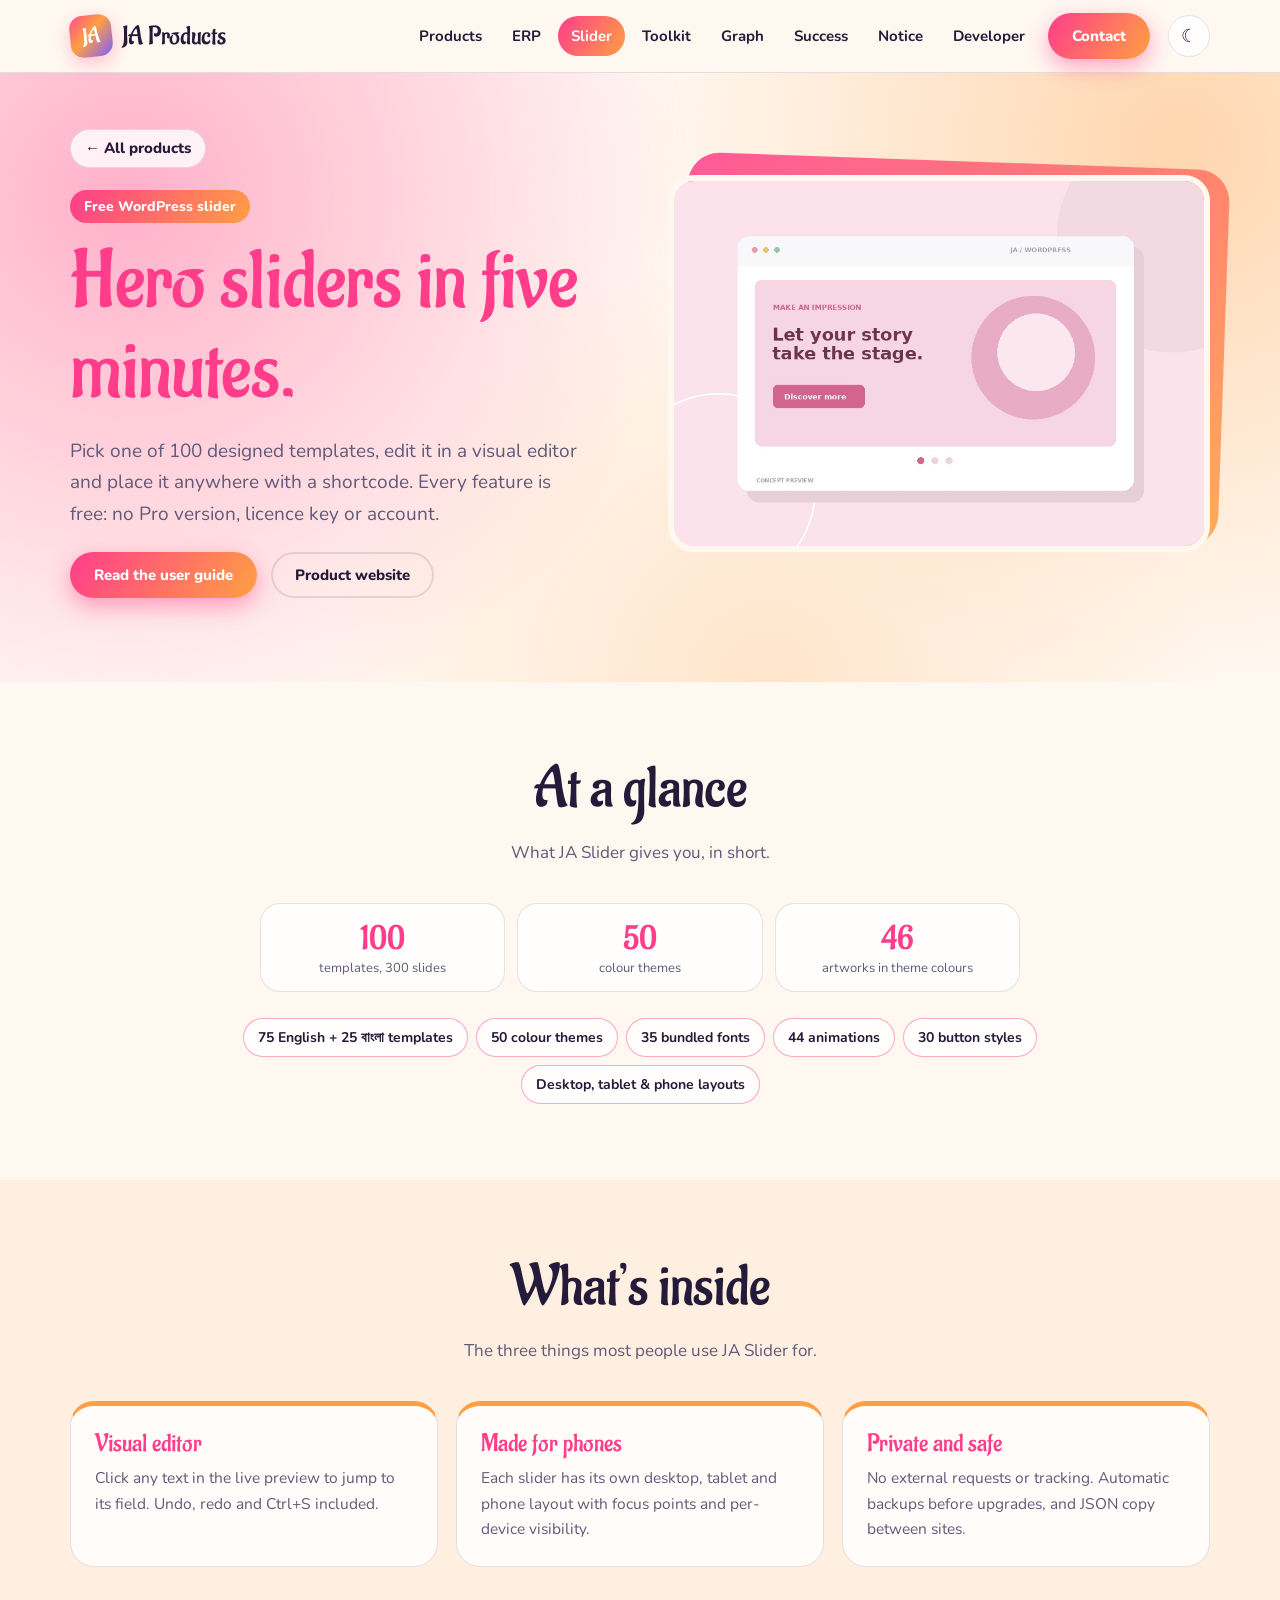
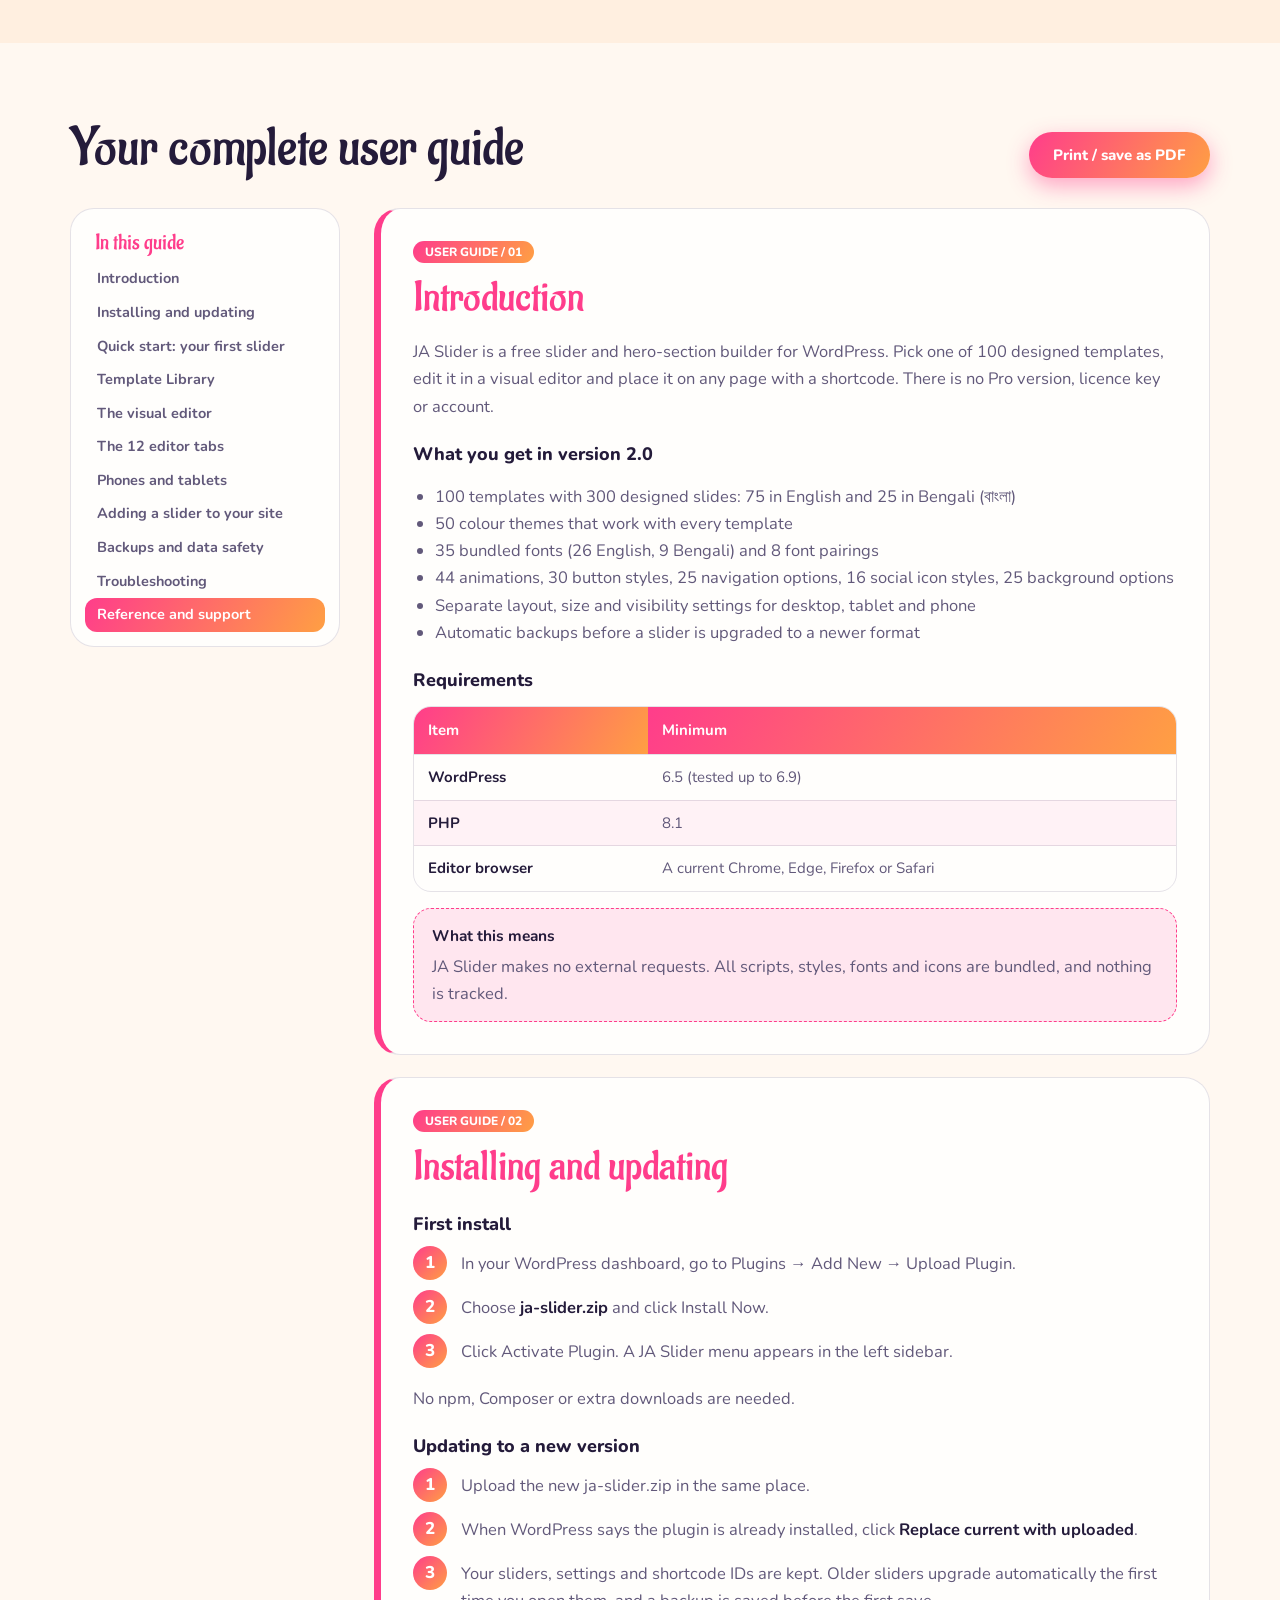
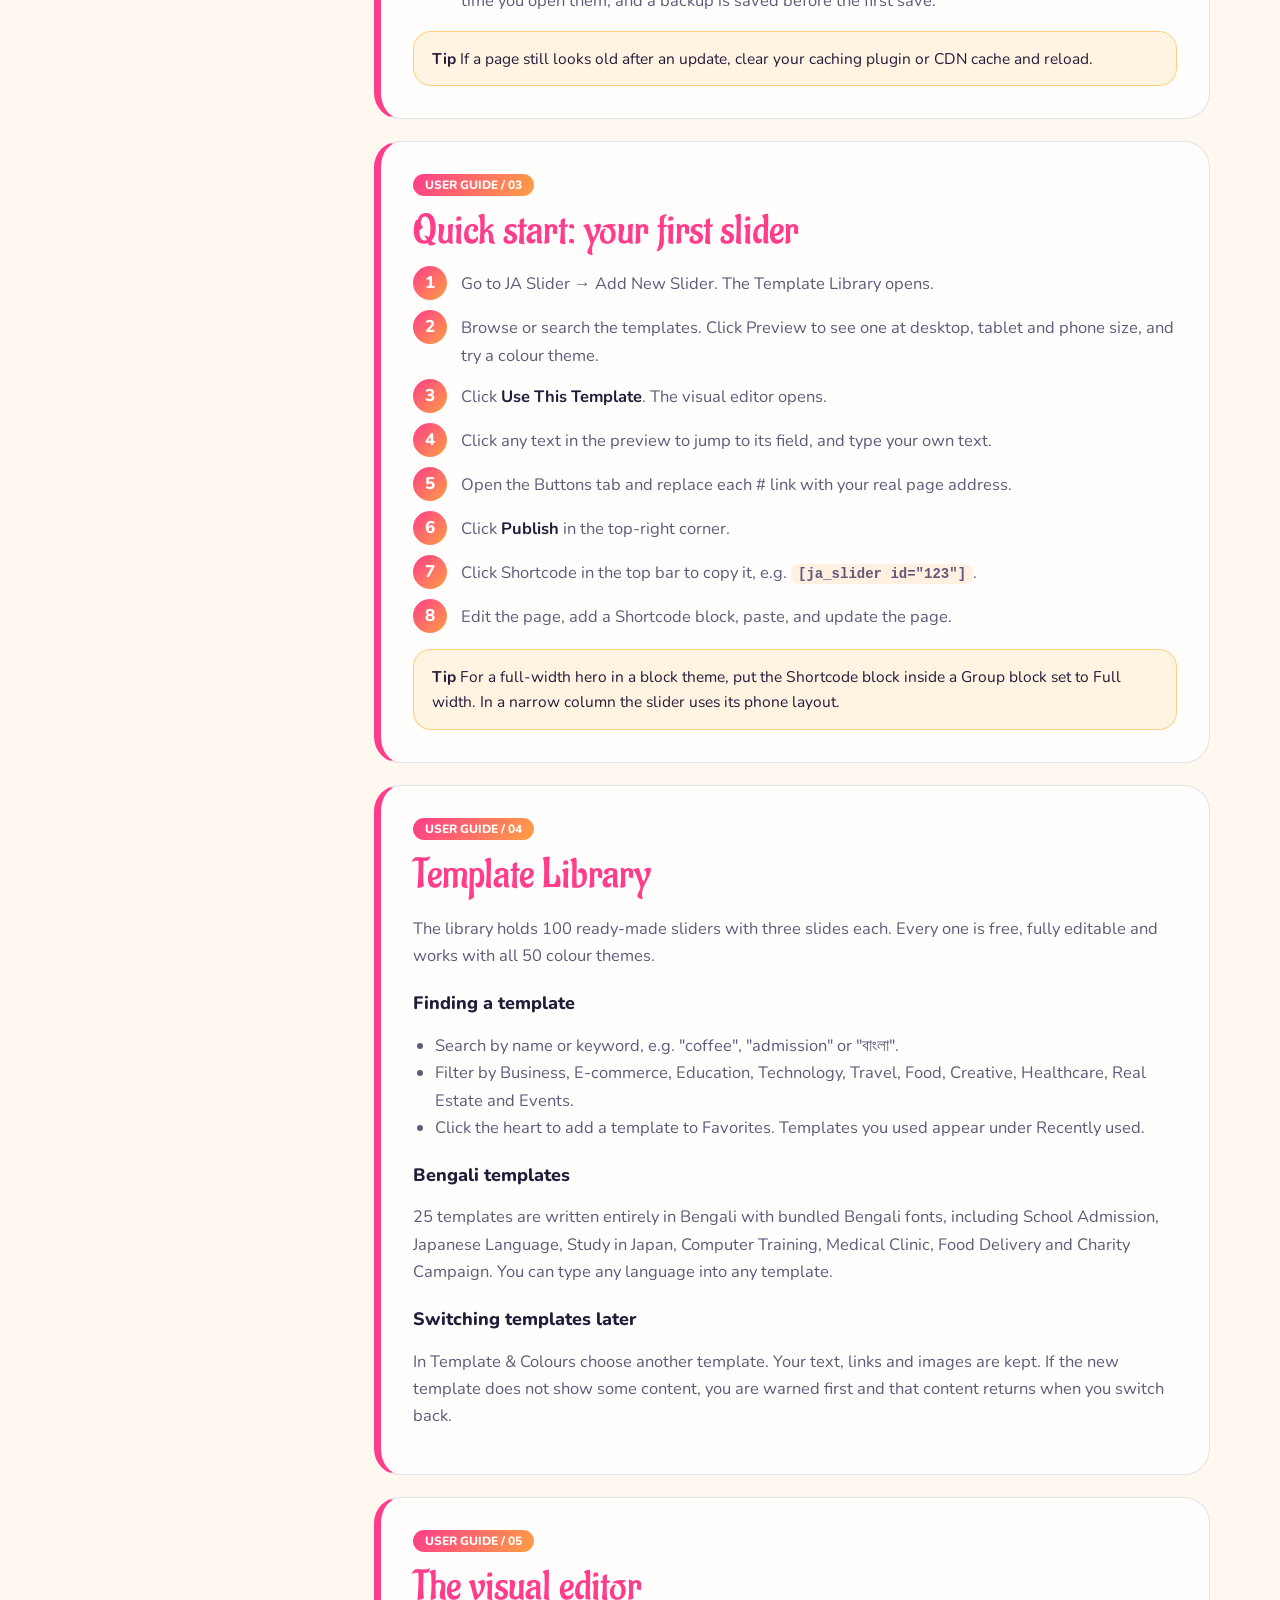
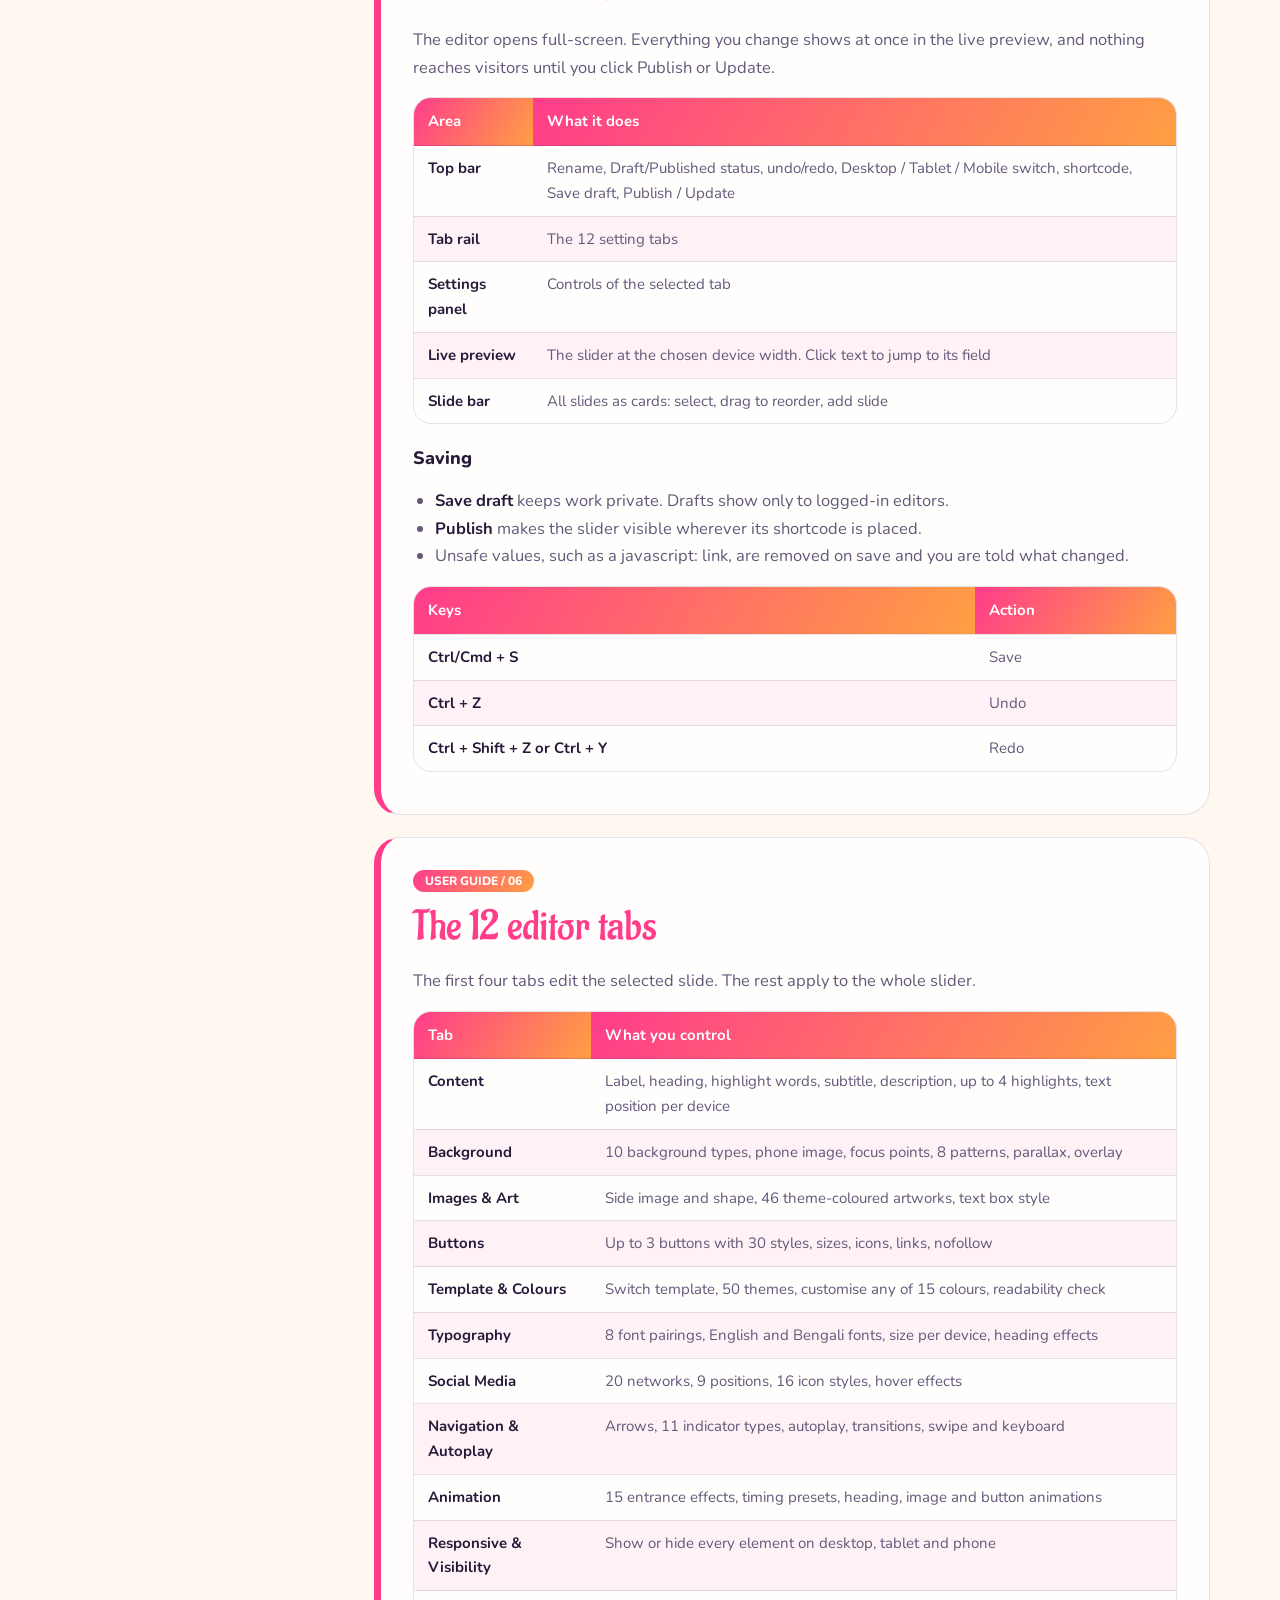
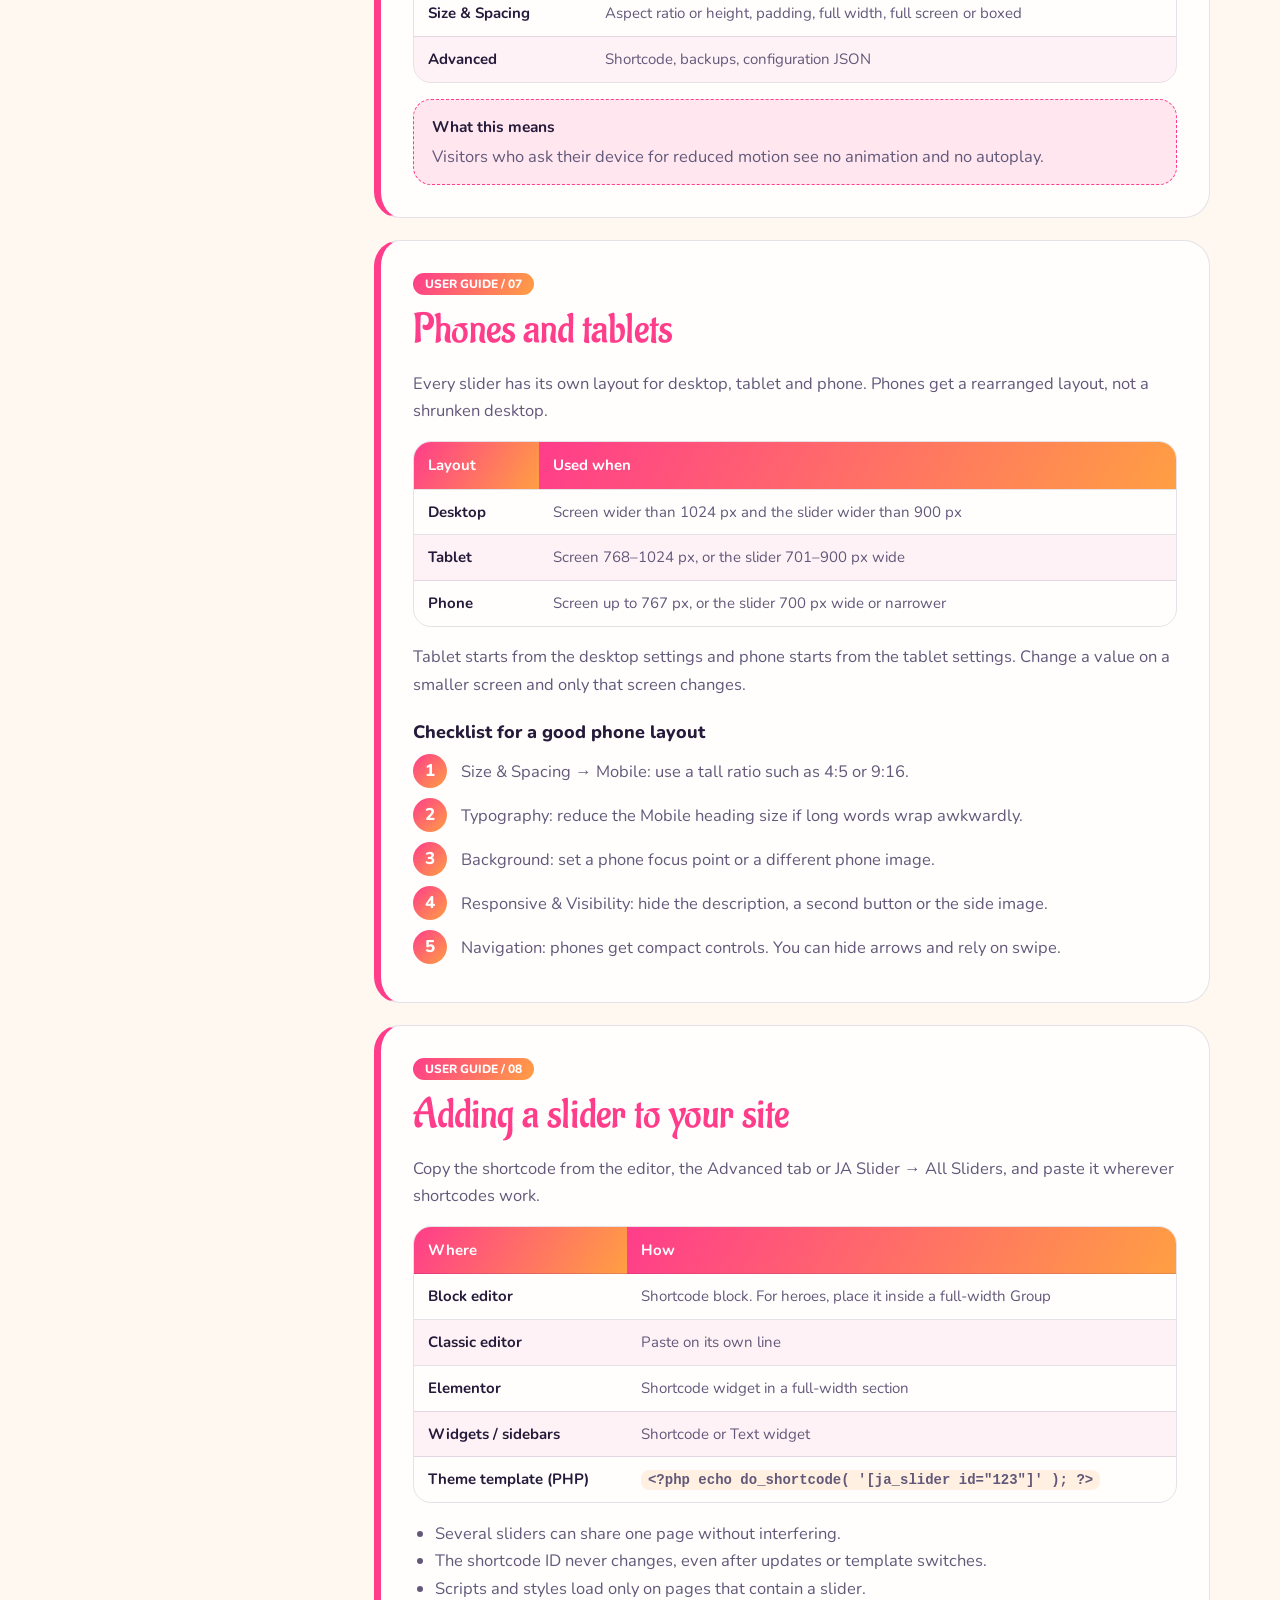
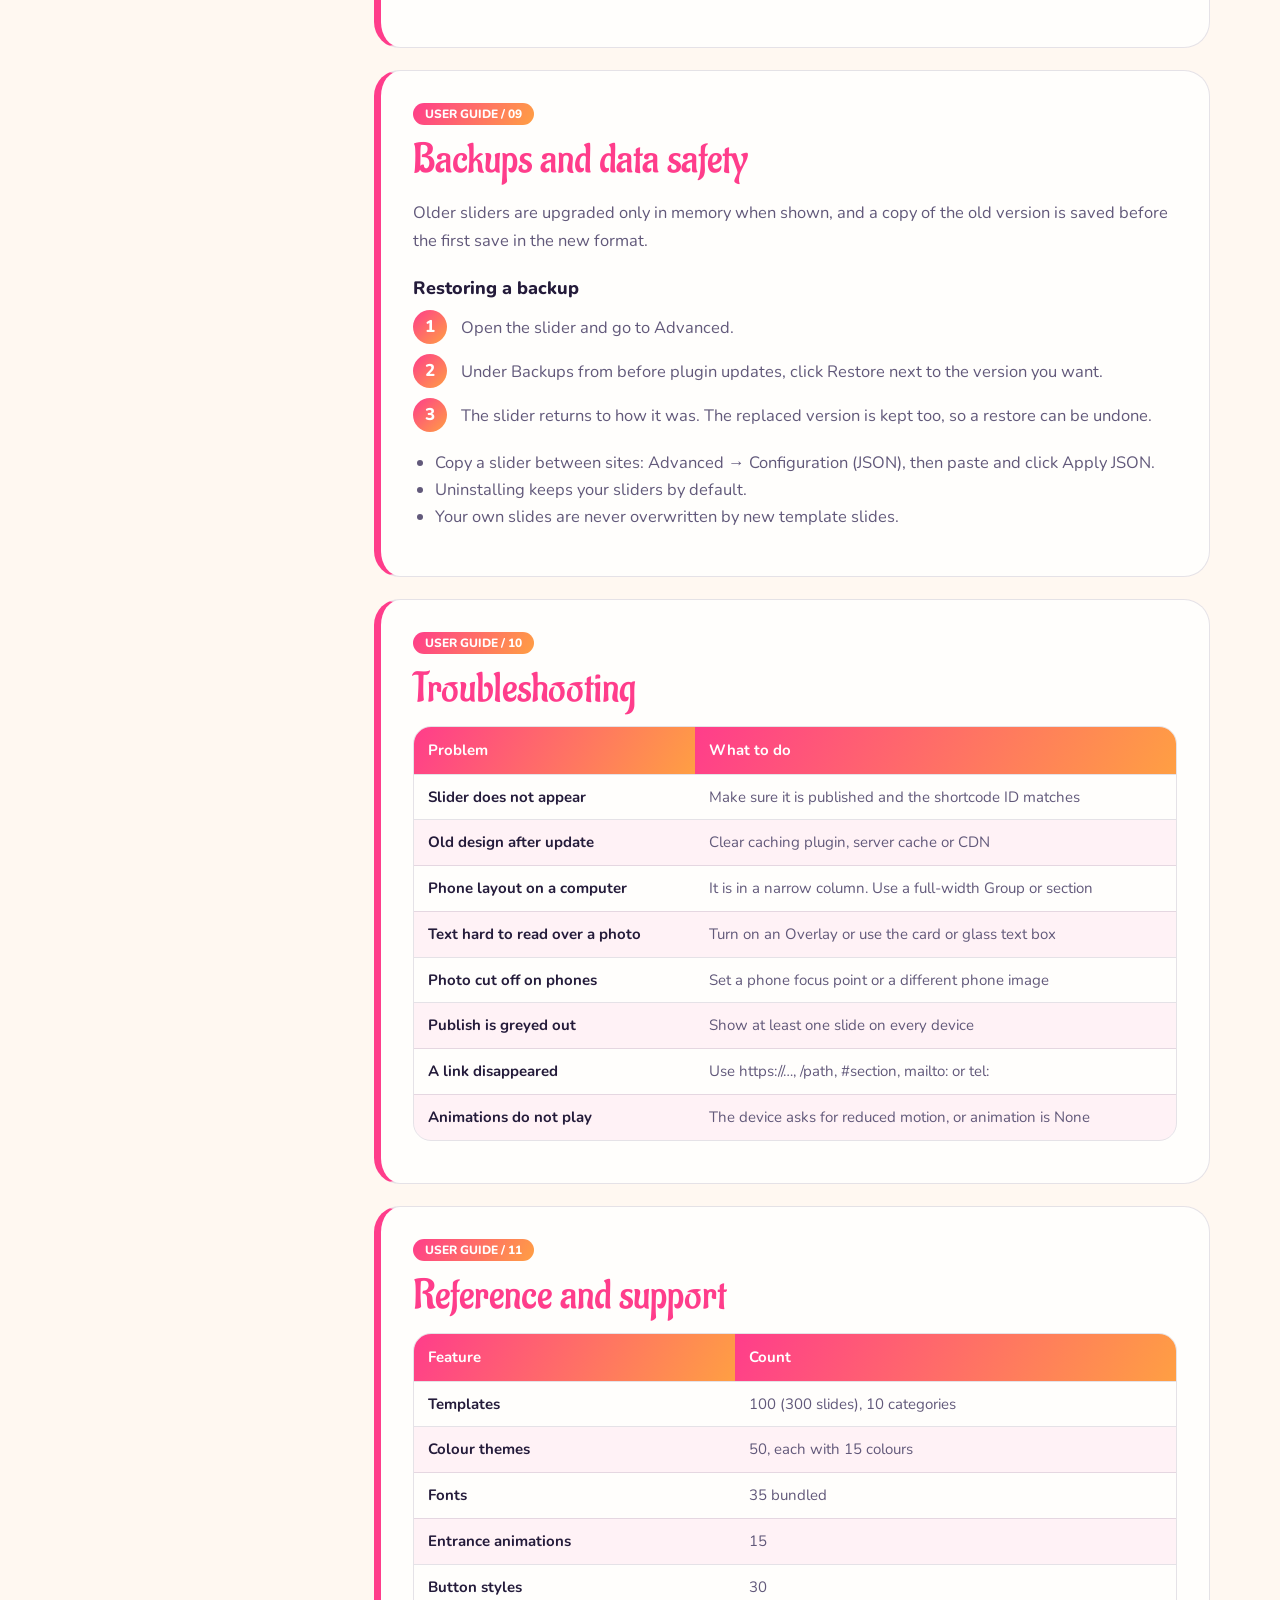
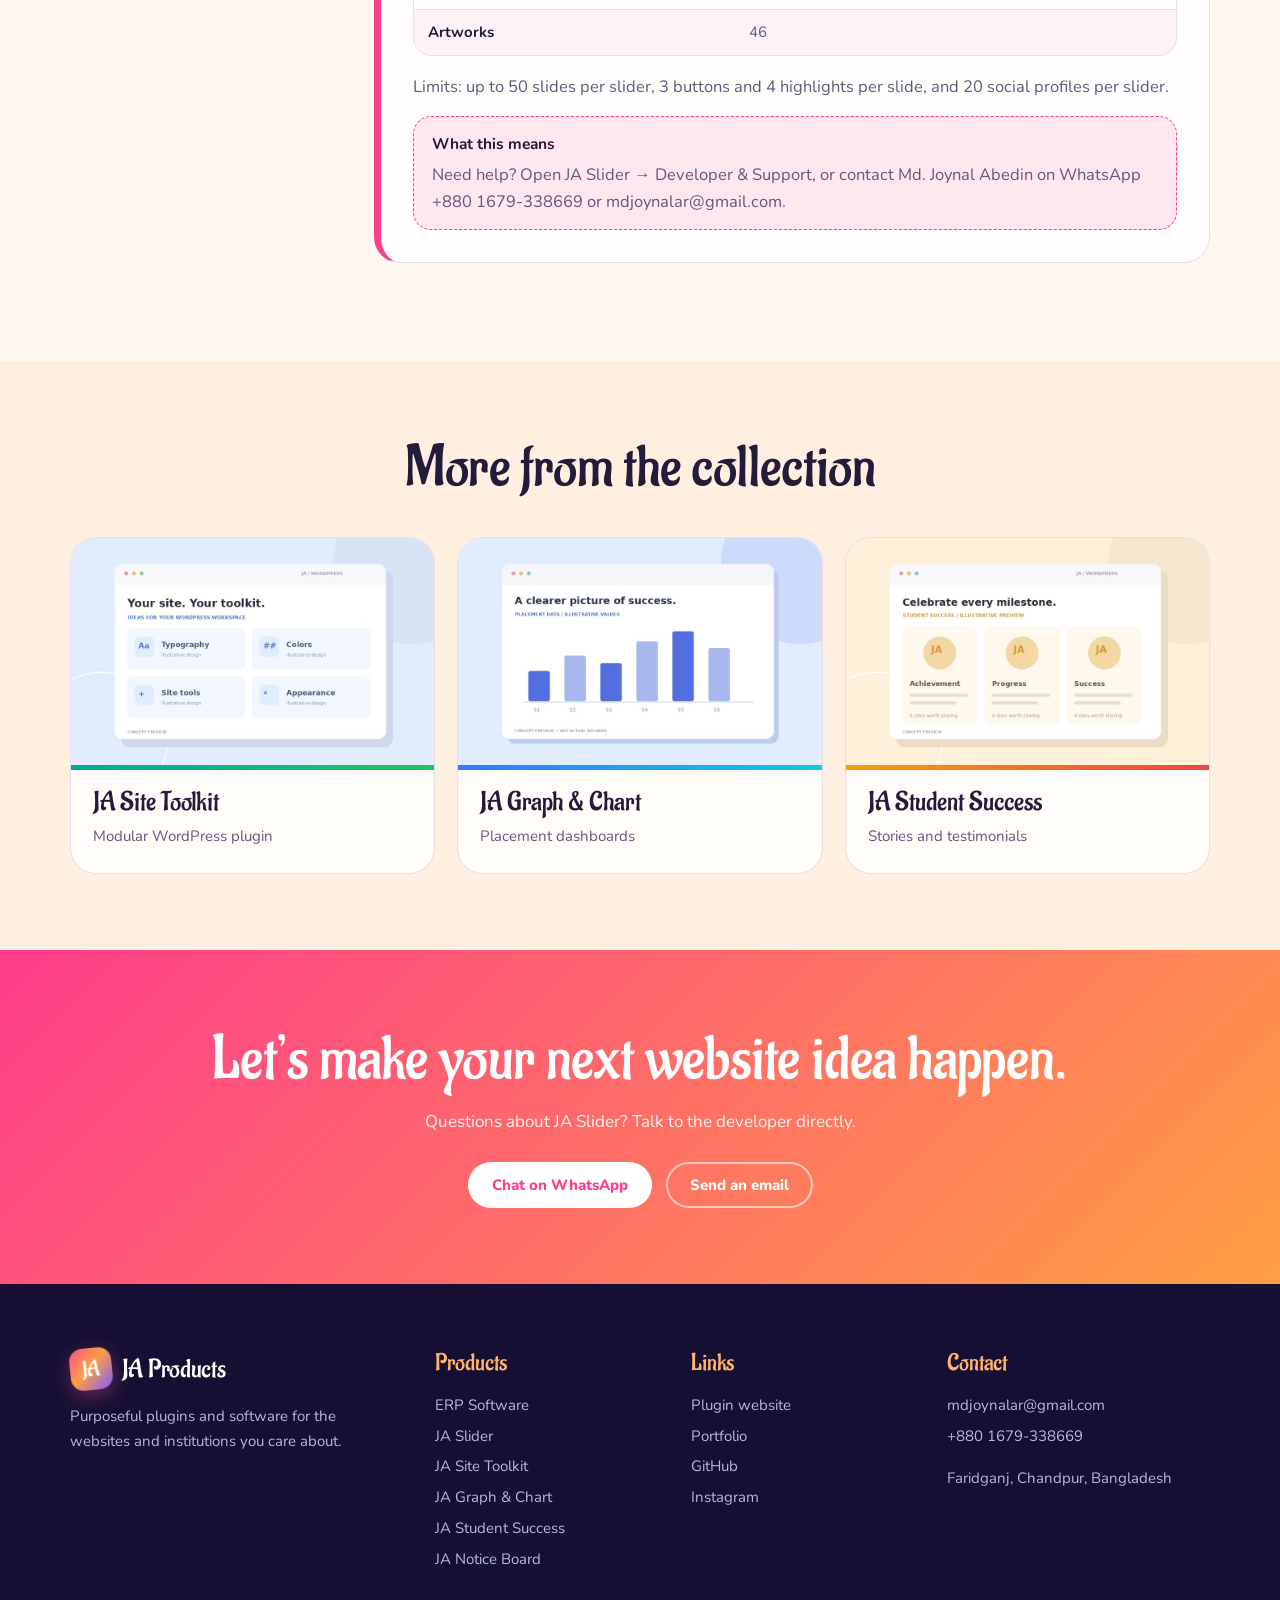
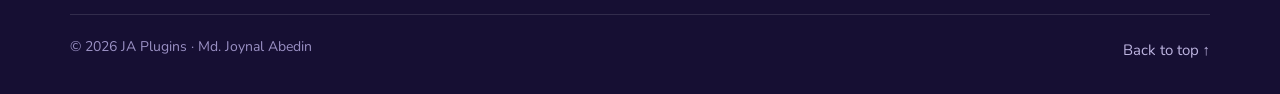
<file: ja-slider.html>
<!DOCTYPE html>
<html lang="en" data-theme="light"><head><meta charset="UTF-8"><meta name="viewport" content="width=device-width, initial-scale=1, viewport-fit=cover">
<title>JA Slider · JA Products</title><meta name="description" content="Pick one of 100 designed templates, edit it in a visual editor and place it anywhere with a shortcode. Every feature is free: no Pro version, licence key or account.">
<link href="https://fonts.googleapis.com/css2?family=Aladin&family=Nunito:wght@400;600;700;800&display=swap" rel="stylesheet">
<link rel="stylesheet" href="assets/style.css"></head><body style="--a:#ff3d8b;--b:#ff9f43">
<header><div class="wrap nav"><a class="logo" href="index.html" aria-label="JA Products home"><i>JA</i>JA Products</a><nav id="nav" aria-label="Main"><a href="index.html#products">Products</a><a href="erp-software.html">ERP</a><a href="ja-slider.html" aria-current="page">Slider</a><a href="ja-site-toolkit.html">Toolkit</a><a href="ja-graph-chart.html">Graph</a><a href="ja-student-success.html">Success</a><a href="ja-notice-board.html">Notice</a><a href="index.html#developer">Developer</a><a class="btn" href="index.html#contact" style="color:#fff;margin-left:6px">Contact</a></nav><button class="tg" id="tg" aria-label="Switch light or dark mode">&#9790;</button><button class="mb" id="mb" aria-label="Open menu" aria-expanded="false">&#9776;</button></div></header>
<main id="top">
<div class="ph"><div class="wrap split"><div><a class="crumb" href="index.html#products">&larr; All products</a><br><span class="tag">Free WordPress slider</span><h1>Hero sliders in five minutes.</h1><p class="lead" style="font-size:19px;color:var(--mut);max-width:520px">Pick one of 100 designed templates, edit it in a visual editor and place it anywhere with a shortcode. Every feature is free: no Pro version, licence key or account.</p><div class="row" style="margin-top:22px"><a class="btn" href="#guide">Read the user guide</a><a class="btn ghost" href="https://ja-plugin.netlify.app/" target="_blank" rel="noopener">Product website</a></div></div>
<div class="shot"><img src="images/02.jpg" alt="JA Slider illustration"></div></div></div>
<section class="sec c2"><div class="wrap"><div class="head"><h2>At a glance</h2><p>What JA Slider gives you, in short.</p></div><div class="facts" style="max-width:760px;margin:0 auto 26px"><div><b>100</b><span>templates, 300 slides</span></div><div><b>50</b><span>colour themes</span></div><div><b>46</b><span>artworks in theme colours</span></div></div><ul class="chips" style="justify-content:center;max-width:860px;margin:0 auto"><li>75 English + 25 বাংলা templates</li><li>50 colour themes</li><li>35 bundled fonts</li><li>44 animations</li><li>30 button styles</li><li>Desktop, tablet & phone layouts</li></ul></div></section>
<section class="sec c1"><div class="wrap"><div class="head"><h2>What&rsquo;s inside</h2><p>The three things most people use JA Slider for.</p></div><div class="det"><article><h3>Visual editor</h3><p>Click any text in the live preview to jump to its field. Undo, redo and Ctrl+S included.</p></article><article><h3>Made for phones</h3><p>Each slider has its own desktop, tablet and phone layout with focus points and per-device visibility.</p></article><article><h3>Private and safe</h3><p>No external requests or tracking. Automatic backups before upgrades, and JSON copy between sites.</p></article></div></div></section>
<section class="sec c2" id="guide"><div class="wrap"><div class="gh"><h2>Your complete user guide</h2><button class="btn pbtn" onclick="window.print()">Print / save as PDF</button></div>
<div class="gd"><aside class="toc" aria-label="Guide sections"><b>In this guide</b><a href="#section-0">Introduction</a><a href="#section-1">Installing and updating</a><a href="#section-2">Quick start: your first slider</a><a href="#section-3">Template Library</a><a href="#section-4">The visual editor</a><a href="#section-5">The 12 editor tabs</a><a href="#section-6">Phones and tablets</a><a href="#section-7">Adding a slider to your site</a><a href="#section-8">Backups and data safety</a><a href="#section-9">Troubleshooting</a><a href="#section-10">Reference and support</a></aside><div><section class="manual-section" id="section-0"><div class="section-number">USER GUIDE / 01</div><h2>Introduction</h2><p>JA Slider is a free slider and hero-section builder for WordPress. Pick one of 100 designed templates, edit it in a visual editor and place it on any page with a shortcode. There is no Pro version, licence key or account.</p><h3>What you get in version 2.0</h3><ul><li>100 templates with 300 designed slides: 75 in English and 25 in Bengali (বাংলা)</li><li>50 colour themes that work with every template</li><li>35 bundled fonts (26 English, 9 Bengali) and 8 font pairings</li><li>44 animations, 30 button styles, 25 navigation options, 16 social icon styles, 25 background options</li><li>Separate layout, size and visibility settings for desktop, tablet and phone</li><li>Automatic backups before a slider is upgraded to a newer format</li></ul><h3>Requirements</h3><div class="tablewrap"><table><thead><tr><th>Item</th><th>Minimum</th></tr></thead><tbody><tr><td>WordPress</td><td>6.5 (tested up to 6.9)</td></tr><tr><td>PHP</td><td>8.1</td></tr><tr><td>Editor browser</td><td>A current Chrome, Edge, Firefox or Safari</td></tr></tbody></table></div><aside class="explain"><strong>What this means</strong><p>JA Slider makes no external requests. All scripts, styles, fonts and icons are bundled, and nothing is tracked.</p></aside></section><section class="manual-section" id="section-1"><div class="section-number">USER GUIDE / 02</div><h2>Installing and updating</h2><h3>First install</h3><div class="step"><span>1</span><p>In your WordPress dashboard, go to Plugins → Add New → Upload Plugin.</p></div><div class="step"><span>2</span><p>Choose <strong>ja-slider.zip</strong> and click Install Now.</p></div><div class="step"><span>3</span><p>Click Activate Plugin. A JA Slider menu appears in the left sidebar.</p></div><p>No npm, Composer or extra downloads are needed.</p><h3>Updating to a new version</h3><div class="step"><span>1</span><p>Upload the new ja-slider.zip in the same place.</p></div><div class="step"><span>2</span><p>When WordPress says the plugin is already installed, click <strong>Replace current with uploaded</strong>.</p></div><div class="step"><span>3</span><p>Your sliders, settings and shortcode IDs are kept. Older sliders upgrade automatically the first time you open them, and a backup is saved before the first save.</p></div><div class="warning"><strong>Tip</strong> If a page still looks old after an update, clear your caching plugin or CDN cache and reload.</div></section><section class="manual-section" id="section-2"><div class="section-number">USER GUIDE / 03</div><h2>Quick start: your first slider</h2><div class="step"><span>1</span><p>Go to JA Slider → Add New Slider. The Template Library opens.</p></div><div class="step"><span>2</span><p>Browse or search the templates. Click Preview to see one at desktop, tablet and phone size, and try a colour theme.</p></div><div class="step"><span>3</span><p>Click <strong>Use This Template</strong>. The visual editor opens.</p></div><div class="step"><span>4</span><p>Click any text in the preview to jump to its field, and type your own text.</p></div><div class="step"><span>5</span><p>Open the Buttons tab and replace each # link with your real page address.</p></div><div class="step"><span>6</span><p>Click <strong>Publish</strong> in the top-right corner.</p></div><div class="step"><span>7</span><p>Click Shortcode in the top bar to copy it, e.g. <code>[ja_slider id="123"]</code>.</p></div><div class="step"><span>8</span><p>Edit the page, add a Shortcode block, paste, and update the page.</p></div><div class="warning"><strong>Tip</strong> For a full-width hero in a block theme, put the Shortcode block inside a Group block set to Full width. In a narrow column the slider uses its phone layout.</div></section><section class="manual-section" id="section-3"><div class="section-number">USER GUIDE / 04</div><h2>Template Library</h2><p>The library holds 100 ready-made sliders with three slides each. Every one is free, fully editable and works with all 50 colour themes.</p><h3>Finding a template</h3><ul><li>Search by name or keyword, e.g. "coffee", "admission" or "বাংলা".</li><li>Filter by Business, E-commerce, Education, Technology, Travel, Food, Creative, Healthcare, Real Estate and Events.</li><li>Click the heart to add a template to Favorites. Templates you used appear under Recently used.</li></ul><h3>Bengali templates</h3><p>25 templates are written entirely in Bengali with bundled Bengali fonts, including School Admission, Japanese Language, Study in Japan, Computer Training, Medical Clinic, Food Delivery and Charity Campaign. You can type any language into any template.</p><h3>Switching templates later</h3><p>In Template &amp; Colours choose another template. Your text, links and images are kept. If the new template does not show some content, you are warned first and that content returns when you switch back.</p></section><section class="manual-section" id="section-4"><div class="section-number">USER GUIDE / 05</div><h2>The visual editor</h2><p>The editor opens full-screen. Everything you change shows at once in the live preview, and nothing reaches visitors until you click Publish or Update.</p><div class="tablewrap"><table><thead><tr><th>Area</th><th>What it does</th></tr></thead><tbody><tr><td>Top bar</td><td>Rename, Draft/Published status, undo/redo, Desktop / Tablet / Mobile switch, shortcode, Save draft, Publish / Update</td></tr><tr><td>Tab rail</td><td>The 12 setting tabs</td></tr><tr><td>Settings panel</td><td>Controls of the selected tab</td></tr><tr><td>Live preview</td><td>The slider at the chosen device width. Click text to jump to its field</td></tr><tr><td>Slide bar</td><td>All slides as cards: select, drag to reorder, add slide</td></tr></tbody></table></div><h3>Saving</h3><ul><li><strong>Save draft</strong> keeps work private. Drafts show only to logged-in editors.</li><li><strong>Publish</strong> makes the slider visible wherever its shortcode is placed.</li><li>Unsafe values, such as a javascript: link, are removed on save and you are told what changed.</li></ul><div class="tablewrap"><table><thead><tr><th>Keys</th><th>Action</th></tr></thead><tbody><tr><td>Ctrl/Cmd + S</td><td>Save</td></tr><tr><td>Ctrl + Z</td><td>Undo</td></tr><tr><td>Ctrl + Shift + Z or Ctrl + Y</td><td>Redo</td></tr></tbody></table></div></section><section class="manual-section" id="section-5"><div class="section-number">USER GUIDE / 06</div><h2>The 12 editor tabs</h2><p>The first four tabs edit the selected slide. The rest apply to the whole slider.</p><div class="tablewrap"><table><thead><tr><th>Tab</th><th>What you control</th></tr></thead><tbody><tr><td>Content</td><td>Label, heading, highlight words, subtitle, description, up to 4 highlights, text position per device</td></tr><tr><td>Background</td><td>10 background types, phone image, focus points, 8 patterns, parallax, overlay</td></tr><tr><td>Images &amp; Art</td><td>Side image and shape, 46 theme-coloured artworks, text box style</td></tr><tr><td>Buttons</td><td>Up to 3 buttons with 30 styles, sizes, icons, links, nofollow</td></tr><tr><td>Template &amp; Colours</td><td>Switch template, 50 themes, customise any of 15 colours, readability check</td></tr><tr><td>Typography</td><td>8 font pairings, English and Bengali fonts, size per device, heading effects</td></tr><tr><td>Social Media</td><td>20 networks, 9 positions, 16 icon styles, hover effects</td></tr><tr><td>Navigation &amp; Autoplay</td><td>Arrows, 11 indicator types, autoplay, transitions, swipe and keyboard</td></tr><tr><td>Animation</td><td>15 entrance effects, timing presets, heading, image and button animations</td></tr><tr><td>Responsive &amp; Visibility</td><td>Show or hide every element on desktop, tablet and phone</td></tr><tr><td>Size &amp; Spacing</td><td>Aspect ratio or height, padding, full width, full screen or boxed</td></tr><tr><td>Advanced</td><td>Shortcode, backups, configuration JSON</td></tr></tbody></table></div><aside class="explain"><strong>What this means</strong><p>Visitors who ask their device for reduced motion see no animation and no autoplay.</p></aside></section><section class="manual-section" id="section-6"><div class="section-number">USER GUIDE / 07</div><h2>Phones and tablets</h2><p>Every slider has its own layout for desktop, tablet and phone. Phones get a rearranged layout, not a shrunken desktop.</p><div class="tablewrap"><table><thead><tr><th>Layout</th><th>Used when</th></tr></thead><tbody><tr><td>Desktop</td><td>Screen wider than 1024 px and the slider wider than 900 px</td></tr><tr><td>Tablet</td><td>Screen 768–1024 px, or the slider 701–900 px wide</td></tr><tr><td>Phone</td><td>Screen up to 767 px, or the slider 700 px wide or narrower</td></tr></tbody></table></div><p>Tablet starts from the desktop settings and phone starts from the tablet settings. Change a value on a smaller screen and only that screen changes.</p><h3>Checklist for a good phone layout</h3><div class="step"><span>1</span><p>Size &amp; Spacing → Mobile: use a tall ratio such as 4:5 or 9:16.</p></div><div class="step"><span>2</span><p>Typography: reduce the Mobile heading size if long words wrap awkwardly.</p></div><div class="step"><span>3</span><p>Background: set a phone focus point or a different phone image.</p></div><div class="step"><span>4</span><p>Responsive &amp; Visibility: hide the description, a second button or the side image.</p></div><div class="step"><span>5</span><p>Navigation: phones get compact controls. You can hide arrows and rely on swipe.</p></div></section><section class="manual-section" id="section-7"><div class="section-number">USER GUIDE / 08</div><h2>Adding a slider to your site</h2><p>Copy the shortcode from the editor, the Advanced tab or JA Slider → All Sliders, and paste it wherever shortcodes work.</p><div class="tablewrap"><table><thead><tr><th>Where</th><th>How</th></tr></thead><tbody><tr><td>Block editor</td><td>Shortcode block. For heroes, place it inside a full-width Group</td></tr><tr><td>Classic editor</td><td>Paste on its own line</td></tr><tr><td>Elementor</td><td>Shortcode widget in a full-width section</td></tr><tr><td>Widgets / sidebars</td><td>Shortcode or Text widget</td></tr><tr><td>Theme template (PHP)</td><td><code>&lt;?php echo do_shortcode( '[ja_slider id="123"]' ); ?&gt;</code></td></tr></tbody></table></div><ul><li>Several sliders can share one page without interfering.</li><li>The shortcode ID never changes, even after updates or template switches.</li><li>Scripts and styles load only on pages that contain a slider.</li></ul></section><section class="manual-section" id="section-8"><div class="section-number">USER GUIDE / 09</div><h2>Backups and data safety</h2><p>Older sliders are upgraded only in memory when shown, and a copy of the old version is saved before the first save in the new format.</p><h3>Restoring a backup</h3><div class="step"><span>1</span><p>Open the slider and go to Advanced.</p></div><div class="step"><span>2</span><p>Under Backups from before plugin updates, click Restore next to the version you want.</p></div><div class="step"><span>3</span><p>The slider returns to how it was. The replaced version is kept too, so a restore can be undone.</p></div><ul><li>Copy a slider between sites: Advanced → Configuration (JSON), then paste and click Apply JSON.</li><li>Uninstalling keeps your sliders by default.</li><li>Your own slides are never overwritten by new template slides.</li></ul></section><section class="manual-section" id="section-9"><div class="section-number">USER GUIDE / 10</div><h2>Troubleshooting</h2><div class="tablewrap"><table><thead><tr><th>Problem</th><th>What to do</th></tr></thead><tbody><tr><td>Slider does not appear</td><td>Make sure it is published and the shortcode ID matches</td></tr><tr><td>Old design after update</td><td>Clear caching plugin, server cache or CDN</td></tr><tr><td>Phone layout on a computer</td><td>It is in a narrow column. Use a full-width Group or section</td></tr><tr><td>Text hard to read over a photo</td><td>Turn on an Overlay or use the card or glass text box</td></tr><tr><td>Photo cut off on phones</td><td>Set a phone focus point or a different phone image</td></tr><tr><td>Publish is greyed out</td><td>Show at least one slide on every device</td></tr><tr><td>A link disappeared</td><td>Use https://…, /path, #section, mailto: or tel:</td></tr><tr><td>Animations do not play</td><td>The device asks for reduced motion, or animation is None</td></tr></tbody></table></div></section><section class="manual-section" id="section-10"><div class="section-number">USER GUIDE / 11</div><h2>Reference and support</h2><div class="tablewrap"><table><thead><tr><th>Feature</th><th>Count</th></tr></thead><tbody><tr><td>Templates</td><td>100 (300 slides), 10 categories</td></tr><tr><td>Colour themes</td><td>50, each with 15 colours</td></tr><tr><td>Fonts</td><td>35 bundled</td></tr><tr><td>Entrance animations</td><td>15</td></tr><tr><td>Button styles</td><td>30</td></tr><tr><td>Artworks</td><td>46</td></tr></tbody></table></div><p>Limits: up to 50 slides per slider, 3 buttons and 4 highlights per slide, and 20 social profiles per slider.</p><aside class="explain"><strong>What this means</strong><p>Need help? Open JA Slider → Developer &amp; Support, or contact Md. Joynal Abedin on WhatsApp +880 1679-338669 or mdjoynalar@gmail.com.</p></aside></section></div></div></div></section>
<section class="sec c1"><div class="wrap"><div class="head"><h2>More from the collection</h2></div><div class="grid"><a class="pc" href="ja-site-toolkit.html" style="--a:#00a99d;--b:#22c55e"><img src="images/03.jpg" alt="JA Site Toolkit preview" loading="lazy"><div><h3>JA Site Toolkit</h3><p>Modular WordPress plugin</p></div></a><a class="pc" href="ja-graph-chart.html" style="--a:#2f7bff;--b:#12c6e8"><img src="images/04.jpg" alt="JA Graph & Chart preview" loading="lazy"><div><h3>JA Graph & Chart</h3><p>Placement dashboards</p></div></a><a class="pc" href="ja-student-success.html" style="--a:#f59e0b;--b:#ef4444"><img src="images/05.jpg" alt="JA Student Success preview" loading="lazy"><div><h3>JA Student Success</h3><p>Stories and testimonials</p></div></a></div></div></section>
<section class="cta"><div class="wrap"><h2>Let&rsquo;s make your next website idea happen.</h2><p>Questions about JA Slider? Talk to the developer directly.</p><div class="row" style="justify-content:center"><a class="btn" href="https://wa.me/8801679338669">Chat on WhatsApp</a><a class="btn ghost" href="mailto:mdjoynalar@gmail.com">Send an email</a></div></div></section>
</main>
<footer><div class="wrap"><div class="fg">
<div><a class="logo" href="#top" style="color:#fff;padding:0"><i>JA</i>JA Products</a><p style="margin-top:14px">Purposeful plugins and software for the websites and institutions you care about.</p></div>
<div><h4>Products</h4><a href="erp-software.html">ERP Software</a><a href="ja-slider.html">JA Slider</a><a href="ja-site-toolkit.html">JA Site Toolkit</a><a href="ja-graph-chart.html">JA Graph &amp; Chart</a><a href="ja-student-success.html">JA Student Success</a><a href="ja-notice-board.html">JA Notice Board</a></div>
<div><h4>Links</h4><a href="https://ja-plugin.netlify.app/" target="_blank" rel="noopener">Plugin website</a><a href="https://joynalar.netlify.app/" target="_blank" rel="noopener">Portfolio</a><a href="https://github.com/joynalar69">GitHub</a><a href="https://www.instagram.com/joynal.ar/">Instagram</a></div>
<div><h4>Contact</h4><a href="mailto:mdjoynalar@gmail.com">mdjoynalar@gmail.com</a><a href="tel:+8801679338669">+880 1679-338669</a><p>Faridganj, Chandpur, Bangladesh</p></div></div>
<div class="fb"><span>© 2026 JA Plugins · Md. Joynal Abedin</span><a href="#top" style="display:inline">Back to top ↑</a></div></div></footer>
<script src="assets/app.js"></script></body></html>
</file>
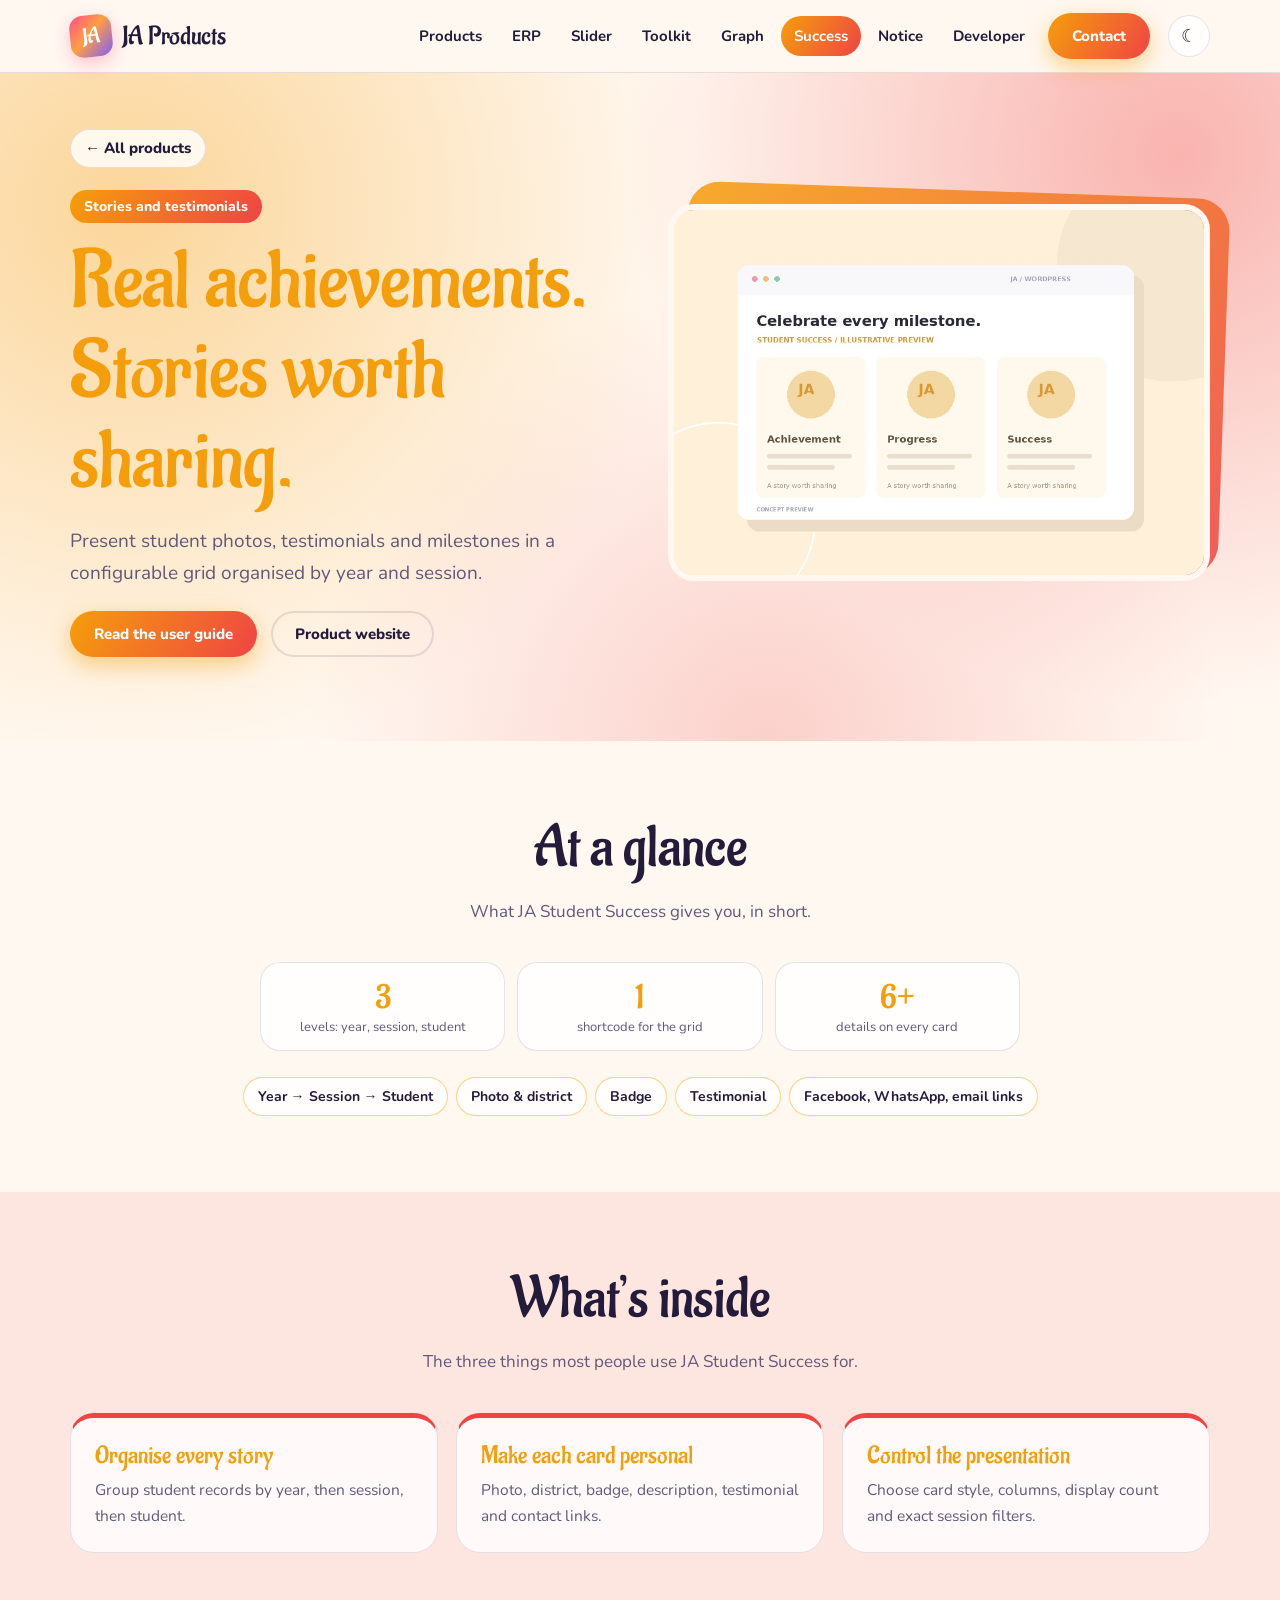
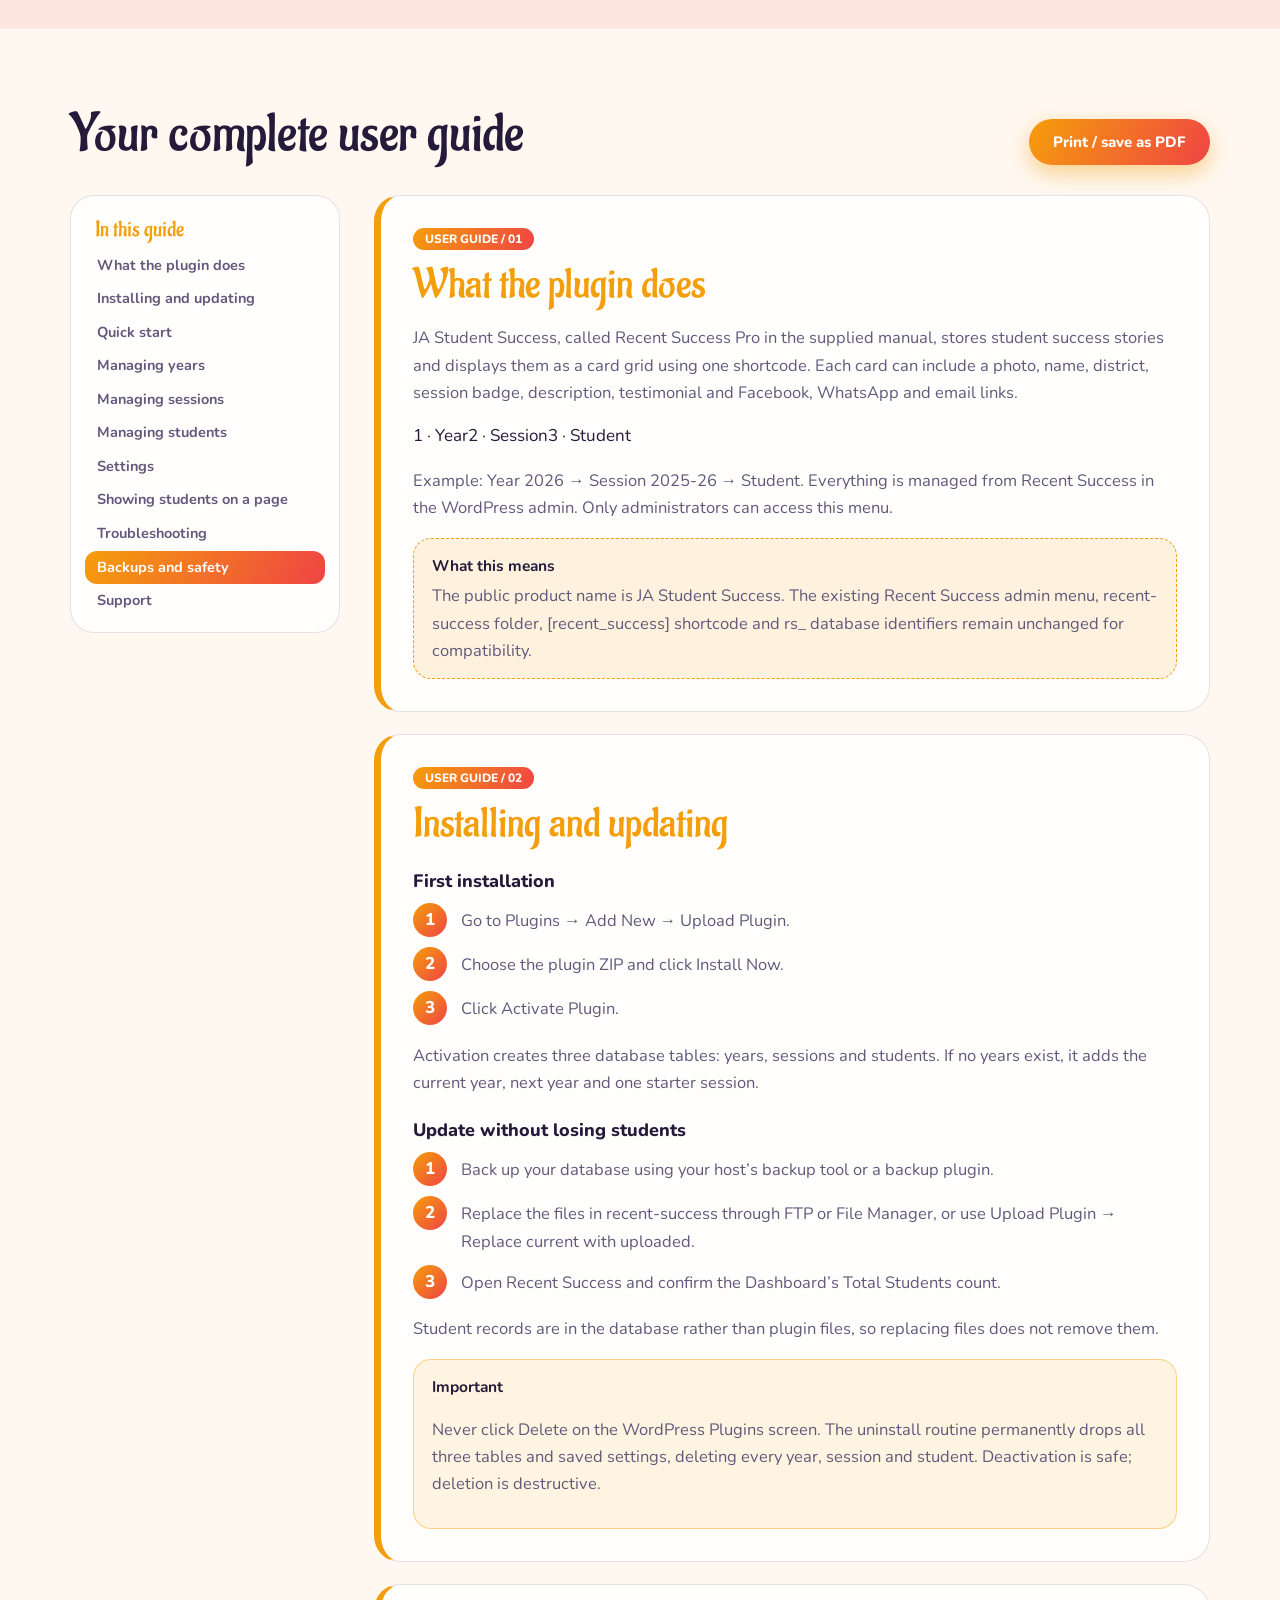
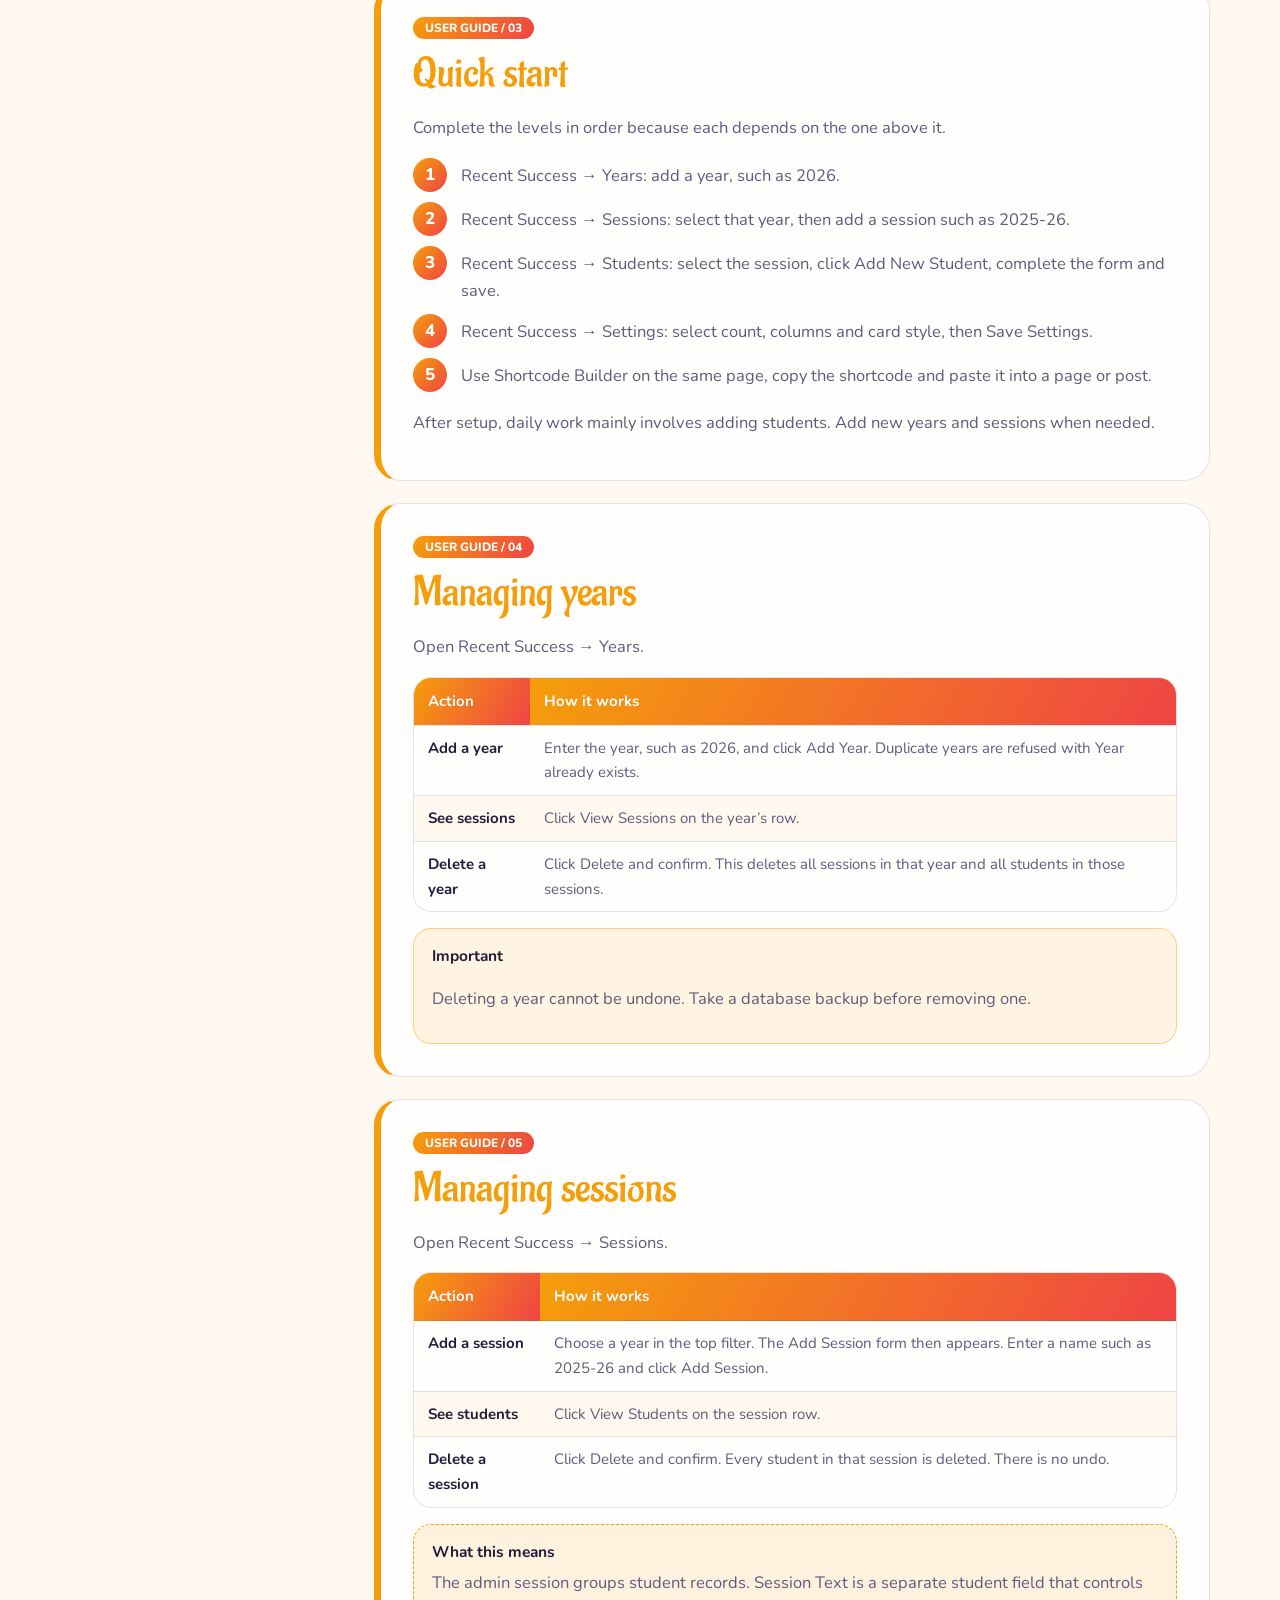
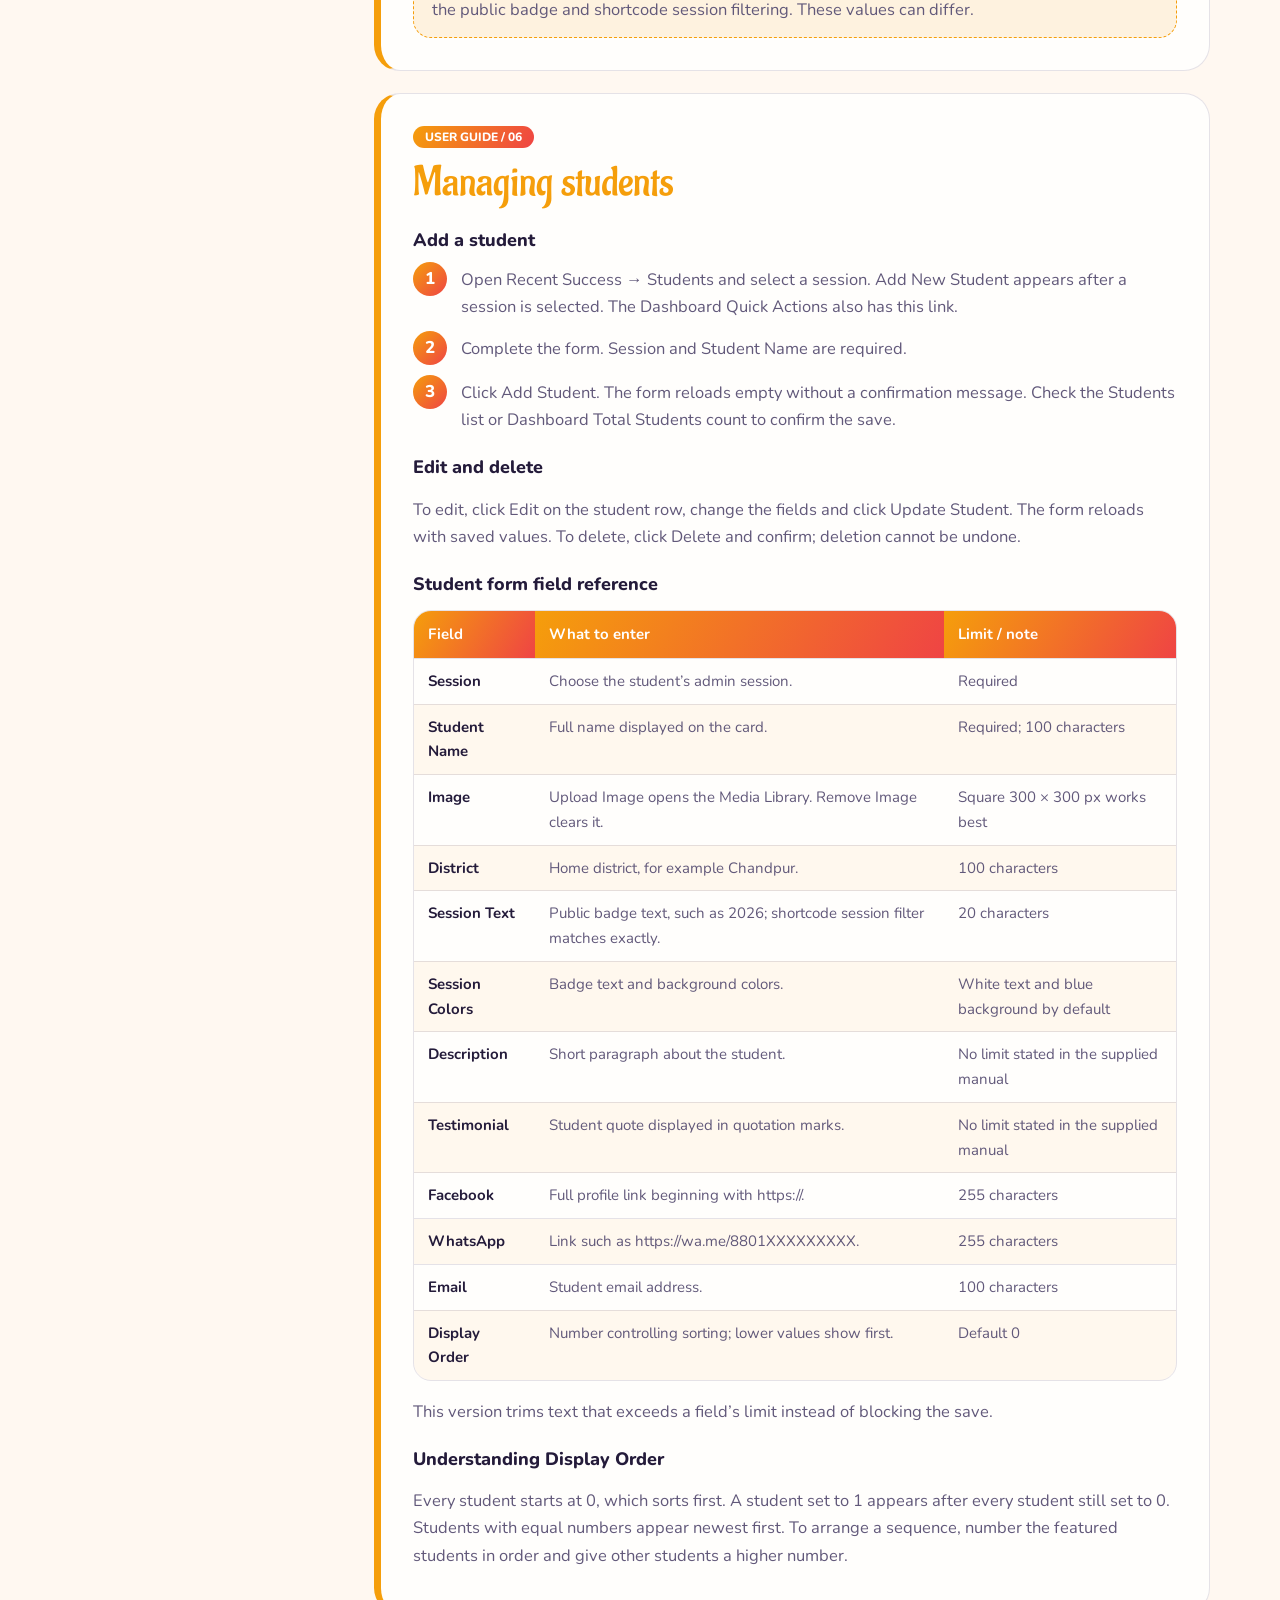
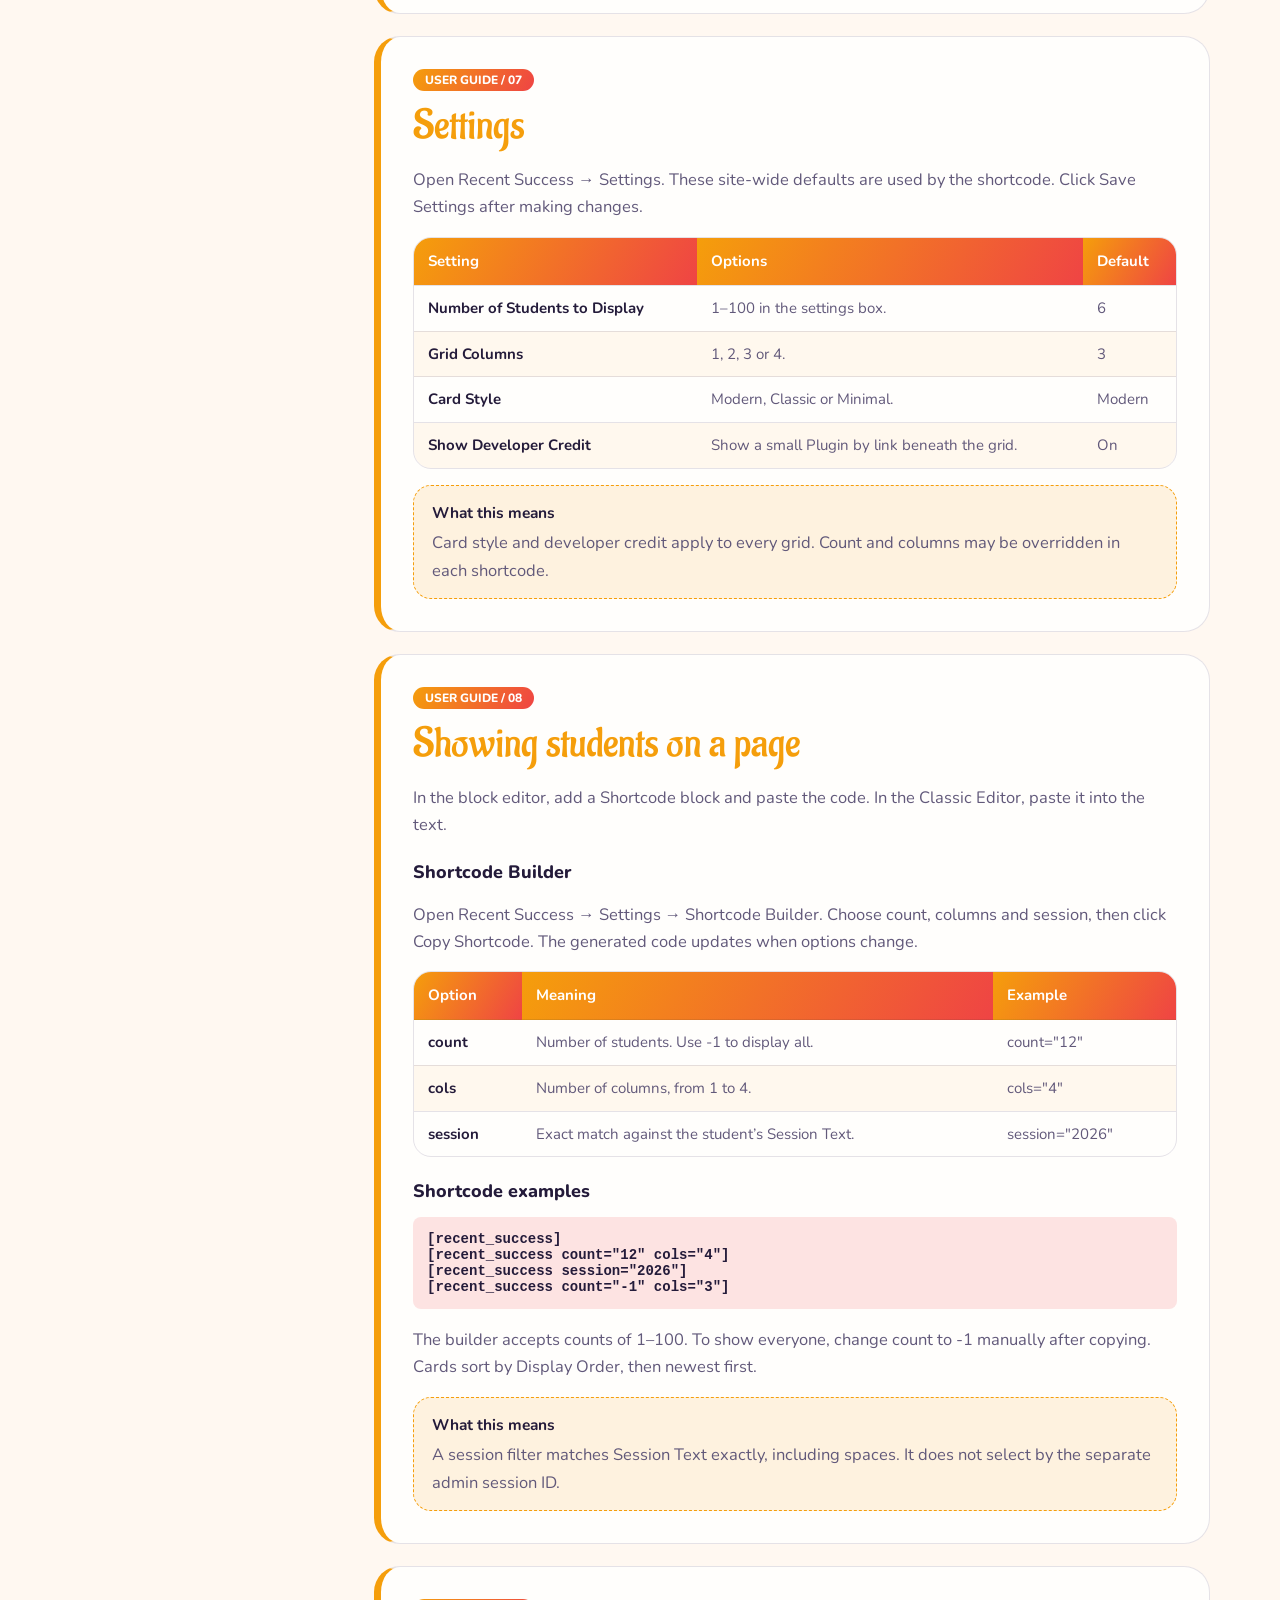
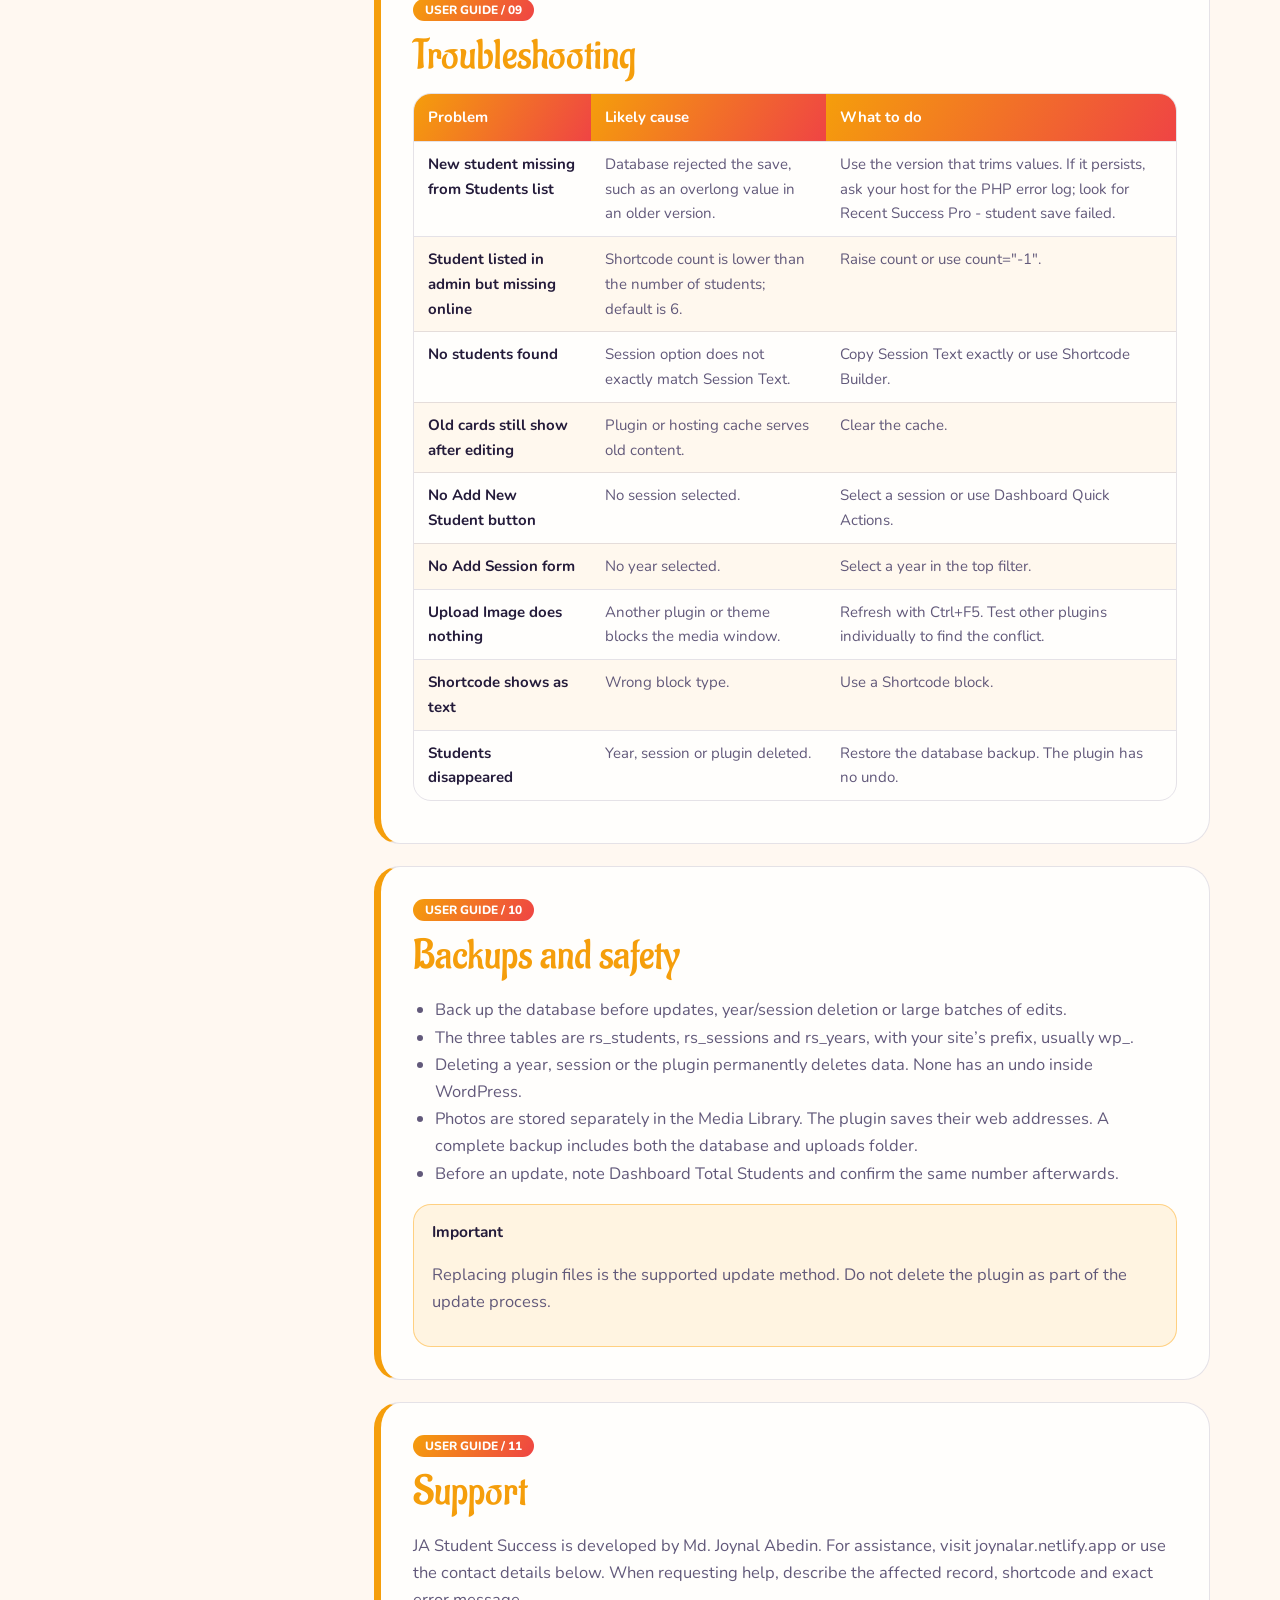
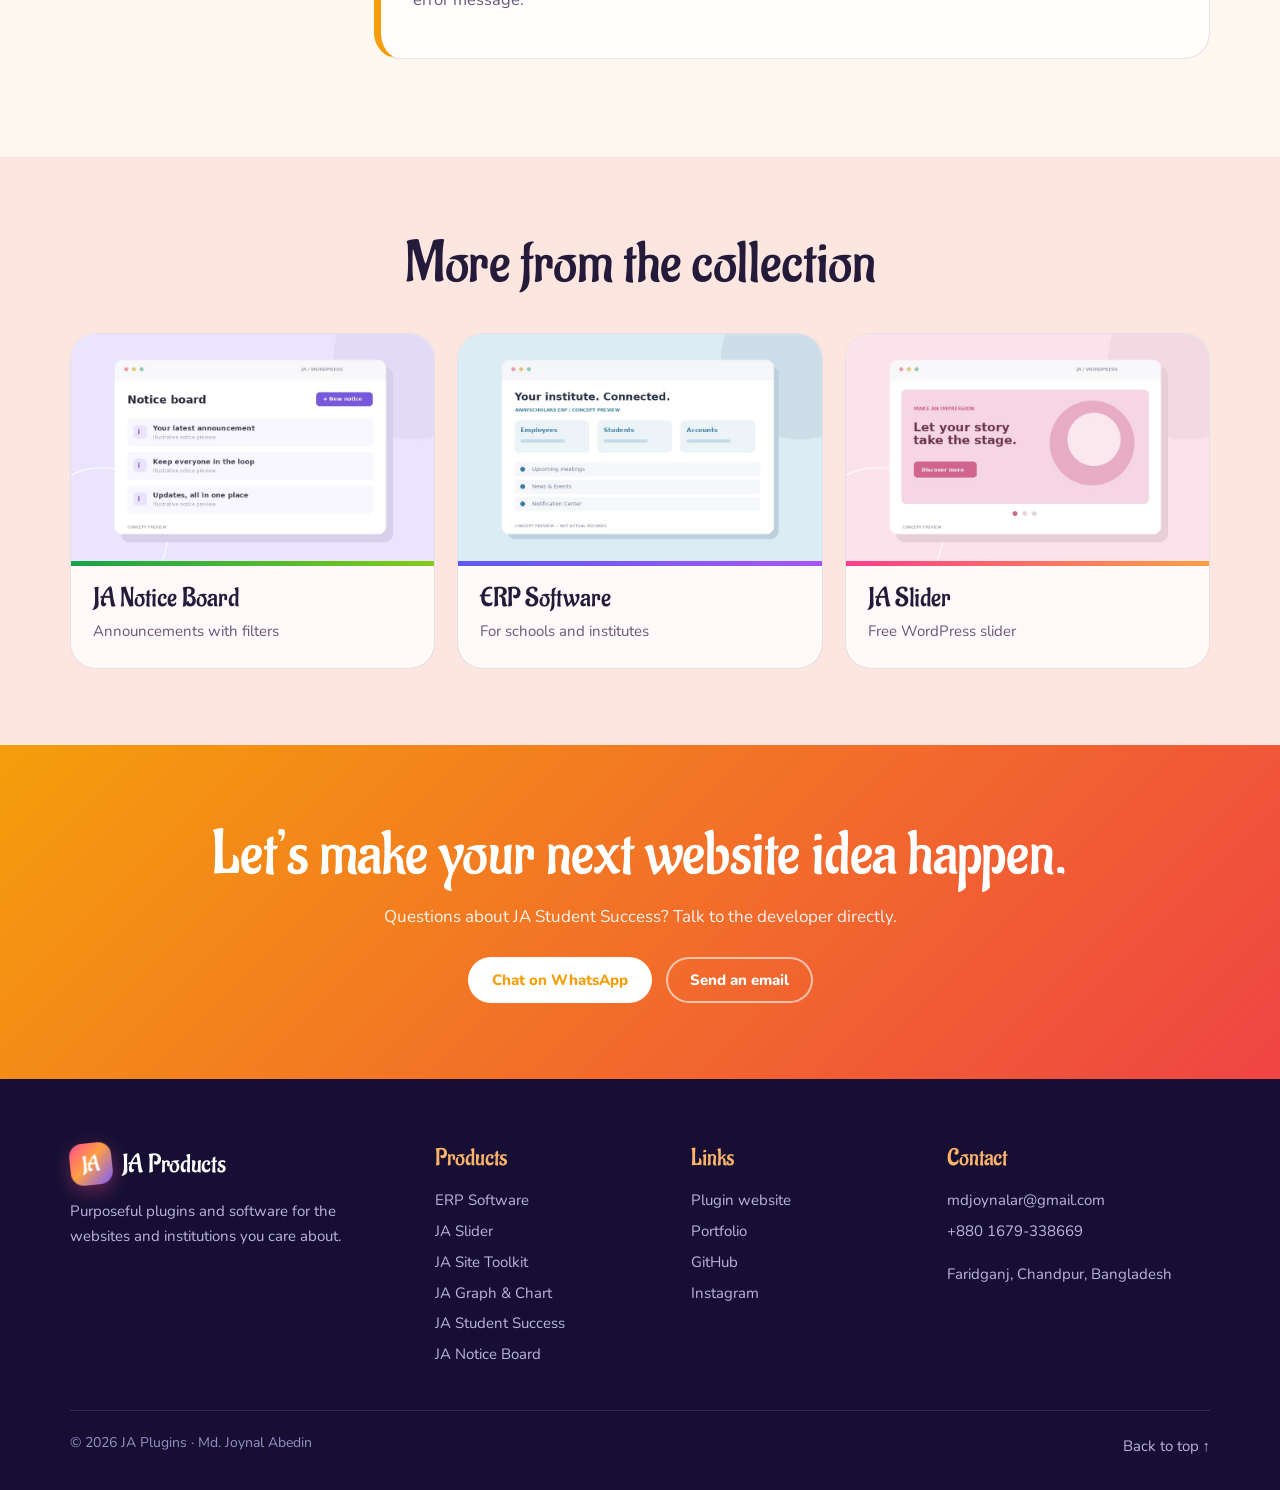
<file: ja-student-success.html>
<!DOCTYPE html>
<html lang="en" data-theme="light"><head><meta charset="UTF-8"><meta name="viewport" content="width=device-width, initial-scale=1, viewport-fit=cover">
<title>JA Student Success · JA Products</title><meta name="description" content="Present student photos, testimonials and milestones in a configurable grid organised by year and session.">
<link href="https://fonts.googleapis.com/css2?family=Aladin&family=Nunito:wght@400;600;700;800&display=swap" rel="stylesheet">
<link rel="stylesheet" href="assets/style.css"></head><body style="--a:#f59e0b;--b:#ef4444">
<header><div class="wrap nav"><a class="logo" href="index.html" aria-label="JA Products home"><i>JA</i>JA Products</a><nav id="nav" aria-label="Main"><a href="index.html#products">Products</a><a href="erp-software.html">ERP</a><a href="ja-slider.html">Slider</a><a href="ja-site-toolkit.html">Toolkit</a><a href="ja-graph-chart.html">Graph</a><a href="ja-student-success.html" aria-current="page">Success</a><a href="ja-notice-board.html">Notice</a><a href="index.html#developer">Developer</a><a class="btn" href="index.html#contact" style="color:#fff;margin-left:6px">Contact</a></nav><button class="tg" id="tg" aria-label="Switch light or dark mode">&#9790;</button><button class="mb" id="mb" aria-label="Open menu" aria-expanded="false">&#9776;</button></div></header>
<main id="top">
<div class="ph"><div class="wrap split"><div><a class="crumb" href="index.html#products">&larr; All products</a><br><span class="tag">Stories and testimonials</span><h1>Real achievements. Stories worth sharing.</h1><p class="lead" style="font-size:19px;color:var(--mut);max-width:520px">Present student photos, testimonials and milestones in a configurable grid organised by year and session.</p><div class="row" style="margin-top:22px"><a class="btn" href="#guide">Read the user guide</a><a class="btn ghost" href="https://ja-plugin.netlify.app/" target="_blank" rel="noopener">Product website</a></div></div>
<div class="shot"><img src="images/05.jpg" alt="JA Student Success illustration"></div></div></div>
<section class="sec c2"><div class="wrap"><div class="head"><h2>At a glance</h2><p>What JA Student Success gives you, in short.</p></div><div class="facts" style="max-width:760px;margin:0 auto 26px"><div><b>3</b><span>levels: year, session, student</span></div><div><b>1</b><span>shortcode for the grid</span></div><div><b>6+</b><span>details on every card</span></div></div><ul class="chips" style="justify-content:center;max-width:860px;margin:0 auto"><li>Year → Session → Student</li><li>Photo & district</li><li>Badge</li><li>Testimonial</li><li>Facebook, WhatsApp, email links</li></ul></div></section>
<section class="sec c1"><div class="wrap"><div class="head"><h2>What&rsquo;s inside</h2><p>The three things most people use JA Student Success for.</p></div><div class="det"><article><h3>Organise every story</h3><p>Group student records by year, then session, then student.</p></article><article><h3>Make each card personal</h3><p>Photo, district, badge, description, testimonial and contact links.</p></article><article><h3>Control the presentation</h3><p>Choose card style, columns, display count and exact session filters.</p></article></div></div></section>
<section class="sec c2" id="guide"><div class="wrap"><div class="gh"><h2>Your complete user guide</h2><button class="btn pbtn" onclick="window.print()">Print / save as PDF</button></div>
<div class="gd"><aside class="toc" aria-label="Guide sections"><b>In this guide</b><a href="#section-0">What the plugin does</a><a href="#section-1">Installing and updating</a><a href="#section-2">Quick start</a><a href="#section-3">Managing years</a><a href="#section-4">Managing sessions</a><a href="#section-5">Managing students</a><a href="#section-6">Settings</a><a href="#section-7">Showing students on a page</a><a href="#section-8">Troubleshooting</a><a href="#section-9">Backups and safety</a><a href="#section-10">Support</a></aside><div><section class="manual-section" id="section-0"><div class="section-number">USER GUIDE / 01</div><h2>What the plugin does</h2><p>JA Student Success, called Recent Success Pro in the supplied manual, stores student success stories and displays them as a card grid using one shortcode. Each card can include a photo, name, district, session badge, description, testimonial and Facebook, WhatsApp and email links.</p><div class="diagram"><span>1 · Year</span><span>2 · Session</span><span>3 · Student</span></div><p>Example: Year 2026 → Session 2025-26 → Student. Everything is managed from Recent Success in the WordPress admin. Only administrators can access this menu.</p><aside class="explain"><strong>What this means</strong><p>The public product name is JA Student Success. The existing Recent Success admin menu, recent-success folder, [recent_success] shortcode and rs_ database identifiers remain unchanged for compatibility.</p></aside></section><section class="manual-section" id="section-1"><div class="section-number">USER GUIDE / 02</div><h2>Installing and updating</h2><h3>First installation</h3><div class="step"><span>1</span><p>Go to Plugins → Add New → Upload Plugin.</p></div><div class="step"><span>2</span><p>Choose the plugin ZIP and click Install Now.</p></div><div class="step"><span>3</span><p>Click Activate Plugin.</p></div><p>Activation creates three database tables: years, sessions and students. If no years exist, it adds the current year, next year and one starter session.</p><h3>Update without losing students</h3><div class="step"><span>1</span><p>Back up your database using your host’s backup tool or a backup plugin.</p></div><div class="step"><span>2</span><p>Replace the files in recent-success through FTP or File Manager, or use Upload Plugin → Replace current with uploaded.</p></div><div class="step"><span>3</span><p>Open Recent Success and confirm the Dashboard’s Total Students count.</p></div><p>Student records are in the database rather than plugin files, so replacing files does not remove them.</p><div class="warning"><strong>Important</strong><p>Never click Delete on the WordPress Plugins screen. The uninstall routine permanently drops all three tables and saved settings, deleting every year, session and student. Deactivation is safe; deletion is destructive.</p></div></section><section class="manual-section" id="section-2"><div class="section-number">USER GUIDE / 03</div><h2>Quick start</h2><p>Complete the levels in order because each depends on the one above it.</p><div class="step"><span>1</span><p>Recent Success → Years: add a year, such as 2026.</p></div><div class="step"><span>2</span><p>Recent Success → Sessions: select that year, then add a session such as 2025-26.</p></div><div class="step"><span>3</span><p>Recent Success → Students: select the session, click Add New Student, complete the form and save.</p></div><div class="step"><span>4</span><p>Recent Success → Settings: select count, columns and card style, then Save Settings.</p></div><div class="step"><span>5</span><p>Use Shortcode Builder on the same page, copy the shortcode and paste it into a page or post.</p></div><p>After setup, daily work mainly involves adding students. Add new years and sessions when needed.</p></section><section class="manual-section" id="section-3"><div class="section-number">USER GUIDE / 04</div><h2>Managing years</h2><p>Open Recent Success → Years.</p><div class="tablewrap"><table><thead><tr><th>Action</th><th>How it works</th></tr></thead><tbody><tr><td>Add a year</td><td>Enter the year, such as 2026, and click Add Year. Duplicate years are refused with Year already exists.</td></tr><tr><td>See sessions</td><td>Click View Sessions on the year’s row.</td></tr><tr><td>Delete a year</td><td>Click Delete and confirm. This deletes all sessions in that year and all students in those sessions.</td></tr></tbody></table></div><div class="warning"><strong>Important</strong><p>Deleting a year cannot be undone. Take a database backup before removing one.</p></div></section><section class="manual-section" id="section-4"><div class="section-number">USER GUIDE / 05</div><h2>Managing sessions</h2><p>Open Recent Success → Sessions.</p><div class="tablewrap"><table><thead><tr><th>Action</th><th>How it works</th></tr></thead><tbody><tr><td>Add a session</td><td>Choose a year in the top filter. The Add Session form then appears. Enter a name such as 2025-26 and click Add Session.</td></tr><tr><td>See students</td><td>Click View Students on the session row.</td></tr><tr><td>Delete a session</td><td>Click Delete and confirm. Every student in that session is deleted. There is no undo.</td></tr></tbody></table></div><aside class="explain"><strong>What this means</strong><p>The admin session groups student records. Session Text is a separate student field that controls the public badge and shortcode session filtering. These values can differ.</p></aside></section><section class="manual-section" id="section-5"><div class="section-number">USER GUIDE / 06</div><h2>Managing students</h2><h3>Add a student</h3><div class="step"><span>1</span><p>Open Recent Success → Students and select a session. Add New Student appears after a session is selected. The Dashboard Quick Actions also has this link.</p></div><div class="step"><span>2</span><p>Complete the form. Session and Student Name are required.</p></div><div class="step"><span>3</span><p>Click Add Student. The form reloads empty without a confirmation message. Check the Students list or Dashboard Total Students count to confirm the save.</p></div><h3>Edit and delete</h3><p>To edit, click Edit on the student row, change the fields and click Update Student. The form reloads with saved values. To delete, click Delete and confirm; deletion cannot be undone.</p><h3>Student form field reference</h3><div class="tablewrap"><table><thead><tr><th>Field</th><th>What to enter</th><th>Limit / note</th></tr></thead><tbody><tr><td>Session</td><td>Choose the student’s admin session.</td><td>Required</td></tr><tr><td>Student Name</td><td>Full name displayed on the card.</td><td>Required; 100 characters</td></tr><tr><td>Image</td><td>Upload Image opens the Media Library. Remove Image clears it.</td><td>Square 300 × 300 px works best</td></tr><tr><td>District</td><td>Home district, for example Chandpur.</td><td>100 characters</td></tr><tr><td>Session Text</td><td>Public badge text, such as 2026; shortcode session filter matches exactly.</td><td>20 characters</td></tr><tr><td>Session Colors</td><td>Badge text and background colors.</td><td>White text and blue background by default</td></tr><tr><td>Description</td><td>Short paragraph about the student.</td><td>No limit stated in the supplied manual</td></tr><tr><td>Testimonial</td><td>Student quote displayed in quotation marks.</td><td>No limit stated in the supplied manual</td></tr><tr><td>Facebook</td><td>Full profile link beginning with https://.</td><td>255 characters</td></tr><tr><td>WhatsApp</td><td>Link such as https://wa.me/8801XXXXXXXXX.</td><td>255 characters</td></tr><tr><td>Email</td><td>Student email address.</td><td>100 characters</td></tr><tr><td>Display Order</td><td>Number controlling sorting; lower values show first.</td><td>Default 0</td></tr></tbody></table></div><p>This version trims text that exceeds a field’s limit instead of blocking the save.</p><h3>Understanding Display Order</h3><p>Every student starts at 0, which sorts first. A student set to 1 appears after every student still set to 0. Students with equal numbers appear newest first. To arrange a sequence, number the featured students in order and give other students a higher number.</p></section><section class="manual-section" id="section-6"><div class="section-number">USER GUIDE / 07</div><h2>Settings</h2><p>Open Recent Success → Settings. These site-wide defaults are used by the shortcode. Click Save Settings after making changes.</p><div class="tablewrap"><table><thead><tr><th>Setting</th><th>Options</th><th>Default</th></tr></thead><tbody><tr><td>Number of Students to Display</td><td>1–100 in the settings box.</td><td>6</td></tr><tr><td>Grid Columns</td><td>1, 2, 3 or 4.</td><td>3</td></tr><tr><td>Card Style</td><td>Modern, Classic or Minimal.</td><td>Modern</td></tr><tr><td>Show Developer Credit</td><td>Show a small Plugin by link beneath the grid.</td><td>On</td></tr></tbody></table></div><aside class="explain"><strong>What this means</strong><p>Card style and developer credit apply to every grid. Count and columns may be overridden in each shortcode.</p></aside></section><section class="manual-section" id="section-7"><div class="section-number">USER GUIDE / 08</div><h2>Showing students on a page</h2><p>In the block editor, add a Shortcode block and paste the code. In the Classic Editor, paste it into the text.</p><h3>Shortcode Builder</h3><p>Open Recent Success → Settings → Shortcode Builder. Choose count, columns and session, then click Copy Shortcode. The generated code updates when options change.</p><div class="tablewrap"><table><thead><tr><th>Option</th><th>Meaning</th><th>Example</th></tr></thead><tbody><tr><td>count</td><td>Number of students. Use -1 to display all.</td><td>count=&quot;12&quot;</td></tr><tr><td>cols</td><td>Number of columns, from 1 to 4.</td><td>cols=&quot;4&quot;</td></tr><tr><td>session</td><td>Exact match against the student’s Session Text.</td><td>session=&quot;2026&quot;</td></tr></tbody></table></div><h3>Shortcode examples</h3><pre>[recent_success]
[recent_success count=&quot;12&quot; cols=&quot;4&quot;]
[recent_success session=&quot;2026&quot;]
[recent_success count=&quot;-1&quot; cols=&quot;3&quot;]</pre><p>The builder accepts counts of 1–100. To show everyone, change count to -1 manually after copying. Cards sort by Display Order, then newest first.</p><aside class="explain"><strong>What this means</strong><p>A session filter matches Session Text exactly, including spaces. It does not select by the separate admin session ID.</p></aside></section><section class="manual-section" id="section-8"><div class="section-number">USER GUIDE / 09</div><h2>Troubleshooting</h2><div class="tablewrap"><table><thead><tr><th>Problem</th><th>Likely cause</th><th>What to do</th></tr></thead><tbody><tr><td>New student missing from Students list</td><td>Database rejected the save, such as an overlong value in an older version.</td><td>Use the version that trims values. If it persists, ask your host for the PHP error log; look for Recent Success Pro - student save failed.</td></tr><tr><td>Student listed in admin but missing online</td><td>Shortcode count is lower than the number of students; default is 6.</td><td>Raise count or use count=&quot;-1&quot;.</td></tr><tr><td>No students found</td><td>Session option does not exactly match Session Text.</td><td>Copy Session Text exactly or use Shortcode Builder.</td></tr><tr><td>Old cards still show after editing</td><td>Plugin or hosting cache serves old content.</td><td>Clear the cache.</td></tr><tr><td>No Add New Student button</td><td>No session selected.</td><td>Select a session or use Dashboard Quick Actions.</td></tr><tr><td>No Add Session form</td><td>No year selected.</td><td>Select a year in the top filter.</td></tr><tr><td>Upload Image does nothing</td><td>Another plugin or theme blocks the media window.</td><td>Refresh with Ctrl+F5. Test other plugins individually to find the conflict.</td></tr><tr><td>Shortcode shows as text</td><td>Wrong block type.</td><td>Use a Shortcode block.</td></tr><tr><td>Students disappeared</td><td>Year, session or plugin deleted.</td><td>Restore the database backup. The plugin has no undo.</td></tr></tbody></table></div></section><section class="manual-section" id="section-9"><div class="section-number">USER GUIDE / 10</div><h2>Backups and safety</h2><ul><li>Back up the database before updates, year/session deletion or large batches of edits.</li><li>The three tables are rs_students, rs_sessions and rs_years, with your site’s prefix, usually wp_.</li><li>Deleting a year, session or the plugin permanently deletes data. None has an undo inside WordPress.</li><li>Photos are stored separately in the Media Library. The plugin saves their web addresses. A complete backup includes both the database and uploads folder.</li><li>Before an update, note Dashboard Total Students and confirm the same number afterwards.</li></ul><div class="warning"><strong>Important</strong><p>Replacing plugin files is the supported update method. Do not delete the plugin as part of the update process.</p></div></section><section class="manual-section" id="section-10"><div class="section-number">USER GUIDE / 11</div><h2>Support</h2><p>JA Student Success is developed by Md. Joynal Abedin. For assistance, visit joynalar.netlify.app or use the contact details below. When requesting help, describe the affected record, shortcode and exact error message.</p></section></div></div></div></section>
<section class="sec c1"><div class="wrap"><div class="head"><h2>More from the collection</h2></div><div class="grid"><a class="pc" href="ja-notice-board.html" style="--a:#16a34a;--b:#84cc16"><img src="images/06.jpg" alt="JA Notice Board preview" loading="lazy"><div><h3>JA Notice Board</h3><p>Announcements with filters</p></div></a><a class="pc" href="erp-software.html" style="--a:#5b5bf0;--b:#a855f7"><img src="images/01.jpg" alt="ERP Software preview" loading="lazy"><div><h3>ERP Software</h3><p>For schools and institutes</p></div></a><a class="pc" href="ja-slider.html" style="--a:#ff3d8b;--b:#ff9f43"><img src="images/02.jpg" alt="JA Slider preview" loading="lazy"><div><h3>JA Slider</h3><p>Free WordPress slider</p></div></a></div></div></section>
<section class="cta"><div class="wrap"><h2>Let&rsquo;s make your next website idea happen.</h2><p>Questions about JA Student Success? Talk to the developer directly.</p><div class="row" style="justify-content:center"><a class="btn" href="https://wa.me/8801679338669">Chat on WhatsApp</a><a class="btn ghost" href="mailto:mdjoynalar@gmail.com">Send an email</a></div></div></section>
</main>
<footer><div class="wrap"><div class="fg">
<div><a class="logo" href="#top" style="color:#fff;padding:0"><i>JA</i>JA Products</a><p style="margin-top:14px">Purposeful plugins and software for the websites and institutions you care about.</p></div>
<div><h4>Products</h4><a href="erp-software.html">ERP Software</a><a href="ja-slider.html">JA Slider</a><a href="ja-site-toolkit.html">JA Site Toolkit</a><a href="ja-graph-chart.html">JA Graph &amp; Chart</a><a href="ja-student-success.html">JA Student Success</a><a href="ja-notice-board.html">JA Notice Board</a></div>
<div><h4>Links</h4><a href="https://ja-plugin.netlify.app/" target="_blank" rel="noopener">Plugin website</a><a href="https://joynalar.netlify.app/" target="_blank" rel="noopener">Portfolio</a><a href="https://github.com/joynalar69">GitHub</a><a href="https://www.instagram.com/joynal.ar/">Instagram</a></div>
<div><h4>Contact</h4><a href="mailto:mdjoynalar@gmail.com">mdjoynalar@gmail.com</a><a href="tel:+8801679338669">+880 1679-338669</a><p>Faridganj, Chandpur, Bangladesh</p></div></div>
<div class="fb"><span>© 2026 JA Plugins · Md. Joynal Abedin</span><a href="#top" style="display:inline">Back to top ↑</a></div></div></footer>
<script src="assets/app.js"></script></body></html>
</file>
<file: assets/style.css>
:root{--bg:#fff8f1;--ink:#241b3a;--mut:#62597a;--card:#ffffffcc;--line:#2a1f4a1f;--pad:max(20px,env(safe-area-inset-left,0px));--hd:'Aladin','Georgia',cursive;--bd:'Nunito','Segoe UI',sans-serif}
:root[data-theme=dark]{--bg:#0d0b1c;--ink:#f1edff;--mut:#b2a9d1;--card:#1b1733cc;--line:#ffffff22}
*{box-sizing:border-box}html{scroll-behavior:smooth;scroll-padding-top:84px}
body{margin:0;background:var(--bg);color:var(--ink);font:400 17px/1.65 var(--bd);padding-top:env(safe-area-inset-top,0px)}
a{color:inherit;text-decoration:none}h1,h2,h3{font-family:var(--hd);font-weight:400;line-height:1.1;margin:0}
.wrap{max-width:1180px;margin:auto;padding:0 var(--pad)}
:focus-visible{outline:3px solid #ff4d8d;outline-offset:3px}
header{position:sticky;top:0;z-index:20;background:color-mix(in srgb,var(--bg) 82%,transparent);backdrop-filter:blur(14px);border-bottom:1px solid var(--line)}
.nav{display:flex;align-items:center;gap:18px;height:72px}
.logo{display:flex;align-items:center;gap:10px;font:400 26px var(--hd)}
.logo i{display:grid;place-items:center;width:42px;height:42px;border-radius:13px;background:linear-gradient(135deg,#ff4d8d,#ff9f43 45%,#7c5cff);color:#fff;font:400 22px var(--hd);font-style:normal;box-shadow:0 6px 18px #ff4d8d55;transform:rotate(-6deg)}
nav{margin-left:auto;display:flex;gap:4px;align-items:center}
nav a{padding:8px 13px;border-radius:99px;font-weight:700;font-size:15px}nav a:hover{background:var(--line)}
.btn{display:inline-flex;align-items:center;gap:8px;border:0;border-radius:99px;padding:13px 24px;font:800 15px var(--bd);color:#fff;background:linear-gradient(120deg,var(--a,#ff4d8d),var(--b,#7c5cff));box-shadow:0 8px 22px color-mix(in srgb,var(--a,#ff4d8d) 45%,transparent);cursor:pointer;transition:transform .2s}
.btn:hover{transform:translateY(-2px)}.btn.ghost{background:none;color:var(--ink);box-shadow:inset 0 0 0 2px var(--line)}
.tg,.mb{width:42px;height:42px;border-radius:50%;border:1px solid var(--line);background:var(--card);color:var(--ink);font-size:18px;cursor:pointer}.mb{display:none}
.hero{position:relative;overflow:hidden;padding:84px 0 96px;background:radial-gradient(circle at 12% 18%,#ff4d8d55,transparent 40%),radial-gradient(circle at 88% 10%,#7c5cff55,transparent 42%),radial-gradient(circle at 70% 95%,#22d3ee55,transparent 45%),radial-gradient(circle at 20% 100%,#ffcf4a66,transparent 40%)}
[data-theme=dark] .hero{background:radial-gradient(circle at 12% 18%,#ff4d8d40,transparent 40%),radial-gradient(circle at 88% 10%,#7c5cff55,transparent 42%),radial-gradient(circle at 70% 95%,#22d3ee33,transparent 45%)}
.hero .wrap{display:grid;grid-template-columns:1.1fr .9fr;gap:40px;align-items:center}
.hero h1{font-size:clamp(48px,7vw,92px)}.hero h1 em{font-style:normal;background:linear-gradient(100deg,#ff4d8d,#ff9f43,#7c5cff);-webkit-background-clip:text;background-clip:text;color:transparent}
.hero p{max-width:520px;color:var(--mut);font-size:19px;margin:22px 0 30px}.row{display:flex;gap:14px;flex-wrap:wrap}
.stats{display:grid;grid-template-columns:1fr 1fr;gap:16px}
.stat{background:var(--card);border:1px solid var(--line);border-radius:26px;padding:22px;backdrop-filter:blur(8px)}
.stat:nth-child(2){transform:translateY(22px)}.stat:nth-child(3){transform:translateY(-10px)}
.stat b{display:block;font:400 48px var(--hd);color:var(--c)}.stat span{color:var(--mut);font-size:15px}
section{padding:92px 0;position:relative;background:var(--sbg)}
.head{text-align:center;max-width:680px;margin:0 auto 48px}.head h2{font-size:clamp(36px,5vw,58px)}.head p{color:var(--mut)}
.grid{display:grid;grid-template-columns:repeat(3,1fr);gap:22px}
.pc{display:block;border-radius:26px;overflow:hidden;background:var(--card);border:1px solid var(--line);transition:transform .25s,box-shadow .25s}
.pc:hover{transform:translateY(-6px);box-shadow:0 18px 40px color-mix(in srgb,var(--a) 35%,transparent)}
.pc img{width:100%;aspect-ratio:16/10;object-fit:cover;display:block}
.pc div{padding:18px 22px 24px;border-top:5px solid var(--a);border-image:linear-gradient(90deg,var(--a),var(--b)) 1}
.pc h3{font-size:27px}.pc p{margin:6px 0 0;color:var(--mut);font-size:15px}
.pr{--sbg:color-mix(in srgb,var(--a) 11%,var(--bg))}
[data-theme=dark] .pr{--sbg:color-mix(in srgb,var(--a) 14%,var(--bg))}
.pr:nth-of-type(even) .split{direction:rtl}.pr:nth-of-type(even) .split>*{direction:ltr}
.split{display:grid;grid-template-columns:1fr 1fr;gap:56px;align-items:center}
.shot{position:relative}.shot:before{content:"";position:absolute;inset:-14px -14px 14px 14px;border-radius:32px;background:linear-gradient(135deg,var(--a),var(--b));opacity:.85;transform:rotate(2deg)}
.shot img{position:relative;width:100%;border-radius:26px;display:block;border:6px solid var(--bg)}
.tag{display:inline-block;padding:5px 14px;border-radius:99px;font-weight:800;font-size:14px;color:#fff;background:linear-gradient(120deg,var(--a),var(--b))}
.pr h2{font-size:clamp(38px,5vw,60px);margin:14px 0 10px;color:var(--a)}
.pr .lead{font-size:19px;color:var(--mut);margin:0 0 20px}
.chips{display:flex;flex-wrap:wrap;gap:8px;margin:0 0 22px;padding:0;list-style:none}
.chips li{padding:7px 14px;border-radius:99px;background:var(--card);border:1px solid color-mix(in srgb,var(--a) 45%,transparent);font-weight:700;font-size:14px}
.facts{display:grid;grid-template-columns:repeat(3,1fr);gap:12px;margin:0 0 26px}
.facts div{background:var(--card);border-radius:20px;padding:14px;text-align:center;border:1px solid var(--line)}
.facts b{display:block;font:400 34px var(--hd);color:var(--a)}.facts span{font-size:13px;color:var(--mut);line-height:1.3;display:block}
.det{margin-top:44px;display:grid;grid-template-columns:repeat(3,1fr);gap:18px}
.det article{background:var(--card);border-radius:24px;padding:24px;border:1px solid var(--line);border-top:5px solid var(--b)}
.det h3{font-size:25px;color:var(--a);margin-bottom:8px}.det p{margin:0;color:var(--mut);font-size:15.5px}
.dev{background:linear-gradient(135deg,#7c5cff,#ff4d8d 60%,#ff9f43);color:#fff}
[data-theme=dark] .dev{background:linear-gradient(135deg,#2a1d6e,#6b1e57 65%,#7a4310)}
.dev .split{align-items:start}.dev h2{font-size:clamp(40px,5.5vw,68px)}.dev p{opacity:.92}
.cl{display:grid;gap:12px}.cl a{display:flex;gap:14px;align-items:center;background:#ffffff26;border:1px solid #ffffff44;border-radius:20px;padding:14px 18px;font-weight:700;backdrop-filter:blur(6px)}.cl a:hover{background:#ffffff40}
footer{background:#160f33;color:#e9e4ff;padding:64px 0 28px}
.fg{display:grid;grid-template-columns:1.5fr 1fr 1fr 1.2fr;gap:36px}
footer h4{font:400 24px var(--hd);margin:0 0 12px;color:#ffb36b}footer p,footer a{color:#bdb4e0;font-size:15px}footer a{display:block;padding:3px 0}footer a:hover{color:#fff}
.fb{border-top:1px solid #ffffff1f;margin-top:40px;padding-top:20px;display:flex;justify-content:space-between;gap:12px;flex-wrap:wrap;font-size:14px;color:#9a90c4}
@media(max-width:900px){.hero .wrap,.split,.grid,.det,.fg{grid-template-columns:1fr}.pr:nth-of-type(even) .split{direction:ltr}.stat:nth-child(n){transform:none}
.mb{display:block;margin-left:auto}nav{display:none;position:absolute;top:72px;left:0;right:0;flex-direction:column;align-items:stretch;background:var(--bg);padding:12px var(--pad) 20px;border-bottom:1px solid var(--line)}nav.open{display:flex}.tg{order:3}section{padding:64px 0}}
@media(prefers-reduced-motion:reduce){*{transition:none!important;scroll-behavior:auto!important}}

.ph{position:relative;overflow:hidden;padding:56px 0 84px;background:radial-gradient(circle at 10% 20%,color-mix(in srgb,var(--a) 38%,transparent),transparent 45%),radial-gradient(circle at 92% 12%,color-mix(in srgb,var(--b) 38%,transparent),transparent 42%),radial-gradient(circle at 60% 100%,color-mix(in srgb,var(--b) 22%,transparent),transparent 45%)}
.ph h1{font-size:clamp(44px,6.4vw,84px);margin:14px 0 14px;color:var(--a)}
.crumb{display:inline-block;font-weight:800;font-size:15px;margin-bottom:22px;padding:6px 14px;border-radius:99px;background:var(--card);border:1px solid var(--line)}
.sec{padding:76px 0;background:var(--sbg)}.sec.c1{--sbg:color-mix(in srgb,var(--b) 10%,var(--bg))}.sec.c2{--sbg:var(--bg)}
.sec .det{margin-top:0}.sec .head{margin-bottom:36px}
.gd{display:grid;grid-template-columns:270px 1fr;gap:34px;align-items:start}
.toc{position:sticky;top:92px;max-height:calc(100vh - 110px);overflow:auto;background:var(--card);border:1px solid var(--line);border-radius:24px;padding:14px}
.toc b{display:block;font:400 22px var(--hd);color:var(--a);padding:6px 10px}
.toc a{display:block;padding:7px 12px;border-radius:12px;font-size:14.5px;font-weight:700;line-height:1.35;color:var(--mut)}
.toc a:hover{background:var(--line);color:var(--ink)}.toc a.on{background:linear-gradient(120deg,var(--a),var(--b));color:#fff}
.manual-section{background:var(--card);border:1px solid var(--line);border-left:7px solid var(--a);border-radius:26px;padding:28px 32px;margin:0 0 22px;scroll-margin-top:90px}
.manual-section h2{font-size:clamp(30px,3.6vw,42px);color:var(--a);margin:10px 0 12px}.manual-section h3{font:800 18px var(--bd);margin:22px 0 8px;color:var(--ink)}
.manual-section p,.manual-section li{color:var(--mut);font-size:16.5px}.manual-section strong{color:var(--ink)}.manual-section ul{padding-left:22px}
.section-number{display:inline-block;padding:3px 12px;border-radius:99px;font:800 12px var(--bd);color:#fff;background:linear-gradient(120deg,var(--a),var(--b))}
.tablewrap{overflow-x:auto;margin:14px 0;border-radius:18px;border:1px solid var(--line)}
table{border-collapse:collapse;width:100%;font-size:15px}th{background:linear-gradient(120deg,var(--a),var(--b));color:#fff;text-align:left;padding:11px 14px;white-space:nowrap}
td{padding:10px 14px;border-top:1px solid var(--line);vertical-align:top;color:var(--mut)}tr:nth-child(even) td{background:color-mix(in srgb,var(--a) 6%,transparent)}td:first-child{font-weight:700;color:var(--ink)}
.step{display:flex;gap:14px;align-items:flex-start;margin:10px 0}.step span{flex:none;width:34px;height:34px;border-radius:50%;display:grid;place-items:center;font-weight:800;color:#fff;background:linear-gradient(135deg,var(--a),var(--b))}.step p{margin:4px 0 0}
.explain,.warning{border-radius:18px;padding:14px 18px;margin:16px 0 4px;font-size:15.5px}.explain{background:color-mix(in srgb,var(--a) 12%,transparent);border:1px dashed var(--a)}.explain p{margin:4px 0 0}
.warning{background:#ffb02e22;border:1px solid #ffb02e88;color:var(--ink)}
code,pre{font:600 14px ui-monospace,Consolas,monospace;background:color-mix(in srgb,var(--b) 14%,transparent);border-radius:8px;padding:2px 7px}pre{padding:14px;overflow-x:auto}pre code{padding:0;background:none}
.pbtn{float:right}.gh{display:flex;justify-content:space-between;align-items:end;gap:16px;flex-wrap:wrap;margin-bottom:30px}.gh h2{font-size:clamp(34px,4.6vw,54px)}
.cta{text-align:center;background:linear-gradient(135deg,var(--a),var(--b));color:#fff;padding:76px 0}.cta h2{font-size:clamp(36px,5vw,62px)}.cta p{opacity:.92;max-width:560px;margin:14px auto 26px}
.cta .btn{background:#fff;color:var(--a);box-shadow:none}.cta .btn.ghost{background:none;color:#fff;box-shadow:inset 0 0 0 2px #fff9}
nav a[aria-current]{background:linear-gradient(120deg,var(--a,#ff4d8d),var(--b,#7c5cff));color:#fff}
@media(max-width:900px){.gd{grid-template-columns:1fr}.toc{position:static;max-height:260px}.manual-section{padding:22px 18px}.sec{padding:56px 0}}
@media print{header,footer,.toc,.hero,.ph,.sec,.cta,.pbtn{display:none!important}.gd{display:block}.manual-section{break-inside:avoid;border:1px solid #999;background:#fff;color:#000}}
</file>
